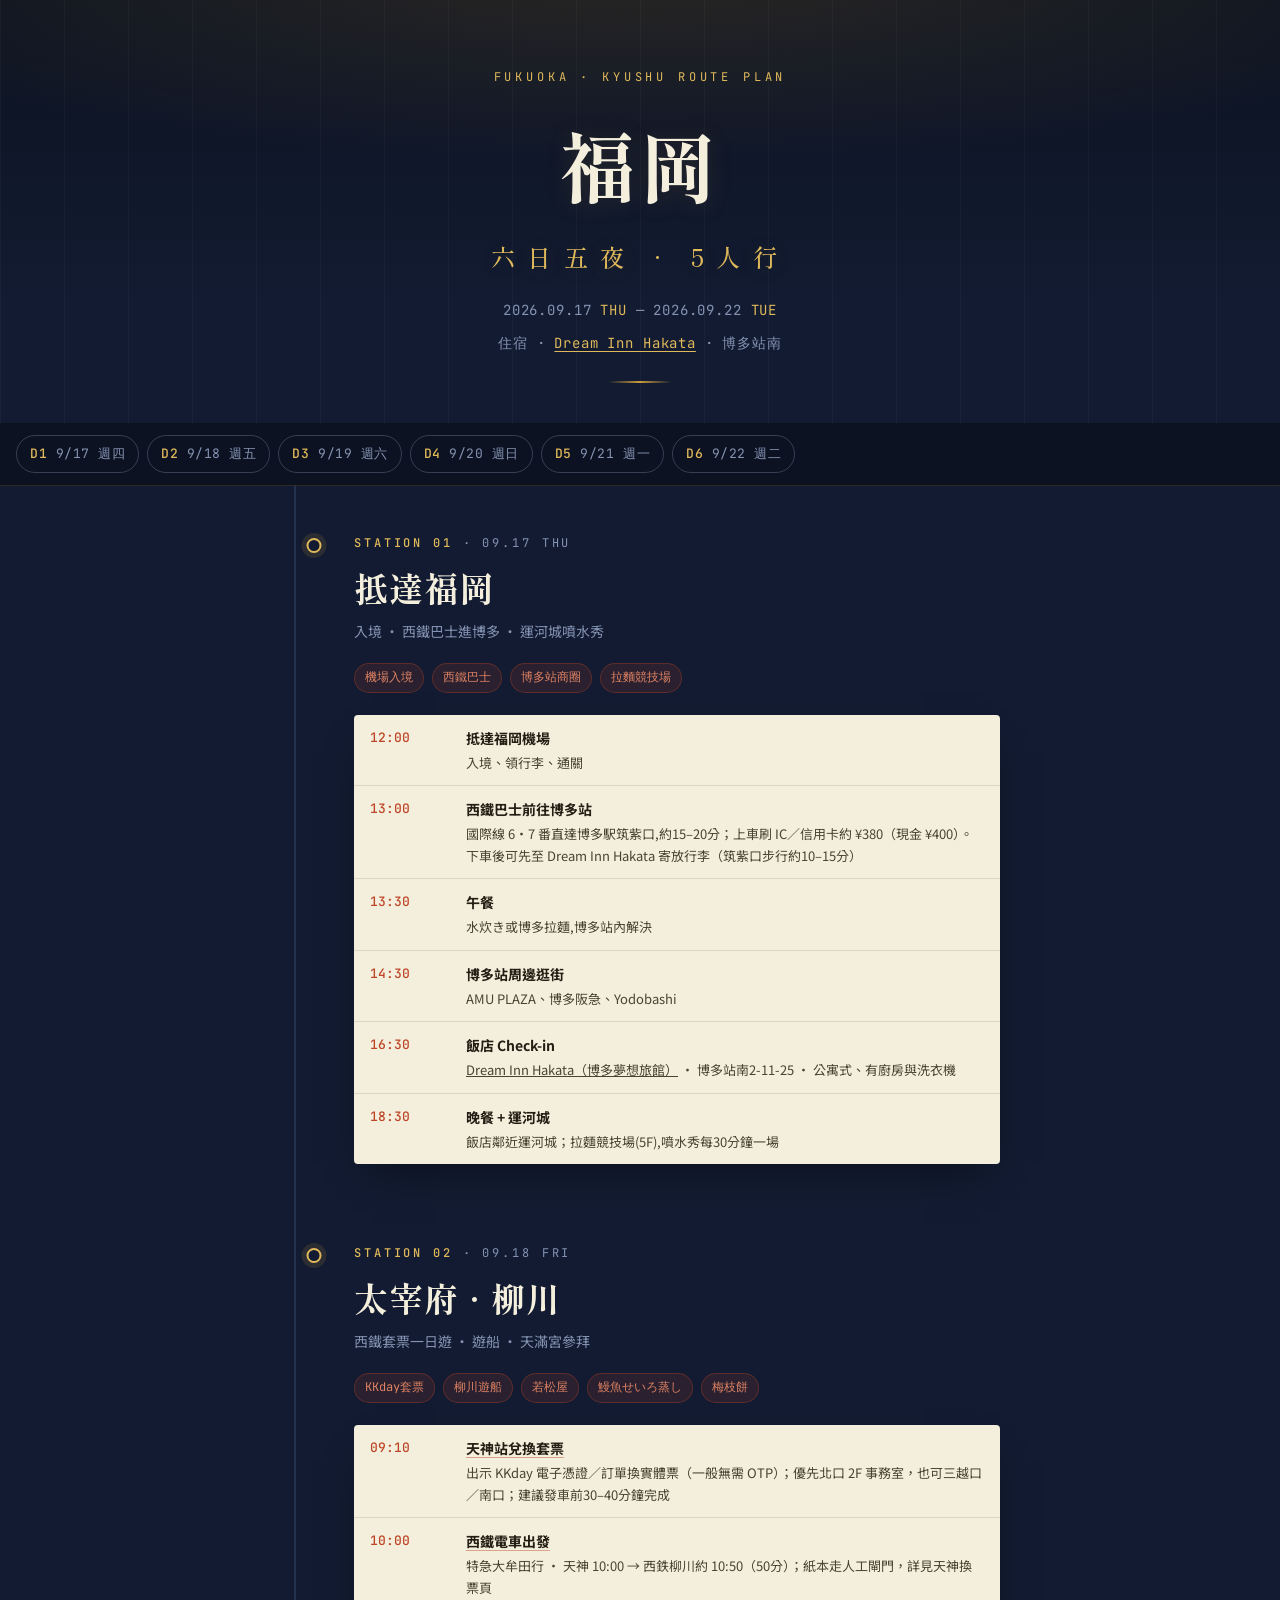
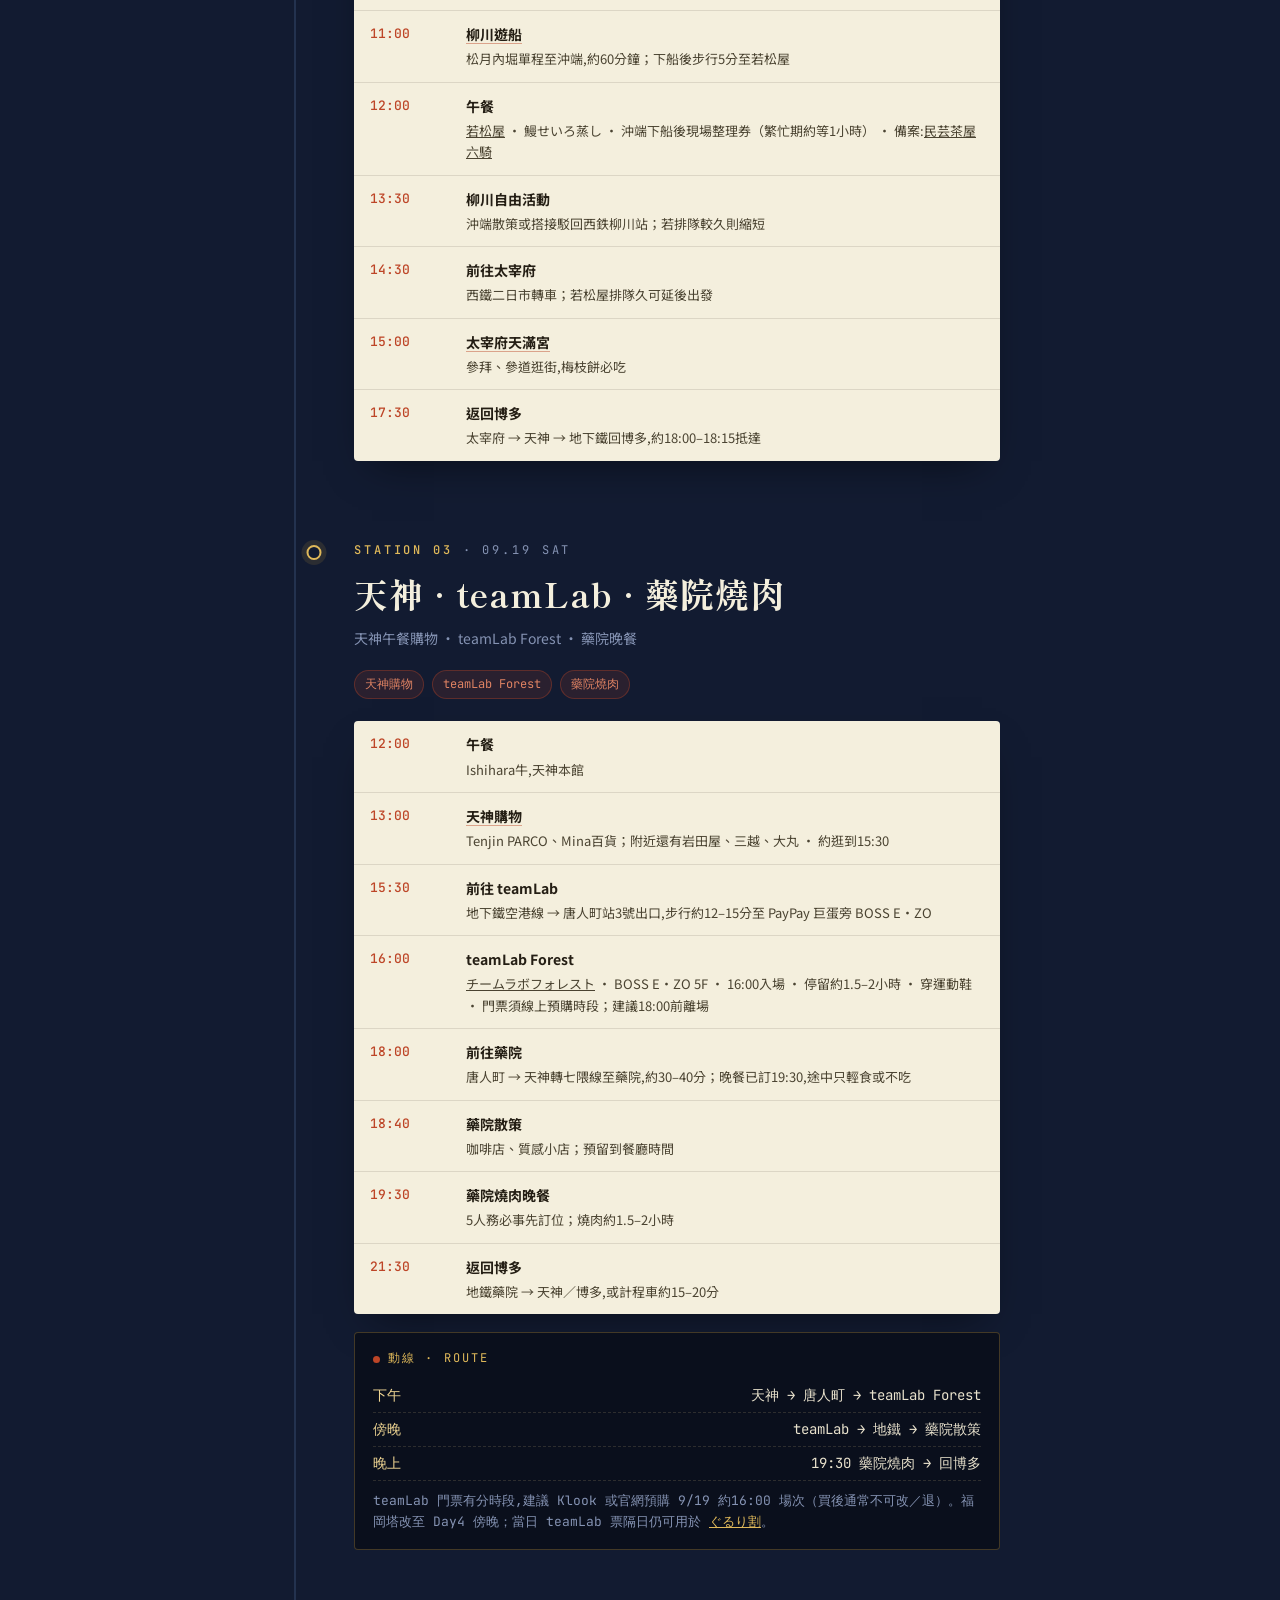
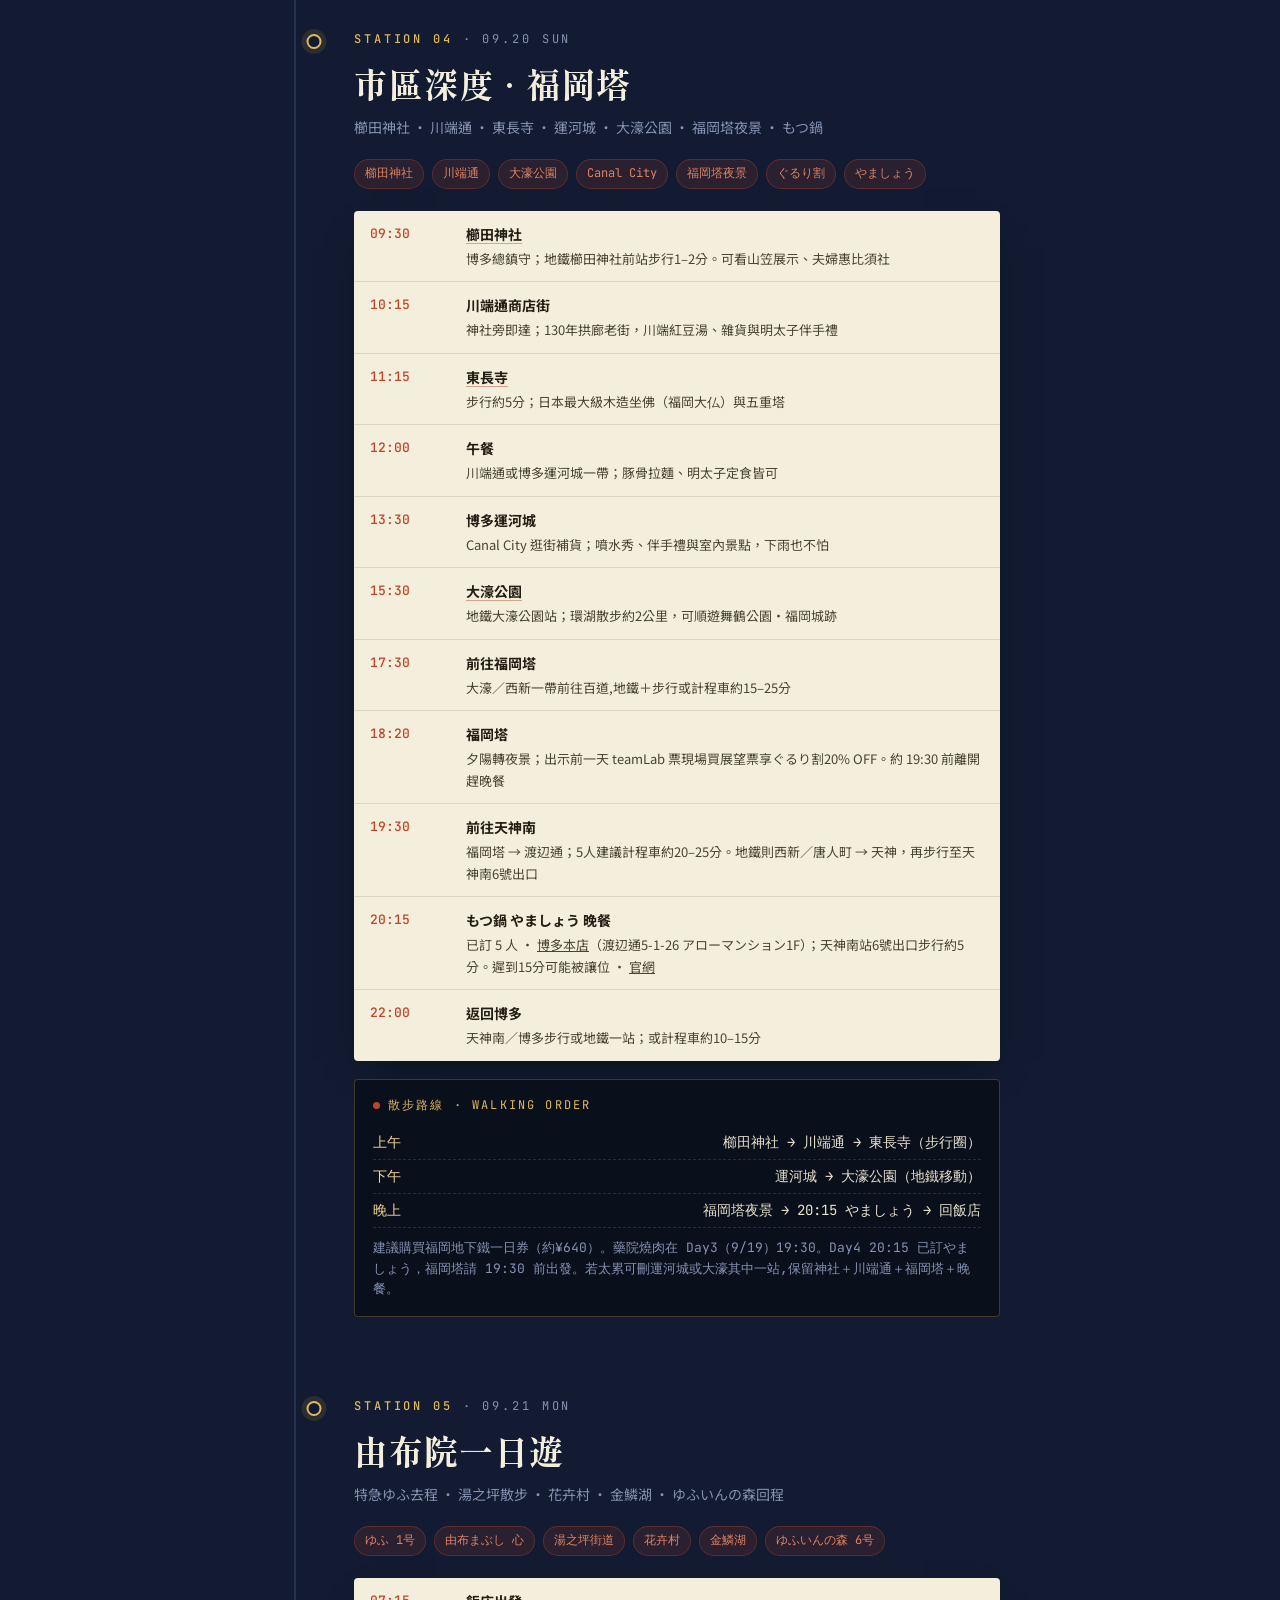
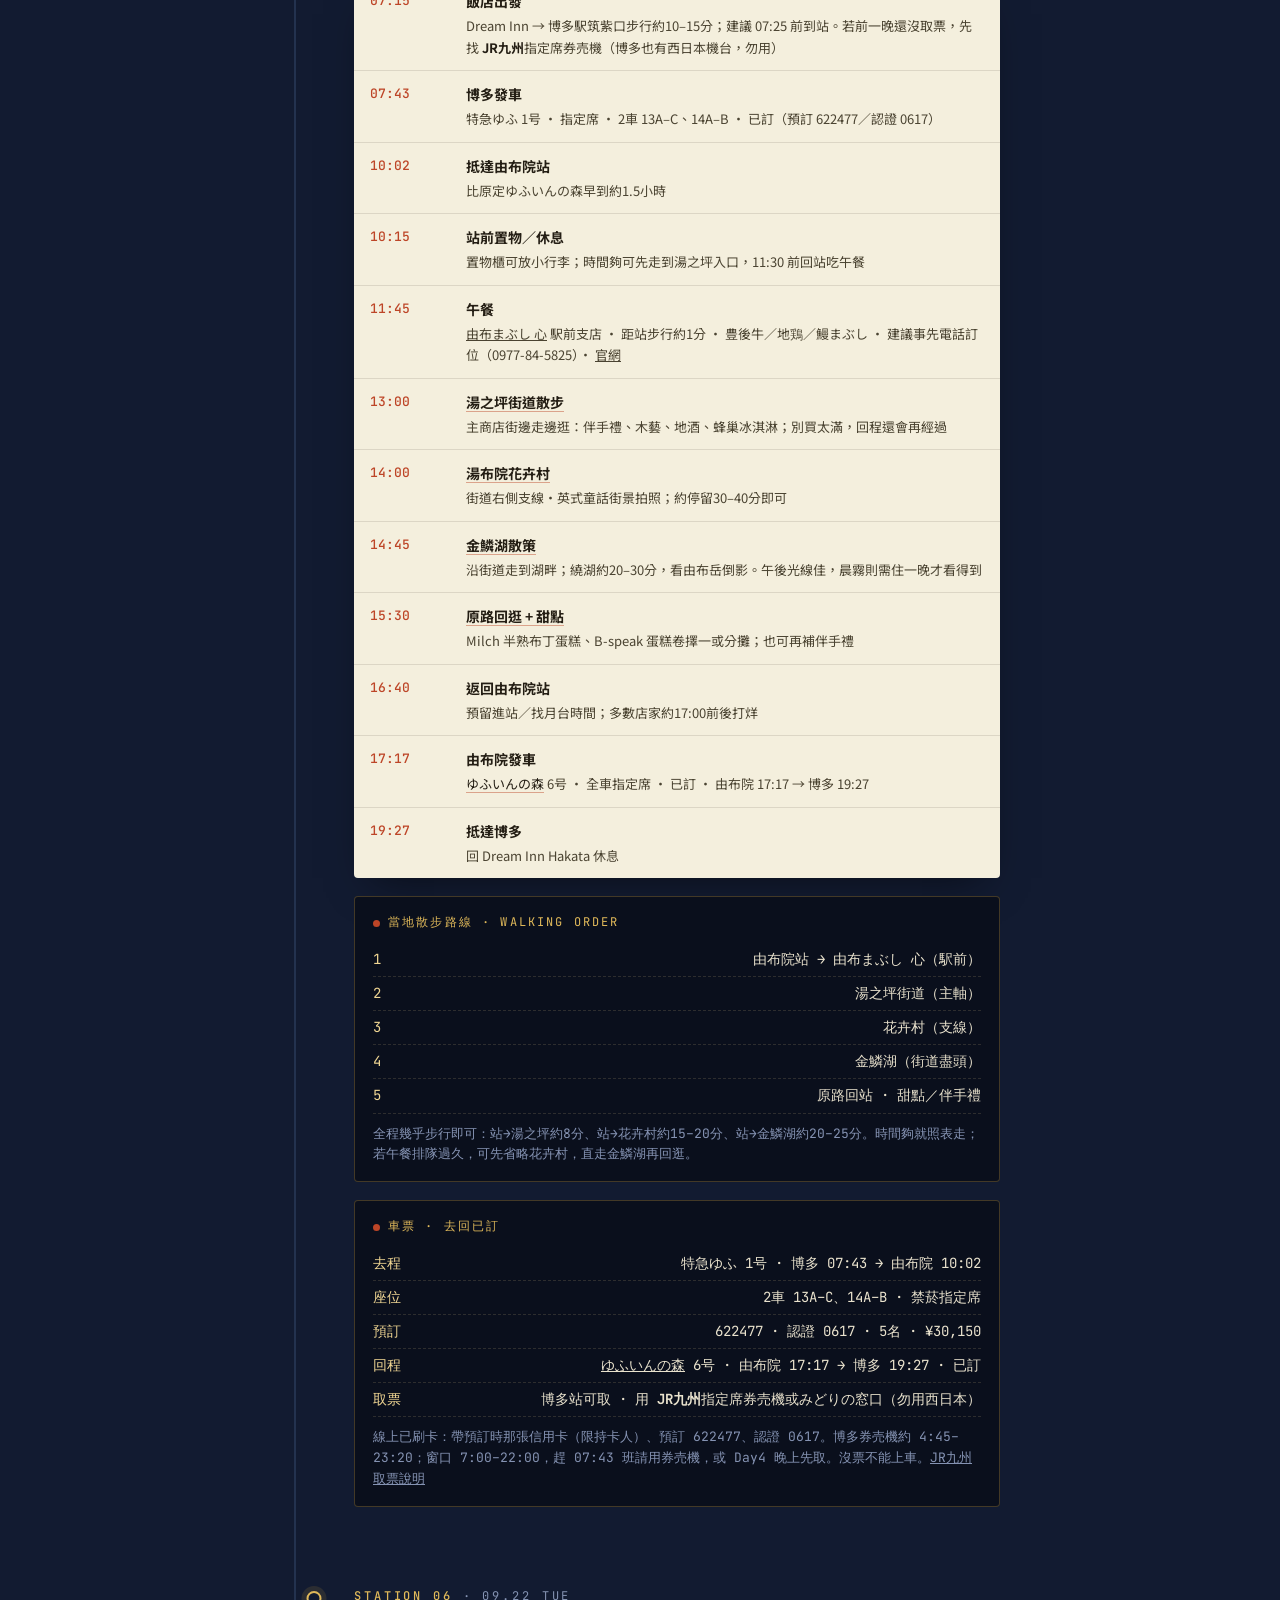
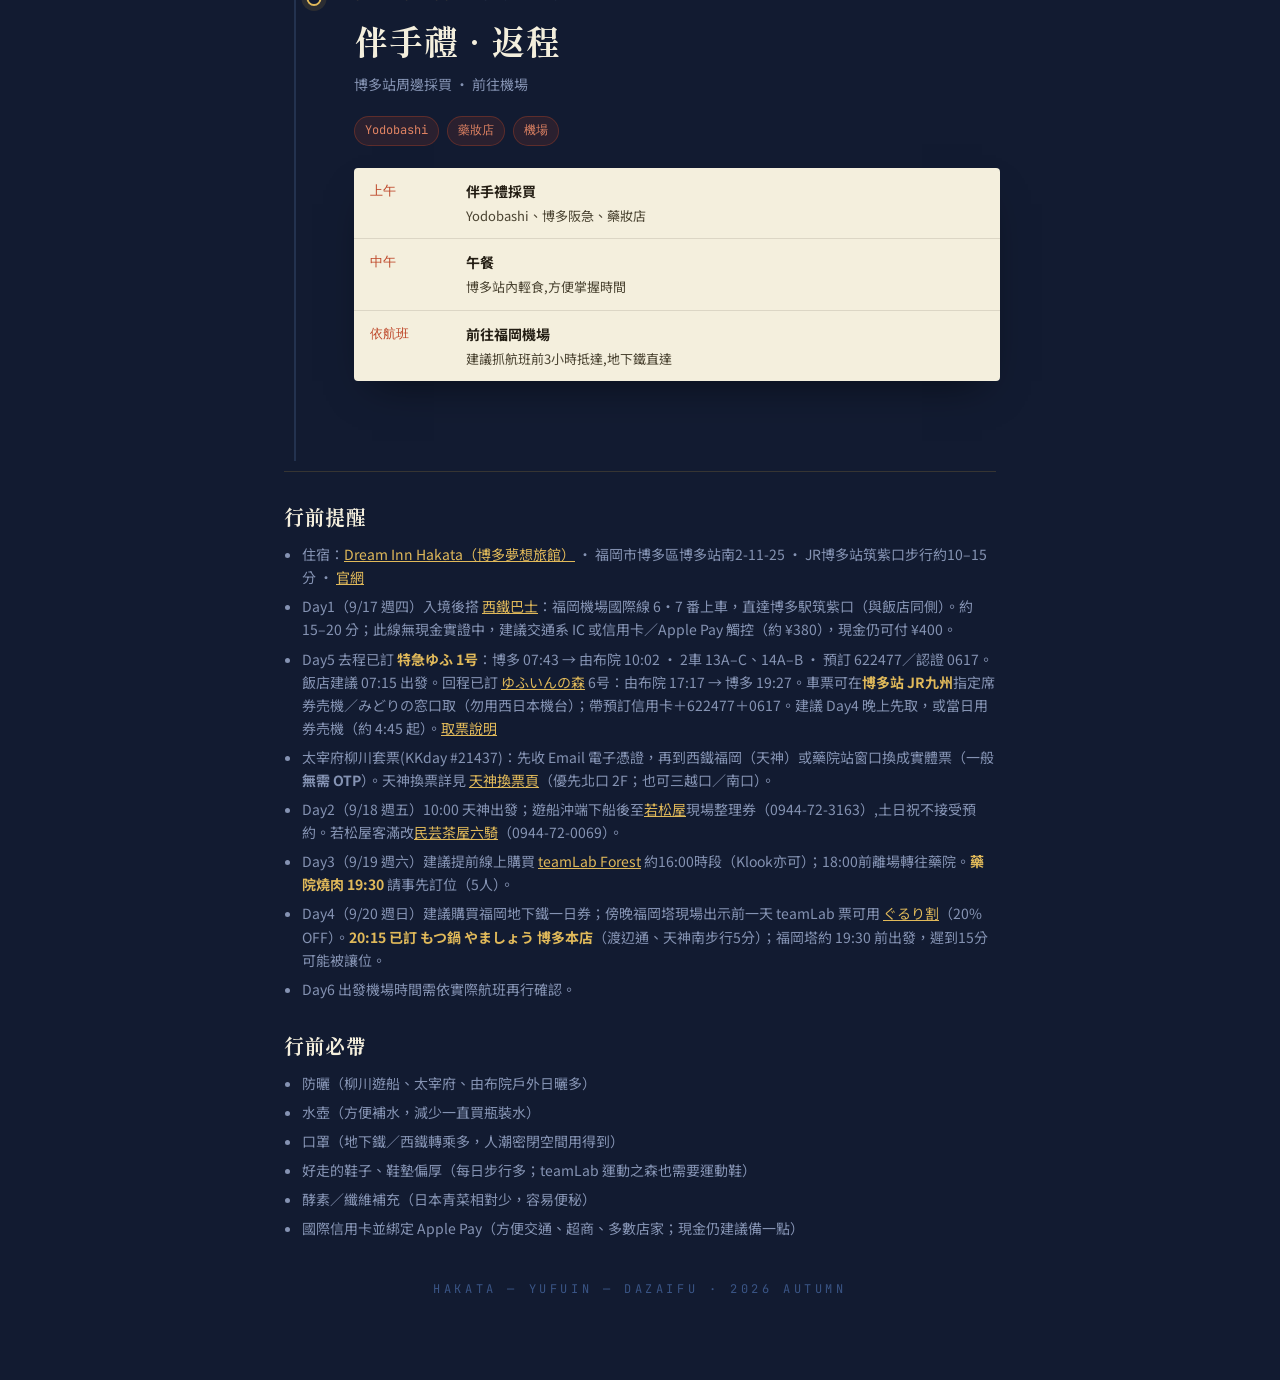
<file: index.html>
<!DOCTYPE html>
<html lang="zh-Hant">
<head>
<meta charset="UTF-8">
<meta name="viewport" content="width=device-width, initial-scale=1.0">
<title>福岡六日五夜 · 行程表</title>
<link rel="preconnect" href="https://fonts.googleapis.com">
<link rel="preconnect" href="https://fonts.gstatic.com" crossorigin>
<link href="https://fonts.googleapis.com/css2?family=Shippori+Mincho:wght@500;700;800&family=Noto+Sans+TC:wght@300;400;500;700&family=JetBrains+Mono:wght@400;500;700&display=swap" rel="stylesheet">
<style>
  :root{
    --bg: #121b31;
    --bg-deep: #0c1220;
    --paper: #f4efdd;
    --paper-warm: #ece2c4;
    --ink: #241e14;
    --ink-soft: #4a4331;
    --cream: #e9e2cd;
    --muted: #8593b3;
    --gold: #c89b3c;
    --gold-bright: #e0b95a;
    --vermillion: #bd4527;
    --rail: #3a5586;
    --rail-dim: #23324f;
    --font-display: 'Shippori Mincho', serif;
    --font-body: 'Noto Sans TC', sans-serif;
    --font-mono: 'JetBrains Mono', monospace;
    --fs-base: 16px;
    --fs-sm: 14px;
    --fs-xs: 13px;
    --fs-2xs: 12px;
  }

  * { box-sizing: border-box; margin:0; padding:0; }

  html { scroll-behavior: smooth; }

  body{
    background: var(--bg);
    color: var(--cream);
    font-family: var(--font-body);
    font-size: var(--fs-base);
    line-height: 1.65;
    -webkit-font-smoothing: antialiased;
  }

  @media (prefers-reduced-motion: reduce){
    html{ scroll-behavior:auto; }
    *{ animation-duration:0.01ms !important; transition-duration:0.01ms !important; }
  }

  a { color: inherit; }

  /* ---------- HERO ---------- */
  .hero{
    position: relative;
    padding: 68px 24px 40px;
    text-align:center;
    background:
      radial-gradient(ellipse 120% 80% at 50% -10%, rgba(200,155,60,0.16), transparent 60%),
      linear-gradient(180deg, var(--bg-deep), var(--bg) 70%);
    overflow:hidden;
  }
  .hero::before{
    content:"";
    position:absolute; inset:0;
    background-image: repeating-linear-gradient(90deg, rgba(233,226,205,0.035) 0 1px, transparent 1px 64px);
    pointer-events:none;
  }
  .hero-eyebrow{
    font-family: var(--font-mono);
    font-size: var(--fs-2xs);
    letter-spacing: 0.32em;
    color: var(--gold-bright);
    text-transform: uppercase;
  }
  .hero-title{
    font-family: var(--font-display);
    font-weight: 800;
    font-size: clamp(44px, 13vw, 76px);
    letter-spacing: 0.06em;
    margin: 14px 0 6px;
    color: var(--paper);
    text-shadow: 0 2px 24px rgba(200,155,60,0.15);
  }
  .hero-title small{
    display:block;
    font-size: 0.32em;
    font-weight: 500;
    letter-spacing: 0.5em;
    color: var(--gold-bright);
    margin-top: 10px;
  }
  .hero-meta{
    margin-top: 22px;
    font-family: var(--font-mono);
    font-size: var(--fs-sm);
    color: var(--muted);
    letter-spacing: 0.06em;
  }
  .hero-meta span{ color: var(--gold-bright); }
  .hero-rule{
    width: 64px; height: 2px;
    margin: 26px auto 0;
    background: linear-gradient(90deg, transparent, var(--gold), transparent);
  }

  /* ---------- DAY NAV ---------- */
  .daynav{
    position: sticky; top:0; z-index: 40;
    display:flex; gap:8px;
    padding: 12px 16px;
    overflow-x:auto;
    background: rgba(12,18,32,0.92);
    backdrop-filter: blur(10px);
    border-bottom: 1px solid rgba(200,155,60,0.18);
    scrollbar-width: none;
  }
  .daynav::-webkit-scrollbar{ display:none; }
  .daynav a{
    flex: 0 0 auto;
    font-family: var(--font-mono);
    font-size: var(--fs-xs);
    letter-spacing: 0.04em;
    color: var(--muted);
    text-decoration:none;
    padding: 7px 13px;
    border: 1px solid rgba(133,147,179,0.35);
    border-radius: 100px;
    white-space: nowrap;
    transition: color .25s, border-color .25s, background .25s;
  }
  .daynav a b{ color: var(--gold-bright); font-weight:500; }
  .daynav a.active, .daynav a:hover{
    color: var(--bg-deep);
    background: var(--gold-bright);
    border-color: var(--gold-bright);
  }
  .daynav a.active b, .daynav a:hover b{ color: var(--bg-deep); }

  /* ---------- MAIN / RAIL LINE ---------- */
  main{
    max-width: 760px;
    margin: 0 auto;
    padding: 8px 20px 40px;
    position: relative;
  }

  .line-track{
    position:absolute;
    left: 20px;
    top: 0;
    bottom: 0;
    width: 2px;
    background: var(--rail-dim);
  }
  @media (min-width: 560px){
    .line-track{ left: 34px; }
  }

  .day{
    position: relative;
    padding: 40px 0 40px 46px;
    opacity: 0;
    transform: translateY(18px);
    transition: opacity .7s ease, transform .7s ease;
  }
  @media (min-width: 560px){
    .day{ padding-left: 74px; }
  }
  .day.in{ opacity:1; transform: translateY(0); }

  .day-dot{
    position:absolute;
    left: 20px; top: 44px;
    width: 15px; height:15px;
    transform: translateX(-50%);
    border-radius: 50%;
    background: var(--bg);
    border: 2px solid var(--rail);
    transition: border-color .4s, box-shadow .4s;
  }
  @media (min-width: 560px){ .day-dot{ left: 34px; } }
  .day.in .day-dot{
    border-color: var(--gold-bright);
    box-shadow: 0 0 0 5px rgba(200,155,60,0.14);
  }

  .day-station{
    font-family: var(--font-mono);
    font-size: var(--fs-2xs);
    color: var(--muted);
    letter-spacing: 0.24em;
    text-transform: uppercase;
  }
  .day-station b{ color: var(--gold-bright); font-weight:500; }

  .day-title{
    font-family: var(--font-display);
    font-weight: 700;
    font-size: clamp(28px, 6vw, 34px);
    color: var(--paper);
    margin: 6px 0 4px;
    letter-spacing: 0.03em;
  }
  .day-sub{
    color: var(--muted);
    font-size: var(--fs-sm);
    margin-bottom: 20px;
  }

  .tags{
    display:flex; flex-wrap:wrap; gap:8px;
    margin-bottom: 22px;
  }
  .tag{
    font-family: var(--font-mono);
    font-size: var(--fs-2xs);
    padding: 4px 10px;
    border-radius: 100px;
    background: rgba(189,69,39,0.14);
    color: #e08363;
    border: 1px solid rgba(189,69,39,0.35);
  }

  /* schedule card */
  .card{
    background: var(--paper);
    color: var(--ink);
    border-radius: 4px;
    box-shadow: 0 18px 40px -18px rgba(0,0,0,0.55);
    overflow: hidden;
  }
  .sched{
    width: 100%;
    border-collapse: collapse;
  }
  .sched tr{
    border-bottom: 1px solid rgba(74,67,49,0.14);
  }
  .sched tr:last-child{ border-bottom:none; }
  .sched td{
    padding: 12px 16px;
    vertical-align: top;
    font-size: var(--fs-sm);
  }
  .sched td.time{
    font-family: var(--font-mono);
    font-weight: 500;
    color: var(--vermillion);
    white-space: nowrap;
    width: 96px;
    padding-right: 6px;
    font-size: var(--fs-xs);
  }
  .sched td.content b{
    font-weight: 700;
    color: var(--ink);
  }
  .sched td.content .note{
    display:block;
    margin-top:2px;
    color: var(--ink-soft);
    font-size: var(--fs-xs);
  }
  .sched a.spot{
    color: var(--ink);
    text-decoration: underline;
    text-decoration-color: rgba(189,69,39,0.45);
    text-underline-offset: 3px;
  }
  .sched a.spot:hover{ color: var(--vermillion); }
  .sched tr:hover{ background: rgba(200,155,60,0.08); }

  /* callout / departure-board style */
  .board{
    margin-top: 18px;
    background: #0a0f1c;
    border: 1px solid rgba(200,155,60,0.3);
    border-radius: 4px;
    padding: 16px 18px;
    font-family: var(--font-mono);
  }
  .board-head{
    display:flex; align-items:center; gap:8px;
    color: var(--gold-bright);
    font-size: var(--fs-2xs);
    letter-spacing: 0.18em;
    text-transform: uppercase;
    margin-bottom: 10px;
  }
  .board-head::before{
    content:"";
    width:7px; height:7px;
    background: var(--vermillion);
    border-radius: 50%;
    animation: blink 1.6s infinite;
  }
  @keyframes blink{ 0%,100%{opacity:1} 50%{opacity:0.25} }
  .board-row{
    display:flex; justify-content:space-between; gap:12px;
    font-size: var(--fs-sm);
    color: #f0d693;
    padding: 5px 0;
    border-bottom: 1px dashed rgba(240,214,147,0.15);
  }
  .board-row:last-child{ border-bottom:none; }
  .board-row span:last-child{ color: var(--cream); text-align:right; }
  .board-foot{
    margin-top: 10px;
    font-size: var(--fs-xs);
    color: var(--muted);
    line-height:1.6;
  }

  /* ---------- FOOTER ---------- */
  footer{
    max-width: 760px;
    margin: 0 auto;
    padding: 10px 24px 80px;
  }
  .footnote{
    border-top: 1px solid rgba(200,155,60,0.2);
    padding-top: 28px;
    font-size: var(--fs-sm);
    color: var(--muted);
  }
  .footnote h3{
    font-family: var(--font-display);
    color: var(--paper);
    font-weight: 700;
    font-size: 20px;
    margin-bottom: 10px;
    letter-spacing: 0.03em;
  }
  .footnote ul{ padding-left: 18px; margin-top: 6px; }
  .footnote li{ margin-bottom: 6px; }
  .sign{
    margin-top: 40px;
    text-align:center;
    font-family: var(--font-mono);
    font-size: var(--fs-2xs);
    letter-spacing: 0.3em;
    color: var(--rail);
    text-transform:uppercase;
  }
</style>
</head>
<body>

<header class="hero">
  <div class="hero-eyebrow">Fukuoka · Kyushu Route Plan</div>
  <h1 class="hero-title">福岡<small>六日五夜 · 5人行</small></h1>
  <div class="hero-meta">2026.09.17 <span>THU</span> — 2026.09.22 <span>TUE</span></div>
  <div class="hero-meta" style="margin-top:10px">住宿 · <span><a href="https://share.google/xhC2PampTVokPLQQ1" target="_blank" rel="noopener" style="color:var(--gold-bright);text-decoration:underline;text-underline-offset:3px">Dream Inn Hakata</a></span> · 博多站南</div>
  <div class="hero-rule"></div>
</header>

<nav class="daynav" id="daynav">
  <a href="#day1"><b>D1</b> 9/17 週四</a>
  <a href="#day2"><b>D2</b> 9/18 週五</a>
  <a href="#day3"><b>D3</b> 9/19 週六</a>
  <a href="#day4"><b>D4</b> 9/20 週日</a>
  <a href="#day5"><b>D5</b> 9/21 週一</a>
  <a href="#day6"><b>D6</b> 9/22 週二</a>
</nav>

<main>
  <div class="line-track"></div>

  <section class="day" id="day1">
    <div class="day-dot"></div>
    <div class="day-station"><b>Station 01</b> · 09.17 THU</div>
    <h2 class="day-title">抵達福岡</h2>
    <p class="day-sub">入境 · 西鐵巴士進博多 · 運河城噴水秀</p>
    <div class="tags"><span class="tag">機場入境</span><span class="tag">西鐵巴士</span><span class="tag">博多站商圈</span><span class="tag">拉麵競技場</span></div>
    <div class="card">
      <table class="sched">
        <tr><td class="time">12:00</td><td class="content"><b>抵達福岡機場</b><span class="note">入境、領行李、通關</span></td></tr>
        <tr><td class="time">13:00</td><td class="content"><b>西鐵巴士前往博多站</b><span class="note">國際線 6・7 番直達博多駅筑紫口,約15–20分；上車刷 IC／信用卡約 ¥380（現金 ¥400）。下車後可先至 Dream Inn Hakata 寄放行李（筑紫口步行約10–15分）</span></td></tr>
        <tr><td class="time">13:30</td><td class="content"><b>午餐</b><span class="note">水炊き或博多拉麵,博多站內解決</span></td></tr>
        <tr><td class="time">14:30</td><td class="content"><b>博多站周邊逛街</b><span class="note">AMU PLAZA、博多阪急、Yodobashi</span></td></tr>
        <tr><td class="time">16:30</td><td class="content"><b>飯店 Check-in</b><span class="note"><a href="https://share.google/xhC2PampTVokPLQQ1" target="_blank" rel="noopener">Dream Inn Hakata（博多夢想旅館）</a> · 博多站南2-11-25 · 公寓式、有廚房與洗衣機</span></td></tr>
        <tr><td class="time">18:30</td><td class="content"><b>晚餐 + 運河城</b><span class="note">飯店鄰近運河城；拉麵競技場(5F),噴水秀每30分鐘一場</span></td></tr>
      </table>
    </div>
  </section>

  <section class="day" id="day2">
    <div class="day-dot"></div>
    <div class="day-station"><b>Station 02</b> · 09.18 FRI</div>
    <h2 class="day-title">太宰府 · 柳川</h2>
    <p class="day-sub">西鐵套票一日遊 · 遊船 · 天滿宮參拜</p>
    <div class="tags"><span class="tag">KKday套票</span><span class="tag">柳川遊船</span><span class="tag">若松屋</span><span class="tag">鰻魚せいろ蒸し</span><span class="tag">梅枝餅</span></div>
    <div class="card">
      <table class="sched">
        <tr><td class="time">09:10</td><td class="content"><b><a class="spot" href="tenjin-exchange.html">天神站兌換套票</a></b><span class="note">出示 KKday 電子憑證／訂單換實體票（一般無需 OTP）；優先北口 2F 事務室，也可三越口／南口；建議發車前30–40分鐘完成</span></td></tr>
        <tr><td class="time">10:00</td><td class="content"><b><a class="spot" href="tenjin-exchange.html#boarding">西鐵電車出發</a></b><span class="note">特急大牟田行 · 天神 10:00 → 西鉄柳川約 10:50（50分）；紙本走人工閘門，詳見天神換票頁</span></td></tr>
        <tr><td class="time">11:00</td><td class="content"><b><a class="spot" href="yanagawa.html">柳川遊船</a></b><span class="note">松月內堀單程至沖端,約60分鐘；下船後步行5分至若松屋</span></td></tr>
        <tr><td class="time">12:00</td><td class="content"><b>午餐</b><span class="note"><a href="https://wakamatuya.com/" target="_blank" rel="noopener">若松屋</a> · 鰻せいろ蒸し · 沖端下船後現場整理券（繁忙期約等1小時） · 備案:<a href="https://www.yanagawakk.co.jp/rokkyu.html" target="_blank" rel="noopener">民芸茶屋六騎</a></span></td></tr>
        <tr><td class="time">13:30</td><td class="content"><b>柳川自由活動</b><span class="note">沖端散策或搭接駁回西鉄柳川站；若排隊較久則縮短</span></td></tr>
        <tr><td class="time">14:30</td><td class="content"><b>前往太宰府</b><span class="note">西鐵二日市轉車；若松屋排隊久可延後出發</span></td></tr>
        <tr><td class="time">15:00</td><td class="content"><b><a class="spot" href="dazaifu.html">太宰府天滿宮</a></b><span class="note">參拜、參道逛街,梅枝餅必吃</span></td></tr>
        <tr><td class="time">17:30</td><td class="content"><b>返回博多</b><span class="note">太宰府 → 天神 → 地下鐵回博多,約18:00–18:15抵達</span></td></tr>
      </table>
    </div>
  </section>

  <section class="day" id="day3">
    <div class="day-dot"></div>
    <div class="day-station"><b>Station 03</b> · 09.19 SAT</div>
    <h2 class="day-title">天神 · teamLab · 藥院燒肉</h2>
    <p class="day-sub">天神午餐購物 · teamLab Forest · 藥院晚餐</p>
    <div class="tags"><span class="tag">天神購物</span><span class="tag">teamLab Forest</span><span class="tag">藥院燒肉</span></div>
    <div class="card">
      <table class="sched">
        <tr><td class="time">12:00</td><td class="content"><b>午餐</b><span class="note">Ishihara牛,天神本館</span></td></tr>
        <tr><td class="time">13:00</td><td class="content"><b><a class="spot" href="tenjin.html">天神購物</a></b><span class="note">Tenjin PARCO、Mina百貨；附近還有岩田屋、三越、大丸 · 約逛到15:30</span></td></tr>
        <tr><td class="time">15:30</td><td class="content"><b>前往 teamLab</b><span class="note">地下鐵空港線 → 唐人町站3號出口,步行約12–15分至 PayPay 巨蛋旁 BOSS E・ZO</span></td></tr>
        <tr><td class="time">16:00</td><td class="content"><b>teamLab Forest</b><span class="note"><a href="https://www.teamlab.art/jp/e/forest/" target="_blank" rel="noopener">チームラボフォレスト</a> · BOSS E・ZO 5F · 16:00入場 · 停留約1.5–2小時 · 穿運動鞋 · 門票須線上預購時段；建議18:00前離場</span></td></tr>
        <tr><td class="time">18:00</td><td class="content"><b>前往藥院</b><span class="note">唐人町 → 天神轉七隈線至藥院,約30–40分；晚餐已訂19:30,途中只輕食或不吃</span></td></tr>
        <tr><td class="time">18:40</td><td class="content"><b>藥院散策</b><span class="note">咖啡店、質感小店；預留到餐廳時間</span></td></tr>
        <tr><td class="time">19:30</td><td class="content"><b>藥院燒肉晚餐</b><span class="note">5人務必事先訂位；燒肉約1.5–2小時</span></td></tr>
        <tr><td class="time">21:30</td><td class="content"><b>返回博多</b><span class="note">地鐵藥院 → 天神／博多,或計程車約15–20分</span></td></tr>
      </table>
    </div>
    <div class="board">
      <div class="board-head">動線 · Route</div>
      <div class="board-row"><span>下午</span><span>天神 → 唐人町 → teamLab Forest</span></div>
      <div class="board-row"><span>傍晚</span><span>teamLab → 地鐵 → 藥院散策</span></div>
      <div class="board-row"><span>晚上</span><span>19:30 藥院燒肉 → 回博多</span></div>
      <div class="board-foot">teamLab 門票有分時段,建議 Klook 或官網預購 9/19 約16:00 場次（買後通常不可改／退）。福岡塔改至 Day4 傍晚；當日 teamLab 票隔日仍可用於 <a href="https://www.fukuokatower.co.jp/event/archives/160" target="_blank" rel="noopener" style="color:var(--gold-bright)">ぐるり割</a>。</div>
    </div>
  </section>

  <section class="day" id="day4">
    <div class="day-dot"></div>
    <div class="day-station"><b>Station 04</b> · 09.20 SUN</div>
    <h2 class="day-title">市區深度 · 福岡塔</h2>
    <p class="day-sub">櫛田神社 · 川端通 · 東長寺 · 運河城 · 大濠公園 · 福岡塔夜景 · もつ鍋</p>
    <div class="tags"><span class="tag">櫛田神社</span><span class="tag">川端通</span><span class="tag">大濠公園</span><span class="tag">Canal City</span><span class="tag">福岡塔夜景</span><span class="tag">ぐるり割</span><span class="tag">やましょう</span></div>
    <div class="card">
      <table class="sched">
        <tr><td class="time">09:30</td><td class="content"><b><a class="spot" href="kushida.html">櫛田神社</a></b><span class="note">博多總鎮守；地鐵櫛田神社前站步行1–2分。可看山笠展示、夫婦惠比須社</span></td></tr>
        <tr><td class="time">10:15</td><td class="content"><b>川端通商店街</b><span class="note">神社旁即達；130年拱廊老街，川端紅豆湯、雜貨與明太子伴手禮</span></td></tr>
        <tr><td class="time">11:15</td><td class="content"><b><a class="spot" href="tochoji.html">東長寺</a></b><span class="note">步行約5分；日本最大級木造坐佛（福岡大仏）與五重塔</span></td></tr>
        <tr><td class="time">12:00</td><td class="content"><b>午餐</b><span class="note">川端通或博多運河城一帶；豚骨拉麵、明太子定食皆可</span></td></tr>
        <tr><td class="time">13:30</td><td class="content"><b>博多運河城</b><span class="note">Canal City 逛街補貨；噴水秀、伴手禮與室內景點，下雨也不怕</span></td></tr>
        <tr><td class="time">15:30</td><td class="content"><b><a class="spot" href="ohori.html">大濠公園</a></b><span class="note">地鐵大濠公園站；環湖散步約2公里，可順遊舞鶴公園・福岡城跡</span></td></tr>
        <tr><td class="time">17:30</td><td class="content"><b>前往福岡塔</b><span class="note">大濠／西新一帶前往百道,地鐵＋步行或計程車約15–25分</span></td></tr>
        <tr><td class="time">18:20</td><td class="content"><b>福岡塔</b><span class="note">夕陽轉夜景；出示前一天 teamLab 票現場買展望票享ぐるり割20% OFF。約 19:30 前離開趕晚餐</span></td></tr>
        <tr><td class="time">19:30</td><td class="content"><b>前往天神南</b><span class="note">福岡塔 → 渡辺通；5人建議計程車約20–25分。地鐵則西新／唐人町 → 天神，再步行至天神南6號出口</span></td></tr>
        <tr><td class="time">20:15</td><td class="content"><b>もつ鍋 やましょう 晚餐</b><span class="note">已訂 5 人 · <a href="https://maps.app.goo.gl/kzpDZdefr8wvga8z7?g_st=ic" target="_blank" rel="noopener">博多本店</a>（渡辺通5-1-26 アローマンション1F）；天神南站6號出口步行約5分。遲到15分可能被讓位 · <a href="https://www.motu-yamasyou.com/store_hakata/" target="_blank" rel="noopener">官網</a></span></td></tr>
        <tr><td class="time">22:00</td><td class="content"><b>返回博多</b><span class="note">天神南／博多步行或地鐵一站；或計程車約10–15分</span></td></tr>
      </table>
    </div>
    <div class="board">
      <div class="board-head">散步路線 · Walking Order</div>
      <div class="board-row"><span>上午</span><span>櫛田神社 → 川端通 → 東長寺（步行圈）</span></div>
      <div class="board-row"><span>下午</span><span>運河城 → 大濠公園（地鐵移動）</span></div>
      <div class="board-row"><span>晚上</span><span>福岡塔夜景 → 20:15 やましょう → 回飯店</span></div>
      <div class="board-foot">建議購買福岡地下鐵一日券（約¥640）。藥院燒肉在 Day3（9/19）19:30。Day4 20:15 已訂やましょう，福岡塔請 19:30 前出發。若太累可刪運河城或大濠其中一站,保留神社＋川端通＋福岡塔＋晚餐。</div>
    </div>
  </section>

  <section class="day" id="day5">
    <div class="day-dot"></div>
    <div class="day-station"><b>Station 05</b> · 09.21 MON</div>
    <h2 class="day-title">由布院一日遊</h2>
    <p class="day-sub">特急ゆふ去程 · 湯之坪散步 · 花卉村 · 金鱗湖 · ゆふいんの森回程</p>
    <div class="tags"><span class="tag">ゆふ 1号</span><span class="tag">由布まぶし 心</span><span class="tag">湯之坪街道</span><span class="tag">花卉村</span><span class="tag">金鱗湖</span><span class="tag">ゆふいんの森 6号</span></div>
    <div class="card">
      <table class="sched">
        <tr><td class="time">07:15</td><td class="content"><b>飯店出發</b><span class="note">Dream Inn → 博多駅筑紫口步行約10–15分；建議 07:25 前到站。若前一晚還沒取票，先找 <b>JR九州</b>指定席券売機（博多也有西日本機台，勿用）</span></td></tr>
        <tr><td class="time">07:43</td><td class="content"><b>博多發車</b><span class="note">特急ゆふ 1号 · 指定席 · 2車 13A–C、14A–B · 已訂（預訂 622477／認證 0617）</span></td></tr>
        <tr><td class="time">10:02</td><td class="content"><b>抵達由布院站</b><span class="note">比原定ゆふいんの森早到約1.5小時</span></td></tr>
        <tr><td class="time">10:15</td><td class="content"><b>站前置物／休息</b><span class="note">置物櫃可放小行李；時間夠可先走到湯之坪入口，11:30 前回站吃午餐</span></td></tr>
        <tr><td class="time">11:45</td><td class="content"><b>午餐</b><span class="note"><a href="https://www.instagram.com/reel/DbFIL9-Pd75/" target="_blank" rel="noopener">由布まぶし 心</a> 駅前支店 · 距站步行約1分 · 豊後牛／地鶏／鰻まぶし · 建議事先電話訂位（0977-84-5825）· <a href="https://yufumabushi-shin.com/" target="_blank" rel="noopener">官網</a></span></td></tr>
        <tr><td class="time">13:00</td><td class="content"><b><a class="spot" href="yunotsubo.html">湯之坪街道散步</a></b><span class="note">主商店街邊走邊逛：伴手禮、木藝、地酒、蜂巢冰淇淋；別買太滿，回程還會再經過</span></td></tr>
        <tr><td class="time">14:00</td><td class="content"><b><a class="spot" href="floral.html">湯布院花卉村</a></b><span class="note">街道右側支線・英式童話街景拍照；約停留30–40分即可</span></td></tr>
        <tr><td class="time">14:45</td><td class="content"><b><a class="spot" href="kinrinko.html">金鱗湖散策</a></b><span class="note">沿街道走到湖畔；繞湖約20–30分，看由布岳倒影。午後光線佳，晨霧則需住一晚才看得到</span></td></tr>
        <tr><td class="time">15:30</td><td class="content"><b><a class="spot" href="yufuin-sweets.html">原路回逛 + 甜點</a></b><span class="note">Milch 半熟布丁蛋糕、B-speak 蛋糕卷擇一或分攤；也可再補伴手禮</span></td></tr>
        <tr><td class="time">16:40</td><td class="content"><b>返回由布院站</b><span class="note">預留進站／找月台時間；多數店家約17:00前後打烊</span></td></tr>
        <tr><td class="time">17:17</td><td class="content"><b>由布院發車</b><span class="note"><a class="spot" href="yufuin-mori.html">ゆふいんの森</a> 6号 · 全車指定席 · 已訂 · 由布院 17:17 → 博多 19:27</span></td></tr>
        <tr><td class="time">19:27</td><td class="content"><b>抵達博多</b><span class="note">回 Dream Inn Hakata 休息</span></td></tr>
      </table>
    </div>
    <div class="board">
      <div class="board-head">當地散步路線 · Walking Order</div>
      <div class="board-row"><span>1</span><span>由布院站 → 由布まぶし 心（駅前）</span></div>
      <div class="board-row"><span>2</span><span>湯之坪街道（主軸）</span></div>
      <div class="board-row"><span>3</span><span>花卉村（支線）</span></div>
      <div class="board-row"><span>4</span><span>金鱗湖（街道盡頭）</span></div>
      <div class="board-row"><span>5</span><span>原路回站 · 甜點／伴手禮</span></div>
      <div class="board-foot">全程幾乎步行即可：站→湯之坪約8分、站→花卉村約15–20分、站→金鱗湖約20–25分。時間夠就照表走；若午餐排隊過久，可先省略花卉村，直走金鱗湖再回逛。</div>
    </div>
    <div class="board">
      <div class="board-head">車票 · 去回已訂</div>
      <div class="board-row"><span>去程</span><span>特急ゆふ 1号 · 博多 07:43 → 由布院 10:02</span></div>
      <div class="board-row"><span>座位</span><span>2車 13A–C、14A–B · 禁菸指定席</span></div>
      <div class="board-row"><span>預訂</span><span>622477 · 認證 0617 · 5名 · ¥30,150</span></div>
      <div class="board-row"><span>回程</span><span><a class="spot" href="yufuin-mori.html">ゆふいんの森</a> 6号 · 由布院 17:17 → 博多 19:27 · 已訂</span></div>
      <div class="board-row"><span>取票</span><span>博多站可取 · 用 <b>JR九州</b>指定席券売機或みどりの窓口（勿用西日本）</span></div>
      <div class="board-foot">線上已刷卡：帶預訂時那張信用卡（限持卡人）、預訂 622477、認證 0617。博多券売機約 4:45–23:20；窗口 7:00–22:00，趕 07:43 班請用券売機，或 Day4 晚上先取。沒票不能上車。<a href="https://www.jrkyushu.co.jp/english/train_reservation/receive/" target="_blank" rel="noopener">JR九州取票說明</a></div>
    </div>
  </section>

  <section class="day" id="day6">
    <div class="day-dot"></div>
    <div class="day-station"><b>Station 06</b> · 09.22 TUE</div>
    <h2 class="day-title">伴手禮 · 返程</h2>
    <p class="day-sub">博多站周邊採買 · 前往機場</p>
    <div class="tags"><span class="tag">Yodobashi</span><span class="tag">藥妝店</span><span class="tag">機場</span></div>
    <div class="card">
      <table class="sched">
        <tr><td class="time">上午</td><td class="content"><b>伴手禮採買</b><span class="note">Yodobashi、博多阪急、藥妝店</span></td></tr>
        <tr><td class="time">中午</td><td class="content"><b>午餐</b><span class="note">博多站內輕食,方便掌握時間</span></td></tr>
        <tr><td class="time">依航班</td><td class="content"><b>前往福岡機場</b><span class="note">建議抓航班前3小時抵達,地下鐵直達</span></td></tr>
      </table>
    </div>
  </section>
</main>

<footer>
  <div class="footnote">
    <h3>行前提醒</h3>
    <ul>
      <li>住宿：<a href="https://share.google/xhC2PampTVokPLQQ1" target="_blank" rel="noopener" style="color:var(--gold-bright)">Dream Inn Hakata（博多夢想旅館）</a> · 福岡市博多區博多站南2-11-25 · JR博多站筑紫口步行約10–15分 · <a href="https://www.dreaminnhakata.com/" target="_blank" rel="noopener" style="color:var(--gold-bright)">官網</a></li>
      <li>Day1（9/17 週四）入境後搭 <a href="https://www.nishitetsu.jp/bus/rosen/akeito/" target="_blank" rel="noopener" style="color:var(--gold-bright)">西鐵巴士</a>：福岡機場國際線 6・7 番上車，直達博多駅筑紫口（與飯店同側）。約 15–20 分；此線無現金實證中，建議交通系 IC 或信用卡／Apple Pay 觸控（約 ¥380），現金仍可付 ¥400。</li>
      <li>Day5 去程已訂 <b style="color:var(--gold-bright)">特急ゆふ 1号</b>：博多 07:43 → 由布院 10:02 · 2車 13A–C、14A–B · 預訂 622477／認證 0617。飯店建議 07:15 出發。回程已訂 <a class="spot" href="yufuin-mori.html" style="color:var(--gold-bright)">ゆふいんの森</a> 6号：由布院 17:17 → 博多 19:27。車票可在<b style="color:var(--gold-bright)">博多站 JR九州</b>指定席券売機／みどりの窓口取（勿用西日本機台）；帶預訂信用卡＋622477＋0617。建議 Day4 晚上先取，或當日用券売機（約 4:45 起）。<a href="https://www.jrkyushu.co.jp/english/train_reservation/receive/" target="_blank" rel="noopener" style="color:var(--gold-bright)">取票說明</a></li>
      <li>太宰府柳川套票(KKday #21437)：先收 Email 電子憑證，再到西鐵福岡（天神）或藥院站窗口換成實體票（一般<strong>無需 OTP</strong>）。天神換票詳見 <a class="spot" href="tenjin-exchange.html" style="color:var(--gold-bright)">天神換票頁</a>（優先北口 2F；也可三越口／南口）。</li>
      <li>Day2（9/18 週五）10:00 天神出發；遊船沖端下船後至<a href="https://wakamatuya.com/" target="_blank" rel="noopener" style="color:var(--gold-bright)">若松屋</a>現場整理券（0944-72-3163）,土日祝不接受預約。若松屋客滿改<a href="https://www.yanagawakk.co.jp/rokkyu.html" target="_blank" rel="noopener" style="color:var(--gold-bright)">民芸茶屋六騎</a>（0944-72-0069）。</li>
      <li>Day3（9/19 週六）建議提前線上購買 <a href="https://www.teamlab.art/jp/e/forest/" target="_blank" rel="noopener" style="color:var(--gold-bright)">teamLab Forest</a> 約16:00時段（Klook亦可）；18:00前離場轉往藥院。<b style="color:var(--gold-bright)">藥院燒肉 19:30</b> 請事先訂位（5人）。</li>
      <li>Day4（9/20 週日）建議購買福岡地下鐵一日券；傍晚福岡塔現場出示前一天 teamLab 票可用 <a href="https://www.fukuokatower.co.jp/event/archives/160" target="_blank" rel="noopener" style="color:var(--gold-bright)">ぐるり割</a>（20% OFF）。<b style="color:var(--gold-bright)">20:15 已訂 もつ鍋 やましょう 博多本店</b>（渡辺通、天神南步行5分）；福岡塔約 19:30 前出發，遲到15分可能被讓位。</li>
      <li>Day6 出發機場時間需依實際航班再行確認。</li>
    </ul>
    <h3 style="margin-top:28px">行前必帶</h3>
    <ul>
      <li>防曬（柳川遊船、太宰府、由布院戶外日曬多）</li>
      <li>水壺（方便補水，減少一直買瓶裝水）</li>
      <li>口罩（地下鐵／西鐵轉乘多，人潮密閉空間用得到）</li>
      <li>好走的鞋子、鞋墊偏厚（每日步行多；teamLab 運動之森也需要運動鞋）</li>
      <li>酵素／纖維補充（日本青菜相對少，容易便秘）</li>
      <li>國際信用卡並綁定 Apple Pay（方便交通、超商、多數店家；現金仍建議備一點）</li>
    </ul>
  </div>
  <div class="sign">Hakata — Yufuin — Dazaifu · 2026 Autumn</div>
</footer>

<script>
  // scroll-reveal for day sections
  const days = document.querySelectorAll('.day');
  const io = new IntersectionObserver((entries)=>{
    entries.forEach(e=>{
      if(e.isIntersecting){ e.target.classList.add('in'); }
    });
  }, { threshold: 0.15 });
  days.forEach(d=>io.observe(d));

  // active nav highlighting
  const navLinks = document.querySelectorAll('#daynav a');
  const navMap = {};
  navLinks.forEach(a=>{ navMap[a.getAttribute('href').slice(1)] = a; });

  const navIo = new IntersectionObserver((entries)=>{
    entries.forEach(e=>{
      const link = navMap[e.target.id];
      if(!link) return;
      if(e.isIntersecting){
        navLinks.forEach(l=>l.classList.remove('active'));
        link.classList.add('active');
      }
    });
  }, { threshold: 0.5, rootMargin: '-20% 0px -60% 0px' });
  days.forEach(d=>navIo.observe(d));
</script>

</body>
</html>
</file>
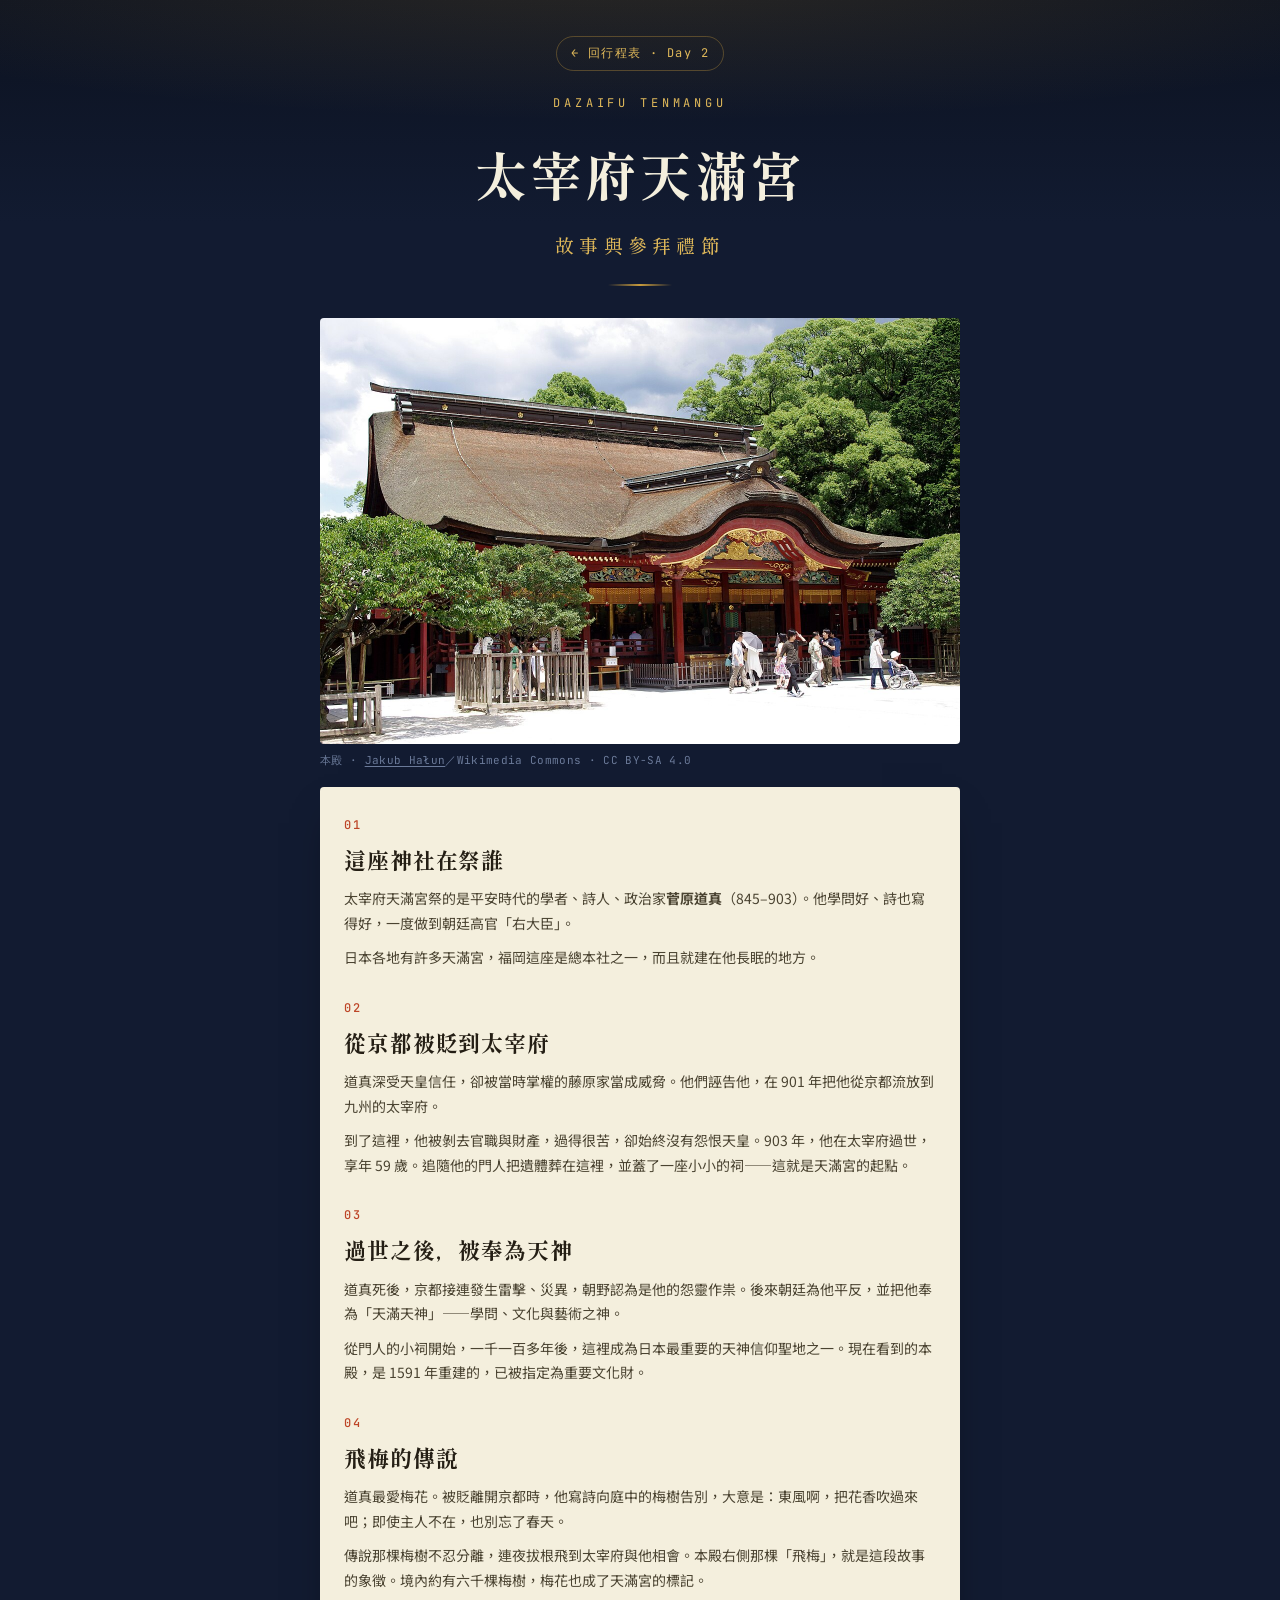
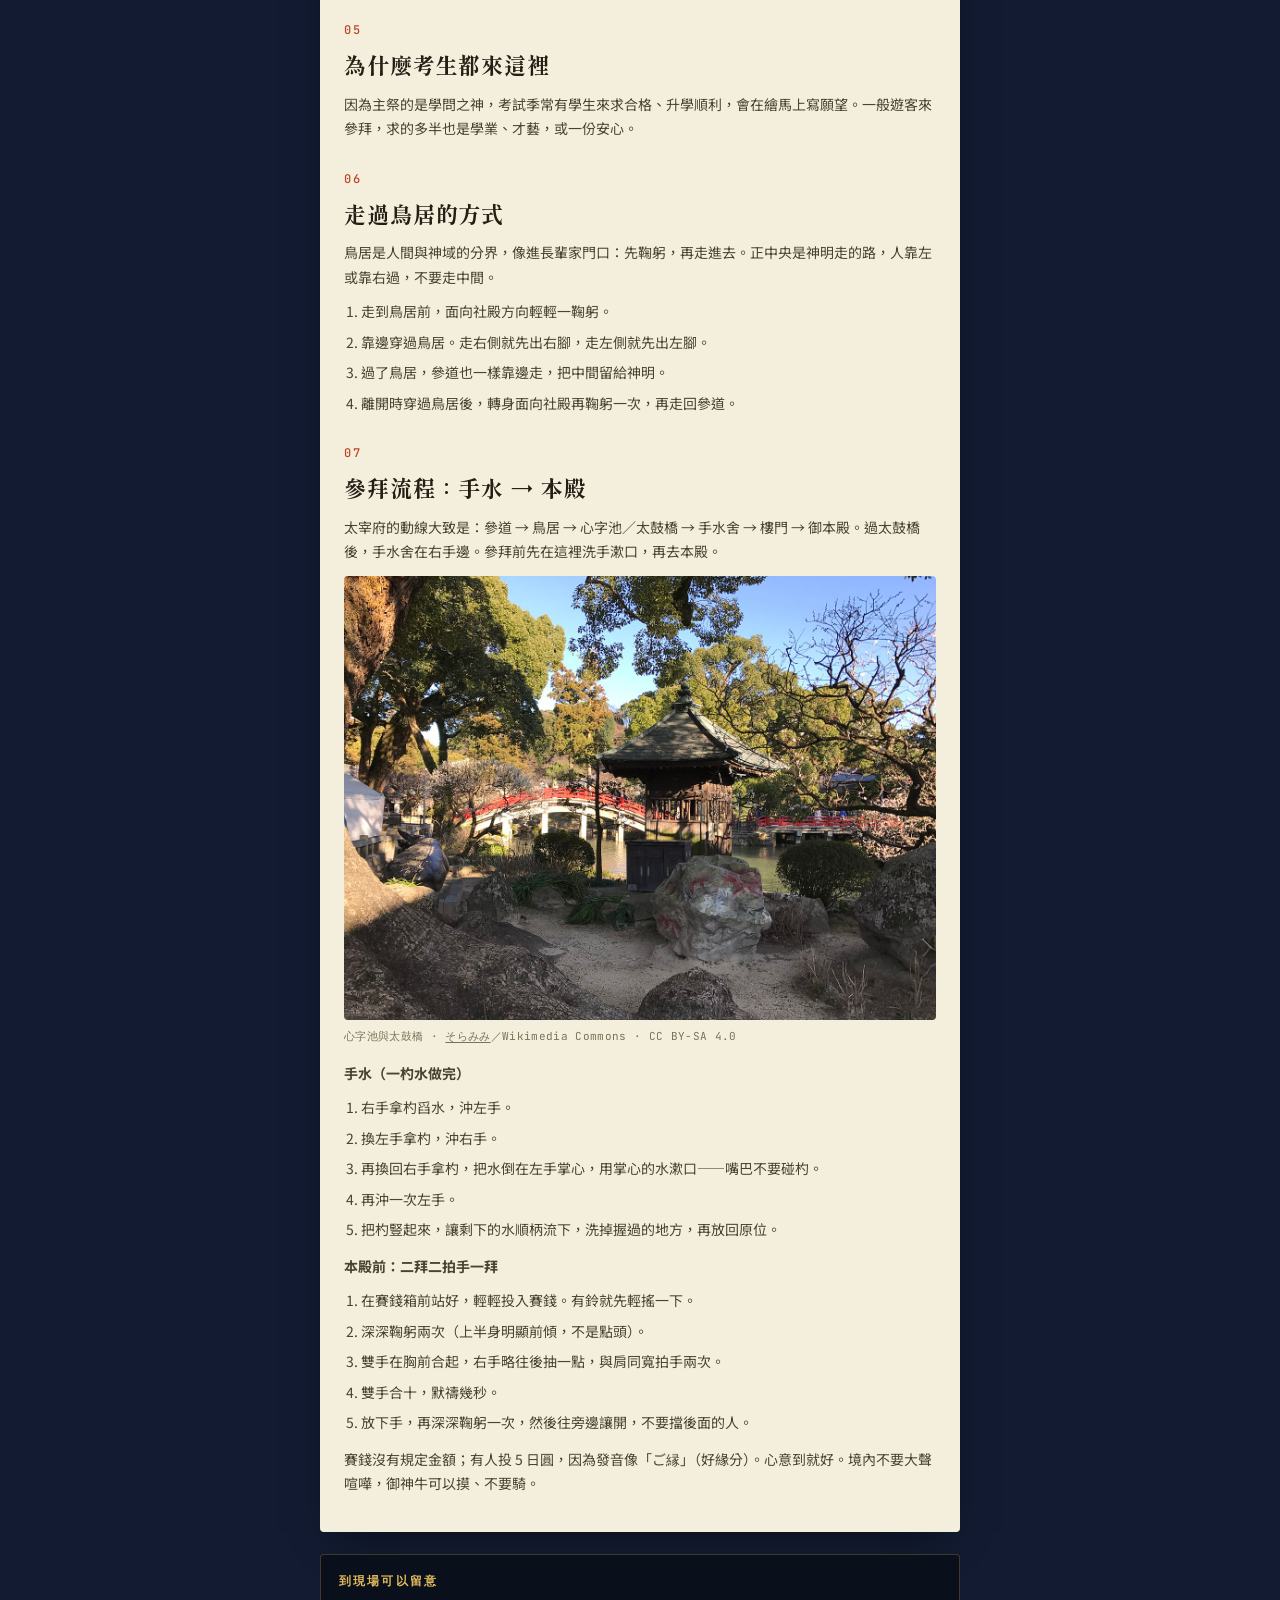
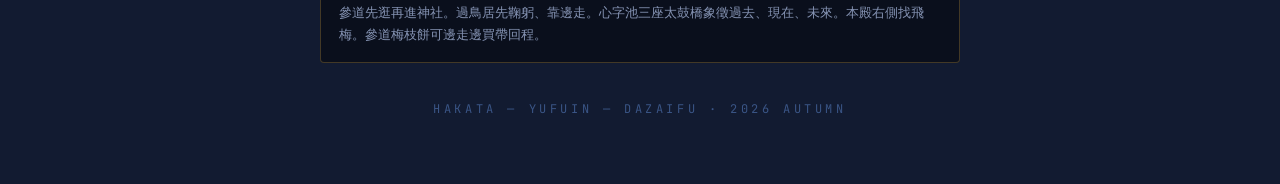
<file: dazaifu.html>
<!DOCTYPE html>
<html lang="zh-Hant">
<head>
<meta charset="UTF-8">
<meta name="viewport" content="width=device-width, initial-scale=1.0">
<title>太宰府天滿宮 · 故事與參拜禮節</title>
<link rel="preconnect" href="https://fonts.googleapis.com">
<link rel="preconnect" href="https://fonts.gstatic.com" crossorigin>
<link href="https://fonts.googleapis.com/css2?family=Shippori+Mincho:wght@500;700;800&family=Noto+Sans+TC:wght@300;400;500;700&family=JetBrains+Mono:wght@400;500;700&display=swap" rel="stylesheet">
<link rel="stylesheet" href="spot.css">
<style>
  :root{
    --bg: #121b31;
    --bg-deep: #0c1220;
    --paper: #f4efdd;
    --ink: #241e14;
    --ink-soft: #4a4331;
    --cream: #e9e2cd;
    --muted: #8593b3;
    --gold: #c89b3c;
    --gold-bright: #e0b95a;
    --vermillion: #bd4527;
    --font-display: 'Shippori Mincho', serif;
    --font-body: 'Noto Sans TC', sans-serif;
    --font-mono: 'JetBrains Mono', monospace;
    --fs-base: 16px;
    --fs-sm: 14px;
    --fs-xs: 13px;
    --fs-2xs: 12px;
  }

  * { box-sizing: border-box; margin:0; padding:0; }

  body{
    background: var(--bg);
    color: var(--cream);
    font-family: var(--font-body);
    font-size: var(--fs-base);
    line-height: 1.75;
    -webkit-font-smoothing: antialiased;
  }

  a { color: inherit; }

  .hero{
    position: relative;
    padding: 36px 24px 32px;
    text-align:center;
    background:
      radial-gradient(ellipse 120% 80% at 50% -10%, rgba(200,155,60,0.16), transparent 60%),
      linear-gradient(180deg, var(--bg-deep), var(--bg) 70%);
  }
  .back{
    display:inline-block;
    font-family: var(--font-mono);
    font-size: var(--fs-2xs);
    letter-spacing: 0.12em;
    color: var(--gold-bright);
    text-decoration:none;
    border: 1px solid rgba(200,155,60,0.35);
    border-radius: 100px;
    padding: 6px 14px;
    margin-bottom: 22px;
  }
  .back:hover{ background: rgba(200,155,60,0.12); }
  .hero-eyebrow{
    font-family: var(--font-mono);
    font-size: var(--fs-2xs);
    letter-spacing: 0.32em;
    color: var(--gold-bright);
    text-transform: uppercase;
  }
  .hero-title{
    font-family: var(--font-display);
    font-weight: 800;
    font-size: clamp(32px, 9vw, 52px);
    letter-spacing: 0.06em;
    margin: 14px 0 6px;
    color: var(--paper);
  }
  .hero-title small{
    display:block;
    font-size: 0.36em;
    font-weight: 500;
    letter-spacing: 0.28em;
    color: var(--gold-bright);
    margin-top: 10px;
  }
  .hero-rule{
    width: 64px; height: 2px;
    margin: 22px auto 0;
    background: linear-gradient(90deg, transparent, var(--gold), transparent);
  }

  main{
    max-width: 680px;
    margin: 0 auto;
    padding: 8px 20px 64px;
  }

  .card{
    background: var(--paper);
    color: var(--ink);
    border-radius: 4px;
    box-shadow: 0 18px 40px -18px rgba(0,0,0,0.55);
    padding: 28px 24px 8px;
  }

  .story{
    margin-bottom: 28px;
  }
  .story h2{
    font-family: var(--font-display);
    font-size: 22px;
    font-weight: 700;
    letter-spacing: 0.04em;
    color: var(--ink);
    margin-bottom: 8px;
  }
  .story h2 span{
    display:block;
    font-family: var(--font-mono);
    font-size: var(--fs-2xs);
    font-weight: 500;
    letter-spacing: 0.18em;
    color: var(--vermillion);
    margin-bottom: 4px;
  }
  .story p{
    color: var(--ink-soft);
    font-size: var(--fs-sm);
    margin-bottom: 10px;
  }
  .story ol{
    margin: 0 0 12px 1.2em;
    color: var(--ink-soft);
    font-size: var(--fs-sm);
  }
  .story li{ margin-bottom: 6px; }

  .visit{
    margin-top: 22px;
    background: #0a0f1c;
    border: 1px solid rgba(200,155,60,0.3);
    border-radius: 4px;
    padding: 16px 18px;
    font-family: var(--font-mono);
  }
  .visit h3{
    color: var(--gold-bright);
    font-size: var(--fs-2xs);
    letter-spacing: 0.18em;
    text-transform: uppercase;
    margin-bottom: 10px;
  }
  .visit p{
    font-size: var(--fs-xs);
    color: var(--muted);
    line-height: 1.7;
  }

  .sign{
    margin-top: 36px;
    text-align:center;
    font-family: var(--font-mono);
    font-size: var(--fs-2xs);
    letter-spacing: 0.3em;
    color: #3a5586;
    text-transform:uppercase;
  }
</style>
</head>
<body>

<header class="hero">
  <a class="back" href="index.html#day2">← 回行程表 · Day 2</a>
  <div class="hero-eyebrow">Dazaifu Tenmangu</div>
  <h1 class="hero-title">太宰府天滿宮<small>故事與參拜禮節</small></h1>
  <div class="hero-rule"></div>
</header>

<figure class="hero-photo">
  <img src="images/dazaifu-honden.jpg" alt="太宰府天滿宮本殿" width="1280" height="852">
  <figcaption>本殿 · <a href="https://commons.wikimedia.org/wiki/File:20100719_Dazaifu_Tenmangu_Shrine_3328.jpg">Jakub Hałun</a>／Wikimedia Commons · CC BY-SA 4.0</figcaption>
</figure>

<main>
  <div class="card">
    <section class="story">
      <h2><span>01</span>這座神社在祭誰</h2>
      <p>太宰府天滿宮祭的是平安時代的學者、詩人、政治家<strong>菅原道真</strong>（845–903）。他學問好、詩也寫得好，一度做到朝廷高官「右大臣」。</p>
      <p>日本各地有許多天滿宮，福岡這座是總本社之一，而且就建在他長眠的地方。</p>
    </section>

    <section class="story">
      <h2><span>02</span>從京都被貶到太宰府</h2>
      <p>道真深受天皇信任，卻被當時掌權的藤原家當成威脅。他們誣告他，在 901 年把他從京都流放到九州的太宰府。</p>
      <p>到了這裡，他被剝去官職與財產，過得很苦，卻始終沒有怨恨天皇。903 年，他在太宰府過世，享年 59 歲。追隨他的門人把遺體葬在這裡，並蓋了一座小小的祠——這就是天滿宮的起點。</p>
    </section>

    <section class="story">
      <h2><span>03</span>過世之後，被奉為天神</h2>
      <p>道真死後，京都接連發生雷擊、災異，朝野認為是他的怨靈作祟。後來朝廷為他平反，並把他奉為「天滿天神」——學問、文化與藝術之神。</p>
      <p>從門人的小祠開始，一千一百多年後，這裡成為日本最重要的天神信仰聖地之一。現在看到的本殿，是 1591 年重建的，已被指定為重要文化財。</p>
    </section>

    <section class="story">
      <h2><span>04</span>飛梅的傳說</h2>
      <p>道真最愛梅花。被貶離開京都時，他寫詩向庭中的梅樹告別，大意是：東風啊，把花香吹過來吧；即使主人不在，也別忘了春天。</p>
      <p>傳說那棵梅樹不忍分離，連夜拔根飛到太宰府與他相會。本殿右側那棵「飛梅」，就是這段故事的象徵。境內約有六千棵梅樹，梅花也成了天滿宮的標記。</p>
    </section>

    <section class="story">
      <h2><span>05</span>為什麼考生都來這裡</h2>
      <p>因為主祭的是學問之神，考試季常有學生來求合格、升學順利，會在繪馬上寫願望。一般遊客來參拜，求的多半也是學業、才藝，或一份安心。</p>
    </section>

    <section class="story">
      <h2><span>06</span>走過鳥居的方式</h2>
      <p>鳥居是人間與神域的分界，像進長輩家門口：先鞠躬，再走進去。正中央是神明走的路，人靠左或靠右過，不要走中間。</p>
      <ol>
        <li>走到鳥居前，面向社殿方向輕輕一鞠躬。</li>
        <li>靠邊穿過鳥居。走右側就先出右腳，走左側就先出左腳。</li>
        <li>過了鳥居，參道也一樣靠邊走，把中間留給神明。</li>
        <li>離開時穿過鳥居後，轉身面向社殿再鞠躬一次，再走回參道。</li>
      </ol>
    </section>

    <section class="story">
      <h2><span>07</span>參拜流程：手水 → 本殿</h2>
      <p>太宰府的動線大致是：參道 → 鳥居 → 心字池／太鼓橋 → 手水舍 → 樓門 → 御本殿。過太鼓橋後，手水舍在右手邊。參拜前先在這裡洗手漱口，再去本殿。</p>
      <figure class="photo">
        <img src="images/dazaifu-taikobashi.jpg" alt="心字池與太鼓橋" width="1280" height="960" loading="lazy">
        <figcaption>心字池與太鼓橋 · <a href="https://commons.wikimedia.org/wiki/File:Shinjiike_Pond_and_Taikobashi_Bridge_in_Dazaifu_Temman_Shrine.jpg">そらみみ</a>／Wikimedia Commons · CC BY-SA 4.0</figcaption>
      </figure>
      <p><strong>手水（一杓水做完）</strong></p>
      <ol>
        <li>右手拿杓舀水，沖左手。</li>
        <li>換左手拿杓，沖右手。</li>
        <li>再換回右手拿杓，把水倒在左手掌心，用掌心的水漱口——嘴巴不要碰杓。</li>
        <li>再沖一次左手。</li>
        <li>把杓豎起來，讓剩下的水順柄流下，洗掉握過的地方，再放回原位。</li>
      </ol>
      <p><strong>本殿前：二拜二拍手一拜</strong></p>
      <ol>
        <li>在賽錢箱前站好，輕輕投入賽錢。有鈴就先輕搖一下。</li>
        <li>深深鞠躬兩次（上半身明顯前傾，不是點頭）。</li>
        <li>雙手在胸前合起，右手略往後抽一點，與肩同寬拍手兩次。</li>
        <li>雙手合十，默禱幾秒。</li>
        <li>放下手，再深深鞠躬一次，然後往旁邊讓開，不要擋後面的人。</li>
      </ol>
      <p>賽錢沒有規定金額；有人投 5 日圓，因為發音像「ご縁」（好緣分）。心意到就好。境內不要大聲喧嘩，御神牛可以摸、不要騎。</p>
    </section>
  </div>

  <div class="visit">
    <h3>到現場可以留意</h3>
    <p>參道先逛再進神社。過鳥居先鞠躬、靠邊走。心字池三座太鼓橋象徵過去、現在、未來。本殿右側找飛梅。參道梅枝餅可邊走邊買帶回程。</p>
  </div>

  <div class="sign">Hakata — Yufuin — Dazaifu · 2026 Autumn</div>
</main>

</body>
</html>
</file>
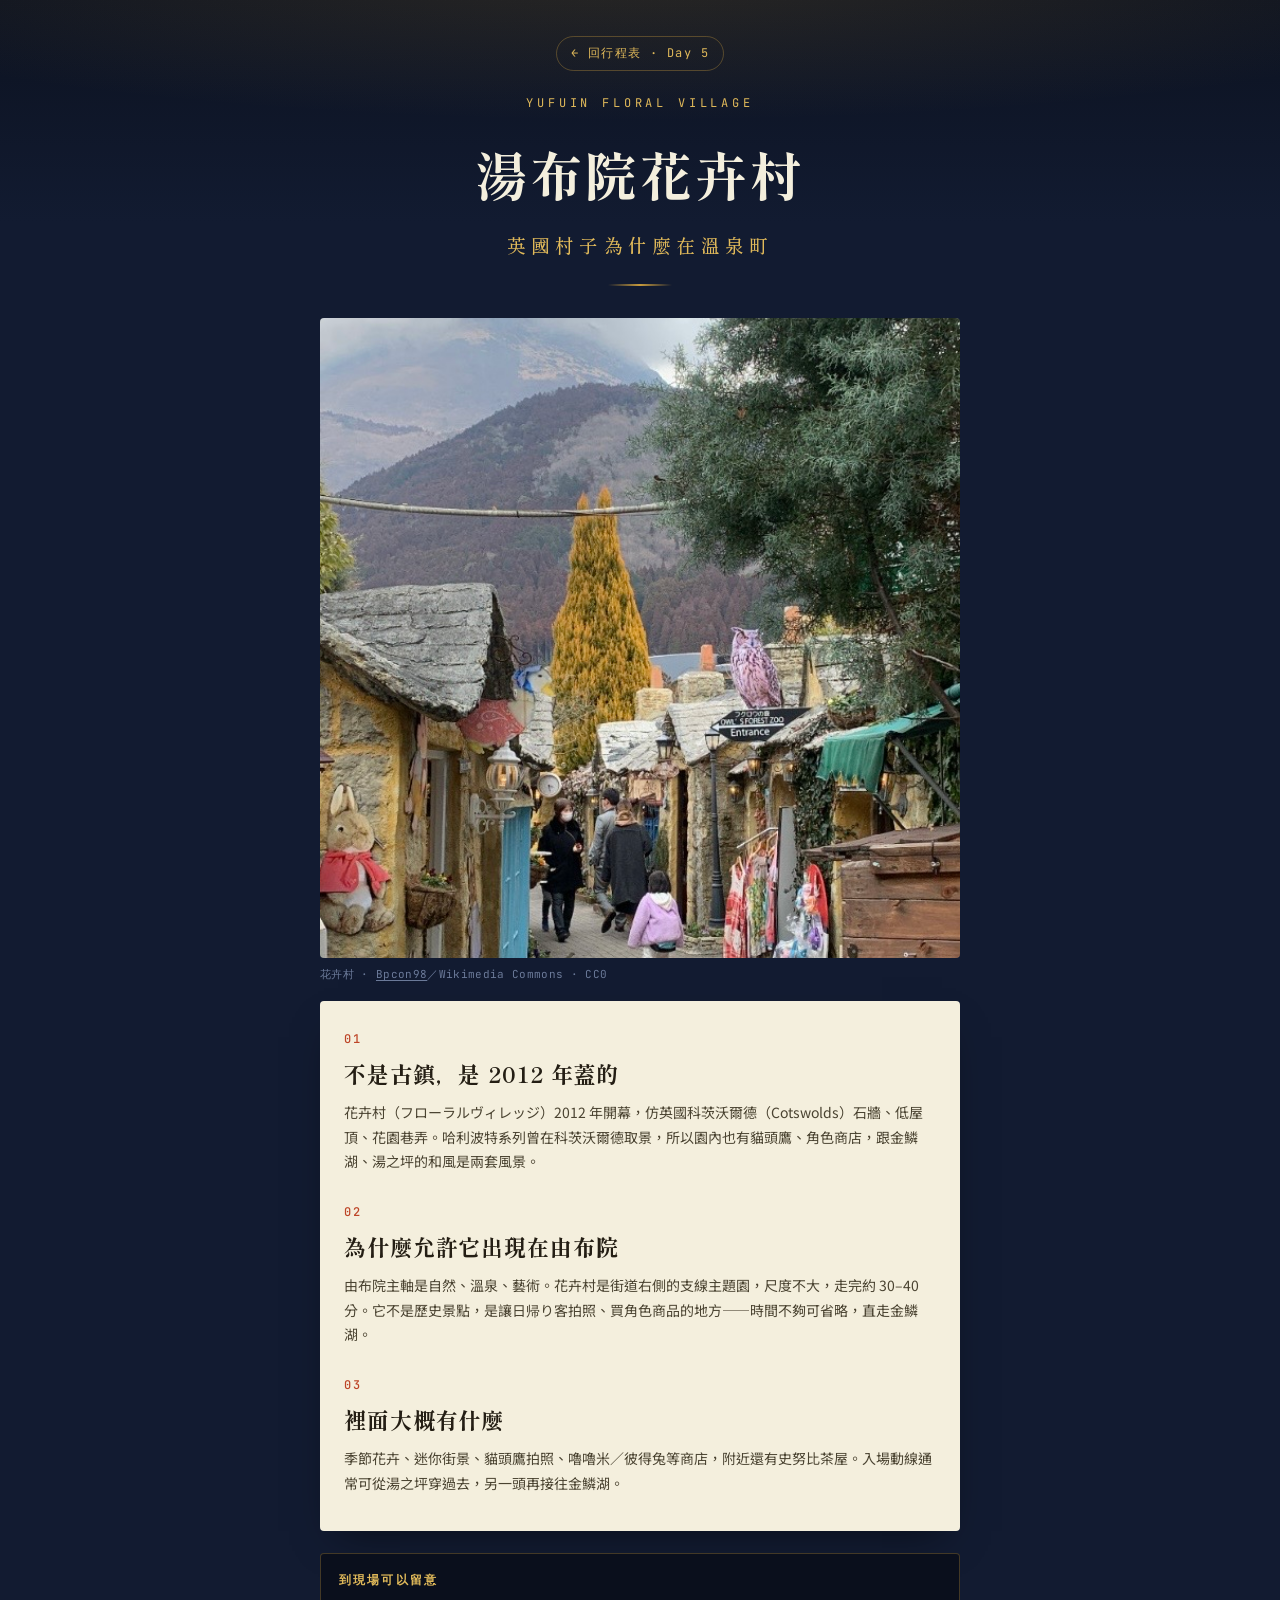
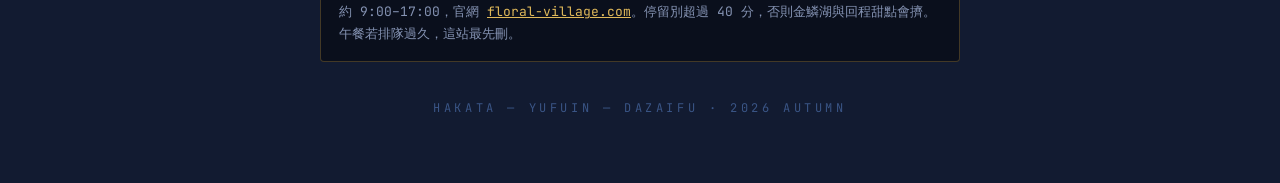
<file: floral.html>
<!DOCTYPE html>
<html lang="zh-Hant">
<head>
<meta charset="UTF-8">
<meta name="viewport" content="width=device-width, initial-scale=1.0">
<title>湯布院花卉村 · 英國村子為什麼在這裡</title>
<link rel="preconnect" href="https://fonts.googleapis.com">
<link rel="preconnect" href="https://fonts.gstatic.com" crossorigin>
<link href="https://fonts.googleapis.com/css2?family=Shippori+Mincho:wght@500;700;800&family=Noto+Sans+TC:wght@300;400;500;700&family=JetBrains+Mono:wght@400;500;700&display=swap" rel="stylesheet">
<link rel="stylesheet" href="spot.css">
<style>
  :root{ --bg:#121b31; --bg-deep:#0c1220; --paper:#f4efdd; --ink:#241e14; --ink-soft:#4a4331; --cream:#e9e2cd; --muted:#8593b3; --gold:#c89b3c; --gold-bright:#e0b95a; --vermillion:#bd4527; --font-display:'Shippori Mincho',serif; --font-body:'Noto Sans TC',sans-serif; --font-mono:'JetBrains Mono',monospace; --fs-base:16px; --fs-sm:14px; --fs-xs:13px; --fs-2xs:12px; }
  *{ box-sizing:border-box; margin:0; padding:0; }
  body{ background:var(--bg); color:var(--cream); font-family:var(--font-body); font-size:var(--fs-base); line-height:1.75; -webkit-font-smoothing:antialiased; }
  a{ color:inherit; }
  .hero{ position:relative; padding:36px 24px 32px; text-align:center; background:radial-gradient(ellipse 120% 80% at 50% -10%, rgba(200,155,60,0.16), transparent 60%), linear-gradient(180deg, var(--bg-deep), var(--bg) 70%); }
  .back{ display:inline-block; font-family:var(--font-mono); font-size:var(--fs-2xs); letter-spacing:0.12em; color:var(--gold-bright); text-decoration:none; border:1px solid rgba(200,155,60,0.35); border-radius:100px; padding:6px 14px; margin-bottom:22px; }
  .back:hover{ background:rgba(200,155,60,0.12); }
  .hero-eyebrow{ font-family:var(--font-mono); font-size:var(--fs-2xs); letter-spacing:0.32em; color:var(--gold-bright); text-transform:uppercase; }
  .hero-title{ font-family:var(--font-display); font-weight:800; font-size:clamp(32px,9vw,52px); letter-spacing:0.06em; margin:14px 0 6px; color:var(--paper); }
  .hero-title small{ display:block; font-size:0.36em; font-weight:500; letter-spacing:0.28em; color:var(--gold-bright); margin-top:10px; }
  .hero-rule{ width:64px; height:2px; margin:22px auto 0; background:linear-gradient(90deg, transparent, var(--gold), transparent); }
  main{ max-width:680px; margin:0 auto; padding:8px 20px 64px; }
  .card{ background:var(--paper); color:var(--ink); border-radius:4px; box-shadow:0 18px 40px -18px rgba(0,0,0,0.55); padding:28px 24px 8px; }
  .story{ margin-bottom:28px; }
  .story h2{ font-family:var(--font-display); font-size:22px; font-weight:700; letter-spacing:0.04em; margin-bottom:8px; }
  .story h2 span{ display:block; font-family:var(--font-mono); font-size:var(--fs-2xs); font-weight:500; letter-spacing:0.18em; color:var(--vermillion); margin-bottom:4px; }
  .story p{ color:var(--ink-soft); font-size:var(--fs-sm); margin-bottom:10px; }
  .story a{ color:var(--vermillion); text-underline-offset:3px; }
  .visit{ margin-top:22px; background:#0a0f1c; border:1px solid rgba(200,155,60,0.3); border-radius:4px; padding:16px 18px; font-family:var(--font-mono); }
  .visit h3{ color:var(--gold-bright); font-size:var(--fs-2xs); letter-spacing:0.18em; text-transform:uppercase; margin-bottom:10px; }
  .visit p{ font-size:var(--fs-xs); color:var(--muted); line-height:1.7; }
  .sign{ margin-top:36px; text-align:center; font-family:var(--font-mono); font-size:var(--fs-2xs); letter-spacing:0.3em; color:#3a5586; text-transform:uppercase; }
</style>
</head>
<body>
<header class="hero">
  <a class="back" href="index.html#day5">← 回行程表 · Day 5</a>
  <div class="hero-eyebrow">Yufuin Floral Village</div>
  <h1 class="hero-title">湯布院花卉村<small>英國村子為什麼在溫泉町</small></h1>
  <div class="hero-rule"></div>
</header>

<figure class="hero-photo portrait">
  <img src="images/floral-village.jpg" alt="湯布院花卉村英式巷弄" width="1280" height="2086">
  <figcaption>花卉村 · <a href="https://commons.wikimedia.org/wiki/File:Yufuin_Floral_Village.jpg">Bpcon98</a>／Wikimedia Commons · CC0</figcaption>
</figure>
<main>
  <div class="card">
    <section class="story">
      <h2><span>01</span>不是古鎮，是 2012 年蓋的</h2>
      <p>花卉村（フローラルヴィレッジ）2012 年開幕，仿英國科茨沃爾德（Cotswolds）石牆、低屋頂、花園巷弄。哈利波特系列曾在科茨沃爾德取景，所以園內也有貓頭鷹、角色商店，跟金鱗湖、湯之坪的和風是兩套風景。</p>
    </section>
    <section class="story">
      <h2><span>02</span>為什麼允許它出現在由布院</h2>
      <p>由布院主軸是自然、溫泉、藝術。花卉村是街道右側的支線主題園，尺度不大，走完約 30–40 分。它不是歷史景點，是讓日帰り客拍照、買角色商品的地方——時間不夠可省略，直走金鱗湖。</p>
    </section>
    <section class="story">
      <h2><span>03</span>裡面大概有什麼</h2>
      <p>季節花卉、迷你街景、貓頭鷹拍照、嚕嚕米／彼得兔等商店，附近還有史努比茶屋。入場動線通常可從湯之坪穿過去，另一頭再接往金鱗湖。</p>
    </section>
  </div>
  <div class="visit">
    <h3>到現場可以留意</h3>
    <p>約 9:00–17:00，官網 <a href="https://floral-village.com/" target="_blank" rel="noopener" style="color:var(--gold-bright)">floral-village.com</a>。停留別超過 40 分，否則金鱗湖與回程甜點會擠。午餐若排隊過久，這站最先刪。</p>
  </div>
  <div class="sign">Hakata — Yufuin — Dazaifu · 2026 Autumn</div>
</main>
</body>
</html>
</file>
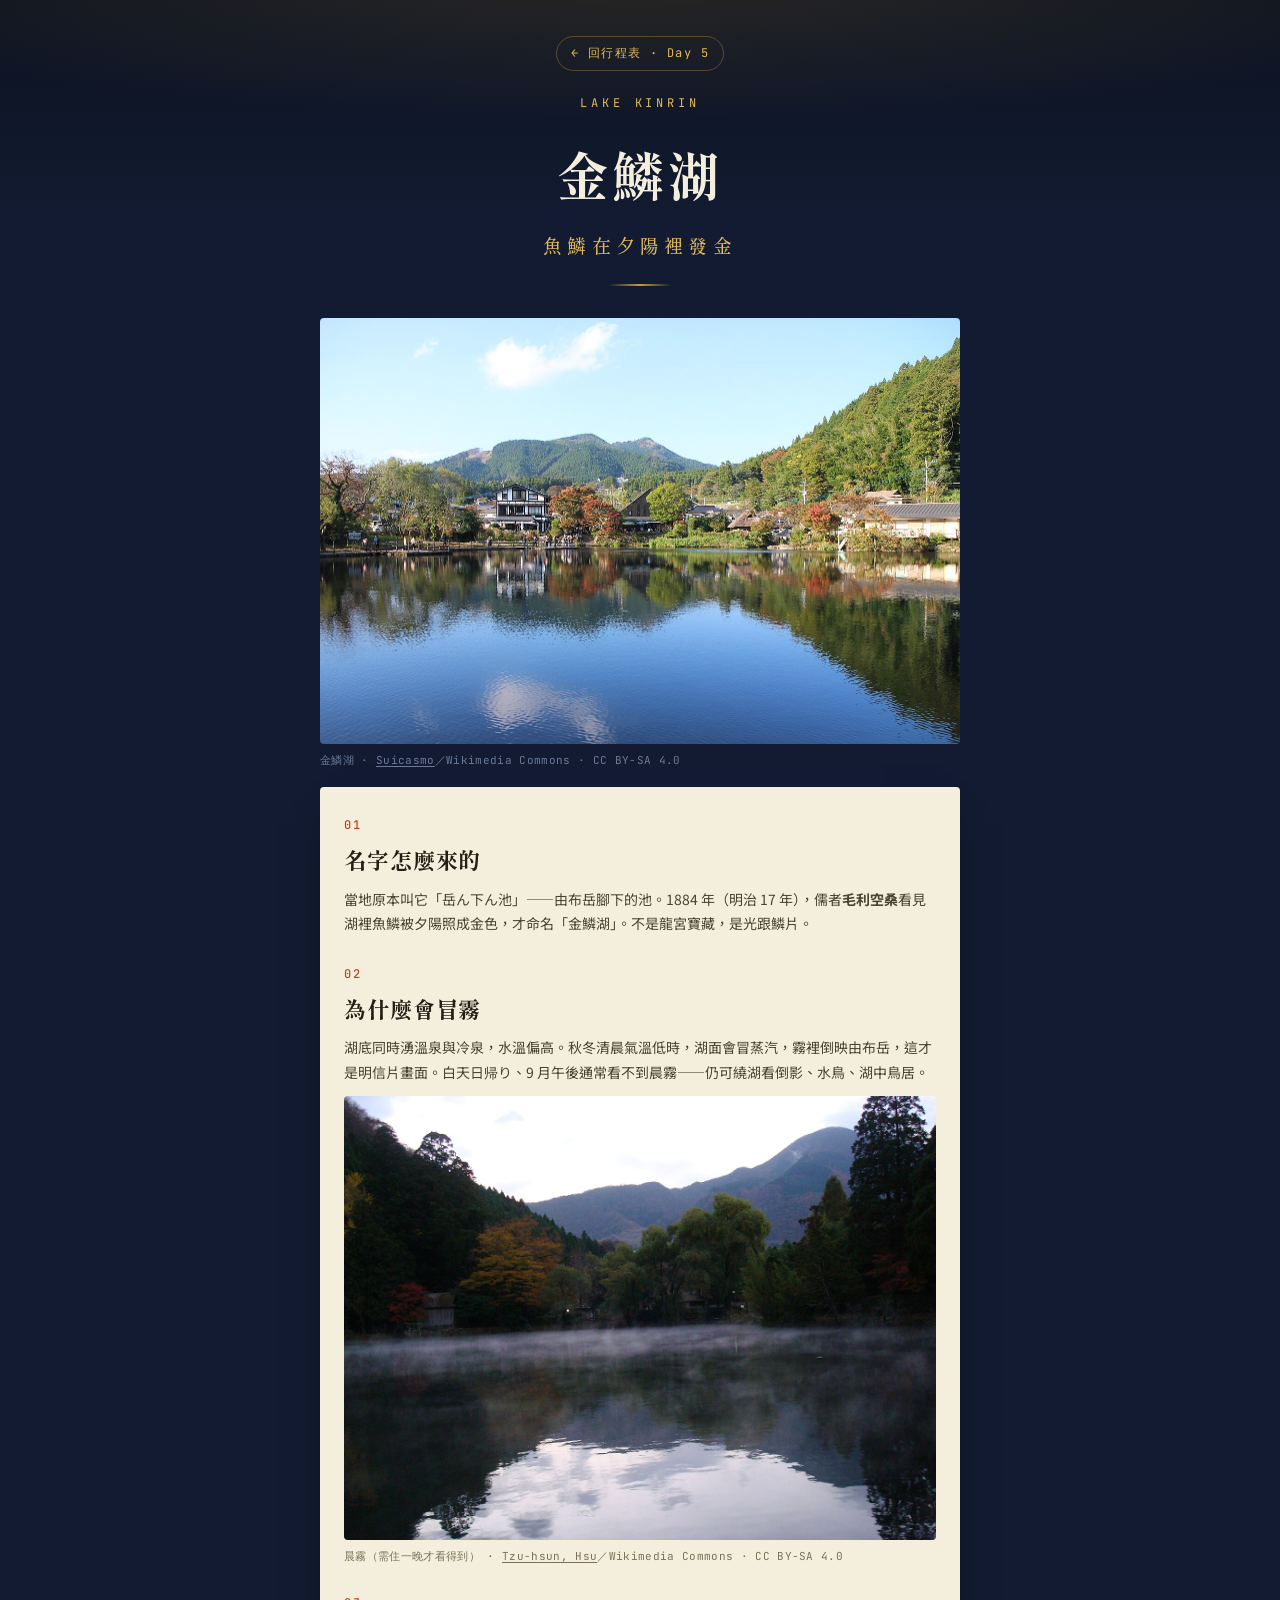
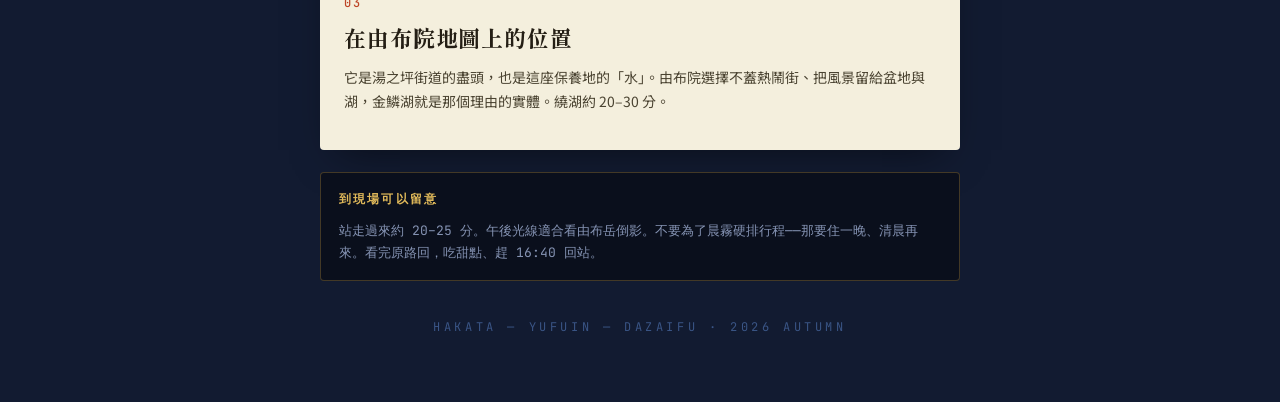
<file: kinrinko.html>
<!DOCTYPE html>
<html lang="zh-Hant">
<head>
<meta charset="UTF-8">
<meta name="viewport" content="width=device-width, initial-scale=1.0">
<title>金鱗湖 · 魚鱗為什麼會金</title>
<link rel="preconnect" href="https://fonts.googleapis.com">
<link rel="preconnect" href="https://fonts.gstatic.com" crossorigin>
<link href="https://fonts.googleapis.com/css2?family=Shippori+Mincho:wght@500;700;800&family=Noto+Sans+TC:wght@300;400;500;700&family=JetBrains+Mono:wght@400;500;700&display=swap" rel="stylesheet">
<link rel="stylesheet" href="spot.css">
<style>
  :root{ --bg:#121b31; --bg-deep:#0c1220; --paper:#f4efdd; --ink:#241e14; --ink-soft:#4a4331; --cream:#e9e2cd; --muted:#8593b3; --gold:#c89b3c; --gold-bright:#e0b95a; --vermillion:#bd4527; --font-display:'Shippori Mincho',serif; --font-body:'Noto Sans TC',sans-serif; --font-mono:'JetBrains Mono',monospace; --fs-base:16px; --fs-sm:14px; --fs-xs:13px; --fs-2xs:12px; }
  *{ box-sizing:border-box; margin:0; padding:0; }
  body{ background:var(--bg); color:var(--cream); font-family:var(--font-body); font-size:var(--fs-base); line-height:1.75; -webkit-font-smoothing:antialiased; }
  a{ color:inherit; }
  .hero{ position:relative; padding:36px 24px 32px; text-align:center; background:radial-gradient(ellipse 120% 80% at 50% -10%, rgba(200,155,60,0.16), transparent 60%), linear-gradient(180deg, var(--bg-deep), var(--bg) 70%); }
  .back{ display:inline-block; font-family:var(--font-mono); font-size:var(--fs-2xs); letter-spacing:0.12em; color:var(--gold-bright); text-decoration:none; border:1px solid rgba(200,155,60,0.35); border-radius:100px; padding:6px 14px; margin-bottom:22px; }
  .back:hover{ background:rgba(200,155,60,0.12); }
  .hero-eyebrow{ font-family:var(--font-mono); font-size:var(--fs-2xs); letter-spacing:0.32em; color:var(--gold-bright); text-transform:uppercase; }
  .hero-title{ font-family:var(--font-display); font-weight:800; font-size:clamp(32px,9vw,52px); letter-spacing:0.06em; margin:14px 0 6px; color:var(--paper); }
  .hero-title small{ display:block; font-size:0.36em; font-weight:500; letter-spacing:0.28em; color:var(--gold-bright); margin-top:10px; }
  .hero-rule{ width:64px; height:2px; margin:22px auto 0; background:linear-gradient(90deg, transparent, var(--gold), transparent); }
  main{ max-width:680px; margin:0 auto; padding:8px 20px 64px; }
  .card{ background:var(--paper); color:var(--ink); border-radius:4px; box-shadow:0 18px 40px -18px rgba(0,0,0,0.55); padding:28px 24px 8px; }
  .story{ margin-bottom:28px; }
  .story h2{ font-family:var(--font-display); font-size:22px; font-weight:700; letter-spacing:0.04em; margin-bottom:8px; }
  .story h2 span{ display:block; font-family:var(--font-mono); font-size:var(--fs-2xs); font-weight:500; letter-spacing:0.18em; color:var(--vermillion); margin-bottom:4px; }
  .story p{ color:var(--ink-soft); font-size:var(--fs-sm); margin-bottom:10px; }
  .story a{ color:var(--vermillion); text-underline-offset:3px; }
  .visit{ margin-top:22px; background:#0a0f1c; border:1px solid rgba(200,155,60,0.3); border-radius:4px; padding:16px 18px; font-family:var(--font-mono); }
  .visit h3{ color:var(--gold-bright); font-size:var(--fs-2xs); letter-spacing:0.18em; text-transform:uppercase; margin-bottom:10px; }
  .visit p{ font-size:var(--fs-xs); color:var(--muted); line-height:1.7; }
  .sign{ margin-top:36px; text-align:center; font-family:var(--font-mono); font-size:var(--fs-2xs); letter-spacing:0.3em; color:#3a5586; text-transform:uppercase; }
</style>
</head>
<body>
<header class="hero">
  <a class="back" href="index.html#day5">← 回行程表 · Day 5</a>
  <div class="hero-eyebrow">Lake Kinrin</div>
  <h1 class="hero-title">金鱗湖<small>魚鱗在夕陽裡發金</small></h1>
  <div class="hero-rule"></div>
</header>

<figure class="hero-photo">
  <img src="images/kinrinko-lake.jpg" alt="金鱗湖與由布岳倒影" width="1280" height="853">
  <figcaption>金鱗湖 · <a href="https://commons.wikimedia.org/wiki/File:Lake_Kinrin_20221022-2.jpg">Suicasmo</a>／Wikimedia Commons · CC BY-SA 4.0</figcaption>
</figure>
<main>
  <div class="card">
    <section class="story">
      <h2><span>01</span>名字怎麼來的</h2>
      <p>當地原本叫它「岳ん下ん池」——由布岳腳下的池。1884 年（明治 17 年），儒者<strong>毛利空桑</strong>看見湖裡魚鱗被夕陽照成金色，才命名「金鱗湖」。不是龍宮寶藏，是光跟鱗片。</p>
    </section>
    <section class="story">
      <h2><span>02</span>為什麼會冒霧</h2>
      <p>湖底同時湧溫泉與冷泉，水溫偏高。秋冬清晨氣溫低時，湖面會冒蒸汽，霧裡倒映由布岳，這才是明信片畫面。白天日帰り、9 月午後通常看不到晨霧——仍可繞湖看倒影、水鳥、湖中鳥居。</p>
      <figure class="photo">
        <img src="images/kinrinko-fog.jpg" alt="金鱗湖晨霧" width="1280" height="960" loading="lazy">
        <figcaption>晨霧（需住一晚才看得到） · <a href="https://commons.wikimedia.org/wiki/File:Lake_Kinrin_with_Morning_fog.jpg">Tzu-hsun, Hsu</a>／Wikimedia Commons · CC BY-SA 4.0</figcaption>
      </figure>
    </section>
    <section class="story">
      <h2><span>03</span>在由布院地圖上的位置</h2>
      <p>它是湯之坪街道的盡頭，也是這座保養地的「水」。由布院選擇不蓋熱鬧街、把風景留給盆地與湖，金鱗湖就是那個理由的實體。繞湖約 20–30 分。</p>
    </section>
  </div>
  <div class="visit">
    <h3>到現場可以留意</h3>
    <p>站走過來約 20–25 分。午後光線適合看由布岳倒影。不要為了晨霧硬排行程——那要住一晚、清晨再來。看完原路回，吃甜點、趕 16:40 回站。</p>
  </div>
  <div class="sign">Hakata — Yufuin — Dazaifu · 2026 Autumn</div>
</main>
</body>
</html>
</file>
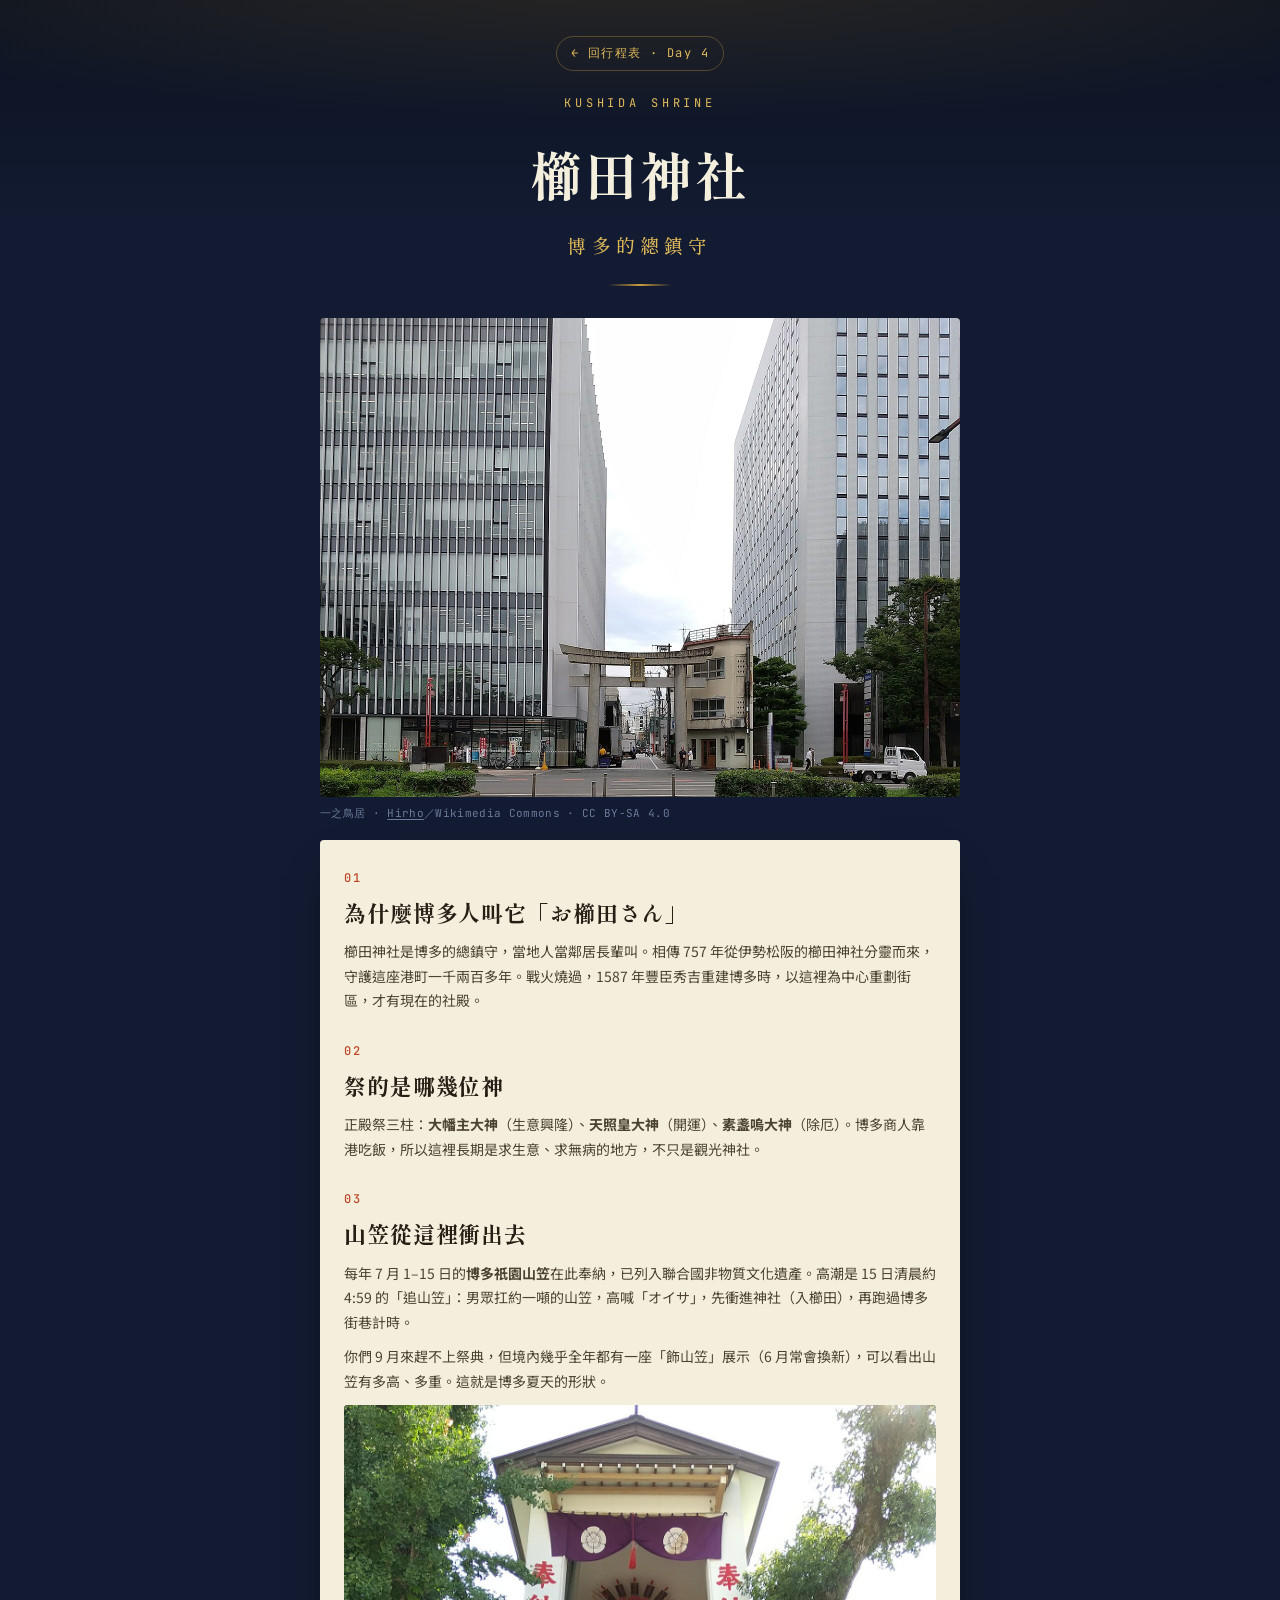
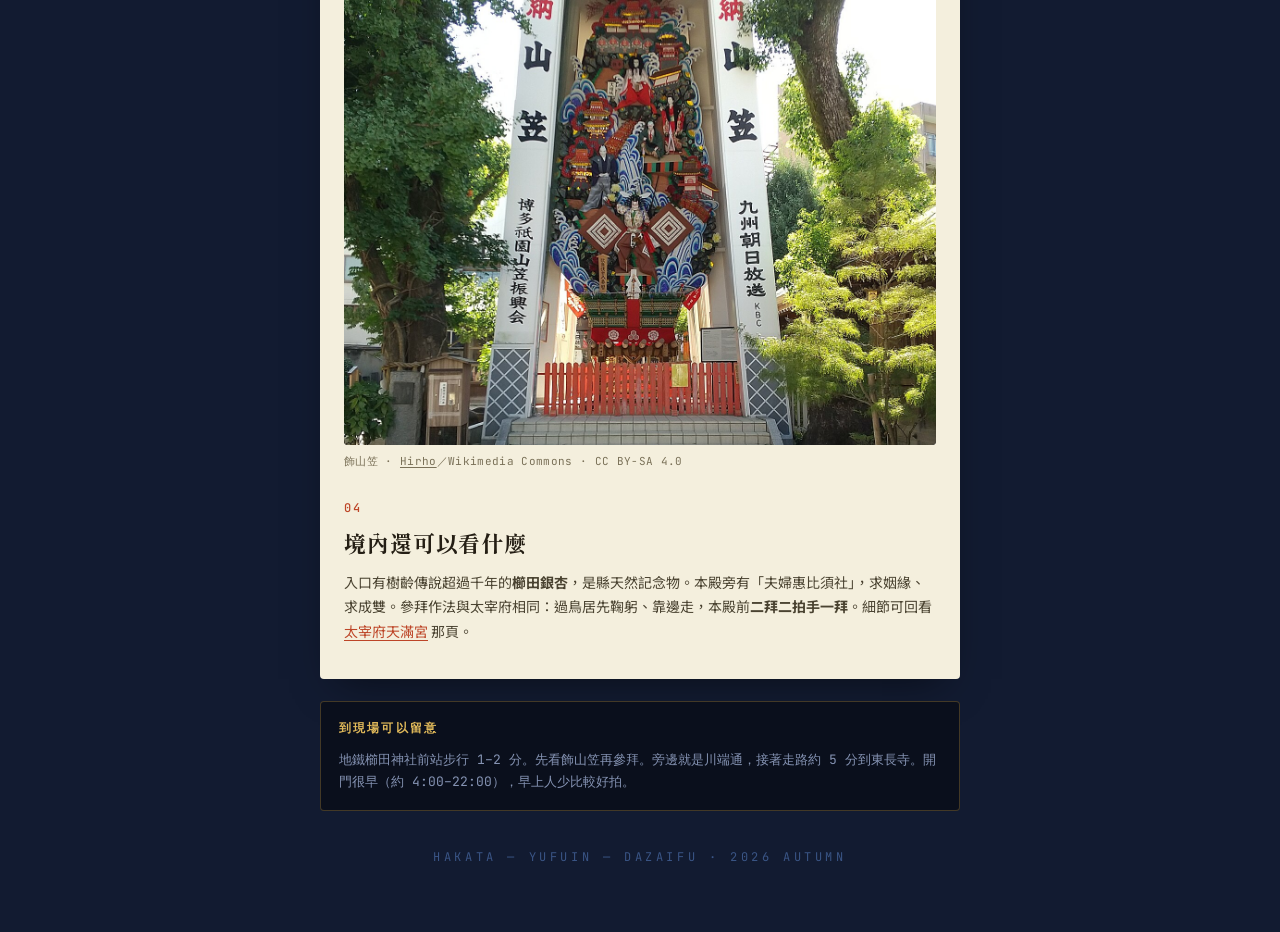
<file: kushida.html>
<!DOCTYPE html>
<html lang="zh-Hant">
<head>
<meta charset="UTF-8">
<meta name="viewport" content="width=device-width, initial-scale=1.0">
<title>櫛田神社 · 博多的守護神</title>
<link rel="preconnect" href="https://fonts.googleapis.com">
<link rel="preconnect" href="https://fonts.gstatic.com" crossorigin>
<link href="https://fonts.googleapis.com/css2?family=Shippori+Mincho:wght@500;700;800&family=Noto+Sans+TC:wght@300;400;500;700&family=JetBrains+Mono:wght@400;500;700&display=swap" rel="stylesheet">
<link rel="stylesheet" href="spot.css">
<style>
  :root{ --bg:#121b31; --bg-deep:#0c1220; --paper:#f4efdd; --ink:#241e14; --ink-soft:#4a4331; --cream:#e9e2cd; --muted:#8593b3; --gold:#c89b3c; --gold-bright:#e0b95a; --vermillion:#bd4527; --font-display:'Shippori Mincho',serif; --font-body:'Noto Sans TC',sans-serif; --font-mono:'JetBrains Mono',monospace; --fs-base:16px; --fs-sm:14px; --fs-xs:13px; --fs-2xs:12px; }
  *{ box-sizing:border-box; margin:0; padding:0; }
  body{ background:var(--bg); color:var(--cream); font-family:var(--font-body); font-size:var(--fs-base); line-height:1.75; -webkit-font-smoothing:antialiased; }
  a{ color:inherit; }
  .hero{ position:relative; padding:36px 24px 32px; text-align:center; background:radial-gradient(ellipse 120% 80% at 50% -10%, rgba(200,155,60,0.16), transparent 60%), linear-gradient(180deg, var(--bg-deep), var(--bg) 70%); }
  .back{ display:inline-block; font-family:var(--font-mono); font-size:var(--fs-2xs); letter-spacing:0.12em; color:var(--gold-bright); text-decoration:none; border:1px solid rgba(200,155,60,0.35); border-radius:100px; padding:6px 14px; margin-bottom:22px; }
  .back:hover{ background:rgba(200,155,60,0.12); }
  .hero-eyebrow{ font-family:var(--font-mono); font-size:var(--fs-2xs); letter-spacing:0.32em; color:var(--gold-bright); text-transform:uppercase; }
  .hero-title{ font-family:var(--font-display); font-weight:800; font-size:clamp(32px,9vw,52px); letter-spacing:0.06em; margin:14px 0 6px; color:var(--paper); }
  .hero-title small{ display:block; font-size:0.36em; font-weight:500; letter-spacing:0.28em; color:var(--gold-bright); margin-top:10px; }
  .hero-rule{ width:64px; height:2px; margin:22px auto 0; background:linear-gradient(90deg, transparent, var(--gold), transparent); }
  main{ max-width:680px; margin:0 auto; padding:8px 20px 64px; }
  .card{ background:var(--paper); color:var(--ink); border-radius:4px; box-shadow:0 18px 40px -18px rgba(0,0,0,0.55); padding:28px 24px 8px; }
  .story{ margin-bottom:28px; }
  .story h2{ font-family:var(--font-display); font-size:22px; font-weight:700; letter-spacing:0.04em; margin-bottom:8px; }
  .story h2 span{ display:block; font-family:var(--font-mono); font-size:var(--fs-2xs); font-weight:500; letter-spacing:0.18em; color:var(--vermillion); margin-bottom:4px; }
  .story p{ color:var(--ink-soft); font-size:var(--fs-sm); margin-bottom:10px; }
  .story a{ color:var(--vermillion); text-underline-offset:3px; }
  .visit{ margin-top:22px; background:#0a0f1c; border:1px solid rgba(200,155,60,0.3); border-radius:4px; padding:16px 18px; font-family:var(--font-mono); }
  .visit h3{ color:var(--gold-bright); font-size:var(--fs-2xs); letter-spacing:0.18em; text-transform:uppercase; margin-bottom:10px; }
  .visit p{ font-size:var(--fs-xs); color:var(--muted); line-height:1.7; }
  .sign{ margin-top:36px; text-align:center; font-family:var(--font-mono); font-size:var(--fs-2xs); letter-spacing:0.3em; color:#3a5586; text-transform:uppercase; }
</style>
</head>
<body>
<header class="hero">
  <a class="back" href="index.html#day4">← 回行程表 · Day 4</a>
  <div class="hero-eyebrow">Kushida Shrine</div>
  <h1 class="hero-title">櫛田神社<small>博多的總鎮守</small></h1>
  <div class="hero-rule"></div>
</header>

<figure class="hero-photo">
  <img src="images/kushida-torii.jpg" alt="櫛田神社一之鳥居與表參道" width="1280" height="958">
  <figcaption>一之鳥居 · <a href="https://commons.wikimedia.org/wiki/File:Kushida_Shrine_the_1st_Torii_and_the_Kushida_Omote_Sand%C5%8D_Reisenmachi_Hakata-ku_Fukuoka_20230720.jpg">Hirho</a>／Wikimedia Commons · CC BY-SA 4.0</figcaption>
</figure>
<main>
  <div class="card">
    <section class="story">
      <h2><span>01</span>為什麼博多人叫它「お櫛田さん」</h2>
      <p>櫛田神社是博多的總鎮守，當地人當鄰居長輩叫。相傳 757 年從伊勢松阪的櫛田神社分靈而來，守護這座港町一千兩百多年。戰火燒過，1587 年豐臣秀吉重建博多時，以這裡為中心重劃街區，才有現在的社殿。</p>
    </section>
    <section class="story">
      <h2><span>02</span>祭的是哪幾位神</h2>
      <p>正殿祭三柱：<strong>大幡主大神</strong>（生意興隆）、<strong>天照皇大神</strong>（開運）、<strong>素盞嗚大神</strong>（除厄）。博多商人靠港吃飯，所以這裡長期是求生意、求無病的地方，不只是觀光神社。</p>
    </section>
    <section class="story">
      <h2><span>03</span>山笠從這裡衝出去</h2>
      <p>每年 7 月 1–15 日的<strong>博多祇園山笠</strong>在此奉納，已列入聯合國非物質文化遺產。高潮是 15 日清晨約 4:59 的「追山笠」：男眾扛約一噸的山笠，高喊「オイサ」，先衝進神社（入櫛田），再跑過博多街巷計時。</p>
      <p>你們 9 月來趕不上祭典，但境內幾乎全年都有一座「飾山笠」展示（6 月常會換新），可以看出山笠有多高、多重。這就是博多夏天的形狀。</p>
      <figure class="photo portrait">
        <img src="images/kushida-yamakasa.jpg" alt="櫛田神社境內的飾山笠" width="1280" height="1707" loading="lazy">
        <figcaption>飾山笠 · <a href="https://commons.wikimedia.org/wiki/File:Kushida_Shrine_the_kazariyama_in_the_precincts_1-41_Kami-kawabatamachi_Hakata-ku_Fukuoka_20230801.jpg">Hirho</a>／Wikimedia Commons · CC BY-SA 4.0</figcaption>
      </figure>
    </section>
    <section class="story">
      <h2><span>04</span>境內還可以看什麼</h2>
      <p>入口有樹齡傳說超過千年的<strong>櫛田銀杏</strong>，是縣天然記念物。本殿旁有「夫婦惠比須社」，求姻緣、求成雙。參拜作法與太宰府相同：過鳥居先鞠躬、靠邊走，本殿前<strong>二拜二拍手一拜</strong>。細節可回看 <a href="dazaifu.html">太宰府天滿宮</a> 那頁。</p>
    </section>
  </div>
  <div class="visit">
    <h3>到現場可以留意</h3>
    <p>地鐵櫛田神社前站步行 1–2 分。先看飾山笠再參拜。旁邊就是川端通，接著走路約 5 分到東長寺。開門很早（約 4:00–22:00），早上人少比較好拍。</p>
  </div>
  <div class="sign">Hakata — Yufuin — Dazaifu · 2026 Autumn</div>
</main>
</body>
</html>
</file>
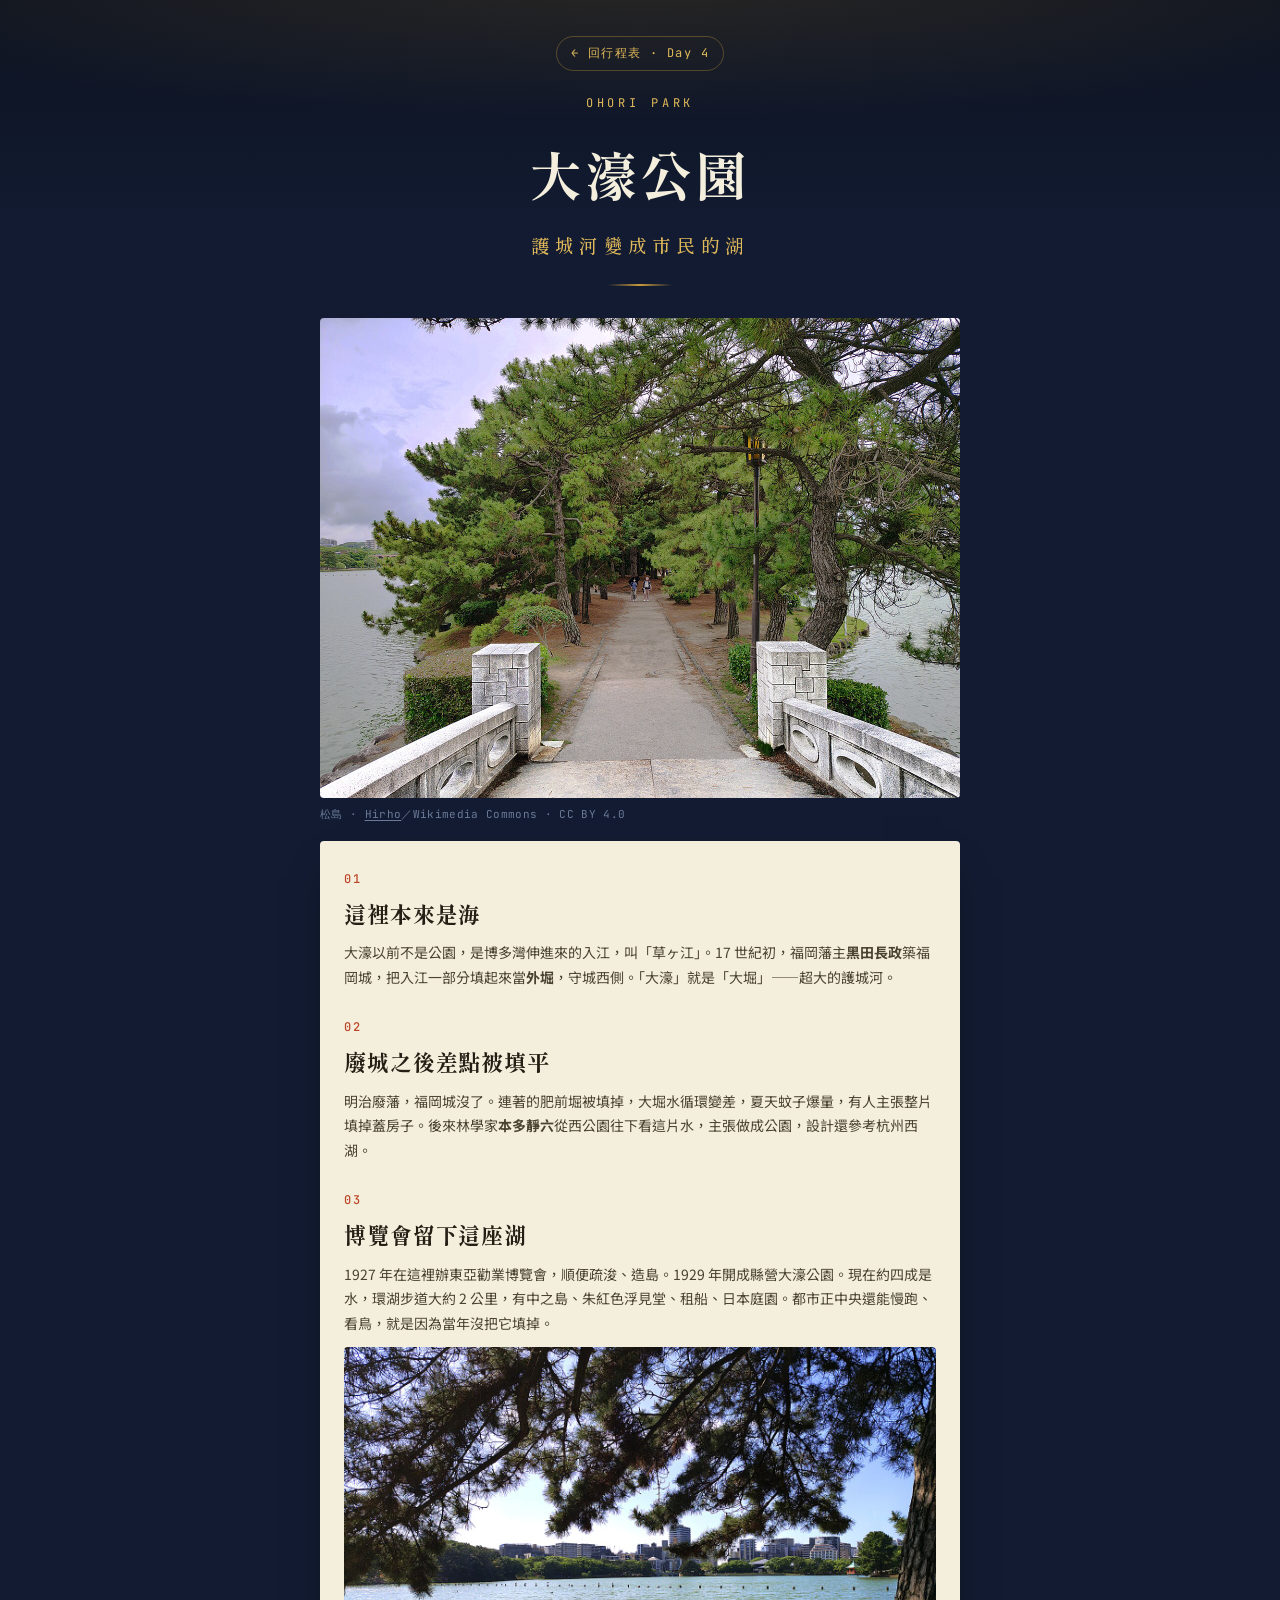
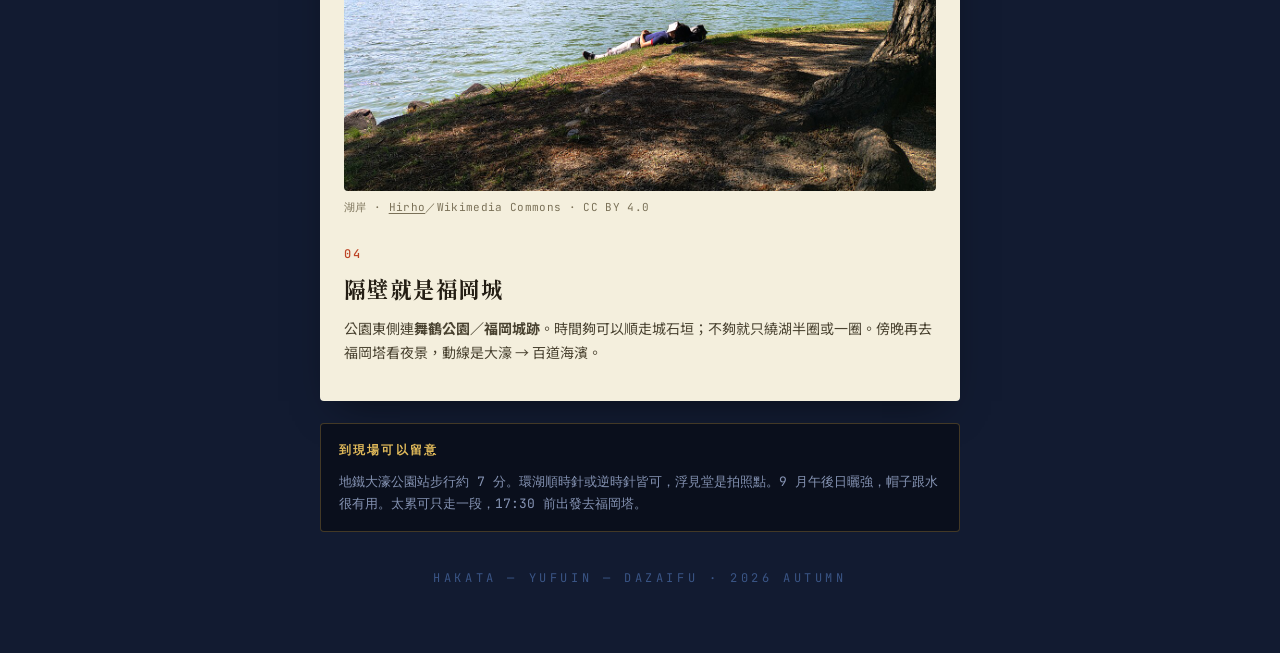
<file: ohori.html>
<!DOCTYPE html>
<html lang="zh-Hant">
<head>
<meta charset="UTF-8">
<meta name="viewport" content="width=device-width, initial-scale=1.0">
<title>大濠公園 · 從護城河變成湖</title>
<link rel="preconnect" href="https://fonts.googleapis.com">
<link rel="preconnect" href="https://fonts.gstatic.com" crossorigin>
<link href="https://fonts.googleapis.com/css2?family=Shippori+Mincho:wght@500;700;800&family=Noto+Sans+TC:wght@300;400;500;700&family=JetBrains+Mono:wght@400;500;700&display=swap" rel="stylesheet">
<link rel="stylesheet" href="spot.css">
<style>
  :root{ --bg:#121b31; --bg-deep:#0c1220; --paper:#f4efdd; --ink:#241e14; --ink-soft:#4a4331; --cream:#e9e2cd; --muted:#8593b3; --gold:#c89b3c; --gold-bright:#e0b95a; --vermillion:#bd4527; --font-display:'Shippori Mincho',serif; --font-body:'Noto Sans TC',sans-serif; --font-mono:'JetBrains Mono',monospace; --fs-base:16px; --fs-sm:14px; --fs-xs:13px; --fs-2xs:12px; }
  *{ box-sizing:border-box; margin:0; padding:0; }
  body{ background:var(--bg); color:var(--cream); font-family:var(--font-body); font-size:var(--fs-base); line-height:1.75; -webkit-font-smoothing:antialiased; }
  a{ color:inherit; }
  .hero{ position:relative; padding:36px 24px 32px; text-align:center; background:radial-gradient(ellipse 120% 80% at 50% -10%, rgba(200,155,60,0.16), transparent 60%), linear-gradient(180deg, var(--bg-deep), var(--bg) 70%); }
  .back{ display:inline-block; font-family:var(--font-mono); font-size:var(--fs-2xs); letter-spacing:0.12em; color:var(--gold-bright); text-decoration:none; border:1px solid rgba(200,155,60,0.35); border-radius:100px; padding:6px 14px; margin-bottom:22px; }
  .back:hover{ background:rgba(200,155,60,0.12); }
  .hero-eyebrow{ font-family:var(--font-mono); font-size:var(--fs-2xs); letter-spacing:0.32em; color:var(--gold-bright); text-transform:uppercase; }
  .hero-title{ font-family:var(--font-display); font-weight:800; font-size:clamp(32px,9vw,52px); letter-spacing:0.06em; margin:14px 0 6px; color:var(--paper); }
  .hero-title small{ display:block; font-size:0.36em; font-weight:500; letter-spacing:0.28em; color:var(--gold-bright); margin-top:10px; }
  .hero-rule{ width:64px; height:2px; margin:22px auto 0; background:linear-gradient(90deg, transparent, var(--gold), transparent); }
  main{ max-width:680px; margin:0 auto; padding:8px 20px 64px; }
  .card{ background:var(--paper); color:var(--ink); border-radius:4px; box-shadow:0 18px 40px -18px rgba(0,0,0,0.55); padding:28px 24px 8px; }
  .story{ margin-bottom:28px; }
  .story h2{ font-family:var(--font-display); font-size:22px; font-weight:700; letter-spacing:0.04em; margin-bottom:8px; }
  .story h2 span{ display:block; font-family:var(--font-mono); font-size:var(--fs-2xs); font-weight:500; letter-spacing:0.18em; color:var(--vermillion); margin-bottom:4px; }
  .story p{ color:var(--ink-soft); font-size:var(--fs-sm); margin-bottom:10px; }
  .story a{ color:var(--vermillion); text-underline-offset:3px; }
  .visit{ margin-top:22px; background:#0a0f1c; border:1px solid rgba(200,155,60,0.3); border-radius:4px; padding:16px 18px; font-family:var(--font-mono); }
  .visit h3{ color:var(--gold-bright); font-size:var(--fs-2xs); letter-spacing:0.18em; text-transform:uppercase; margin-bottom:10px; }
  .visit p{ font-size:var(--fs-xs); color:var(--muted); line-height:1.7; }
  .sign{ margin-top:36px; text-align:center; font-family:var(--font-mono); font-size:var(--fs-2xs); letter-spacing:0.3em; color:#3a5586; text-transform:uppercase; }
</style>
</head>
<body>
<header class="hero">
  <a class="back" href="index.html#day4">← 回行程表 · Day 4</a>
  <div class="hero-eyebrow">Ohori Park</div>
  <h1 class="hero-title">大濠公園<small>護城河變成市民的湖</small></h1>
  <div class="hero-rule"></div>
</header>

<figure class="hero-photo">
  <img src="images/ohori-matsushima.jpg" alt="從松月橋望向大濠公園松島" width="1280" height="960">
  <figcaption>松島 · <a href="https://commons.wikimedia.org/wiki/File:%C5%8Chori_Park_Matsushima_viewed_from_Sh%C5%8Dgetsubashi_%C5%8Chorik%C5%8Den_Ch%C5%AB%C5%8D-ku_Fukuoka_20260609_154945.jpg">Hirho</a>／Wikimedia Commons · CC BY 4.0</figcaption>
</figure>
<main>
  <div class="card">
    <section class="story">
      <h2><span>01</span>這裡本來是海</h2>
      <p>大濠以前不是公園，是博多灣伸進來的入江，叫「草ヶ江」。17 世紀初，福岡藩主<strong>黑田長政</strong>築福岡城，把入江一部分填起來當<strong>外堀</strong>，守城西側。「大濠」就是「大堀」——超大的護城河。</p>
    </section>
    <section class="story">
      <h2><span>02</span>廢城之後差點被填平</h2>
      <p>明治廢藩，福岡城沒了。連著的肥前堀被填掉，大堀水循環變差，夏天蚊子爆量，有人主張整片填掉蓋房子。後來林學家<strong>本多靜六</strong>從西公園往下看這片水，主張做成公園，設計還參考杭州西湖。</p>
    </section>
    <section class="story">
      <h2><span>03</span>博覽會留下這座湖</h2>
      <p>1927 年在這裡辦東亞勸業博覽會，順便疏浚、造島。1929 年開成縣營大濠公園。現在約四成是水，環湖步道大約 2 公里，有中之島、朱紅色浮見堂、租船、日本庭園。都市正中央還能慢跑、看鳥，就是因為當年沒把它填掉。</p>
      <figure class="photo">
        <img src="images/ohori-shore.jpg" alt="大濠公園湖岸與對岸市區" width="1280" height="960" loading="lazy">
        <figcaption>湖岸 · <a href="https://commons.wikimedia.org/wiki/File:%C5%8Chori_Park_The_western_shore_of_Matsushima_%C5%8Chori-k%C5%8Den_Ch%C5%AB%C5%8D-ku_Fukuoka_20260529_155012.jpg">Hirho</a>／Wikimedia Commons · CC BY 4.0</figcaption>
      </figure>
    </section>
    <section class="story">
      <h2><span>04</span>隔壁就是福岡城</h2>
      <p>公園東側連<strong>舞鶴公園／福岡城跡</strong>。時間夠可以順走城石垣；不夠就只繞湖半圈或一圈。傍晚再去福岡塔看夜景，動線是大濠 → 百道海濱。</p>
    </section>
  </div>
  <div class="visit">
    <h3>到現場可以留意</h3>
    <p>地鐵大濠公園站步行約 7 分。環湖順時針或逆時針皆可，浮見堂是拍照點。9 月午後日曬強，帽子跟水很有用。太累可只走一段，17:30 前出發去福岡塔。</p>
  </div>
  <div class="sign">Hakata — Yufuin — Dazaifu · 2026 Autumn</div>
</main>
</body>
</html>
</file>
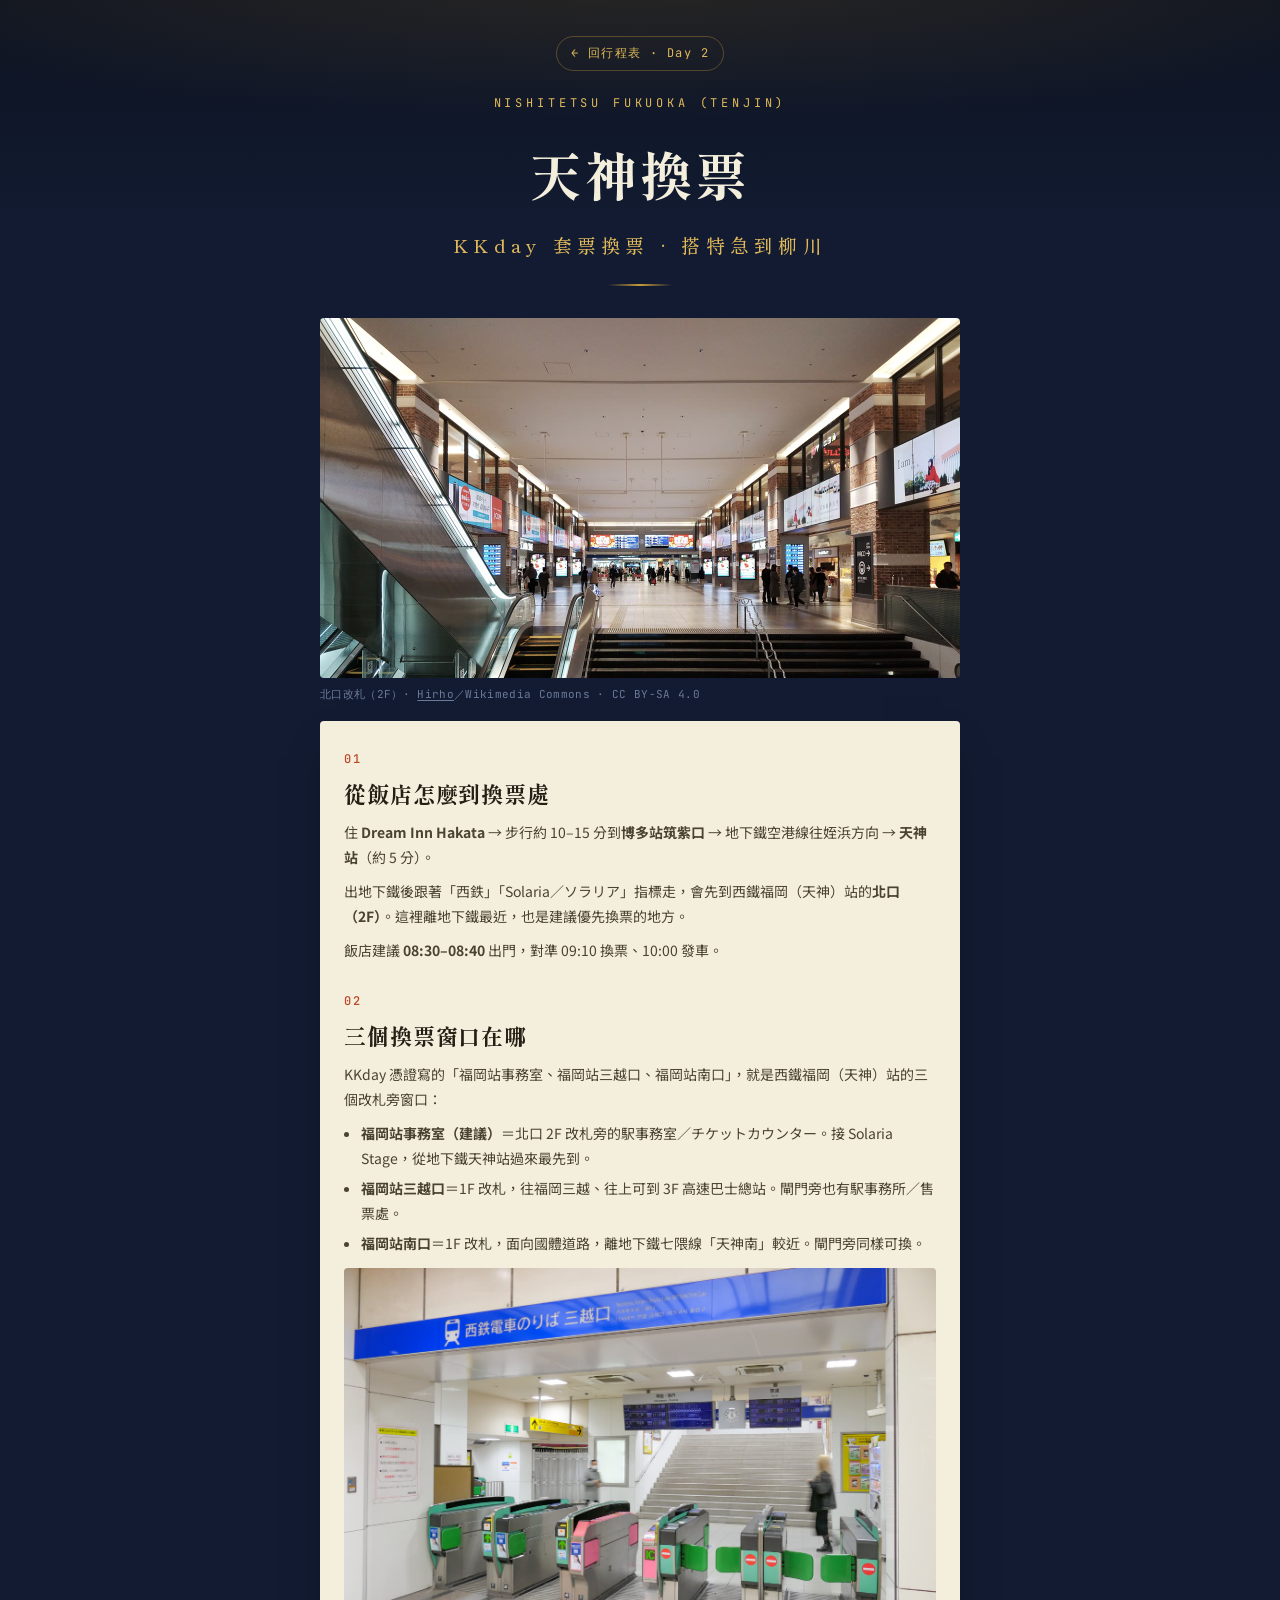
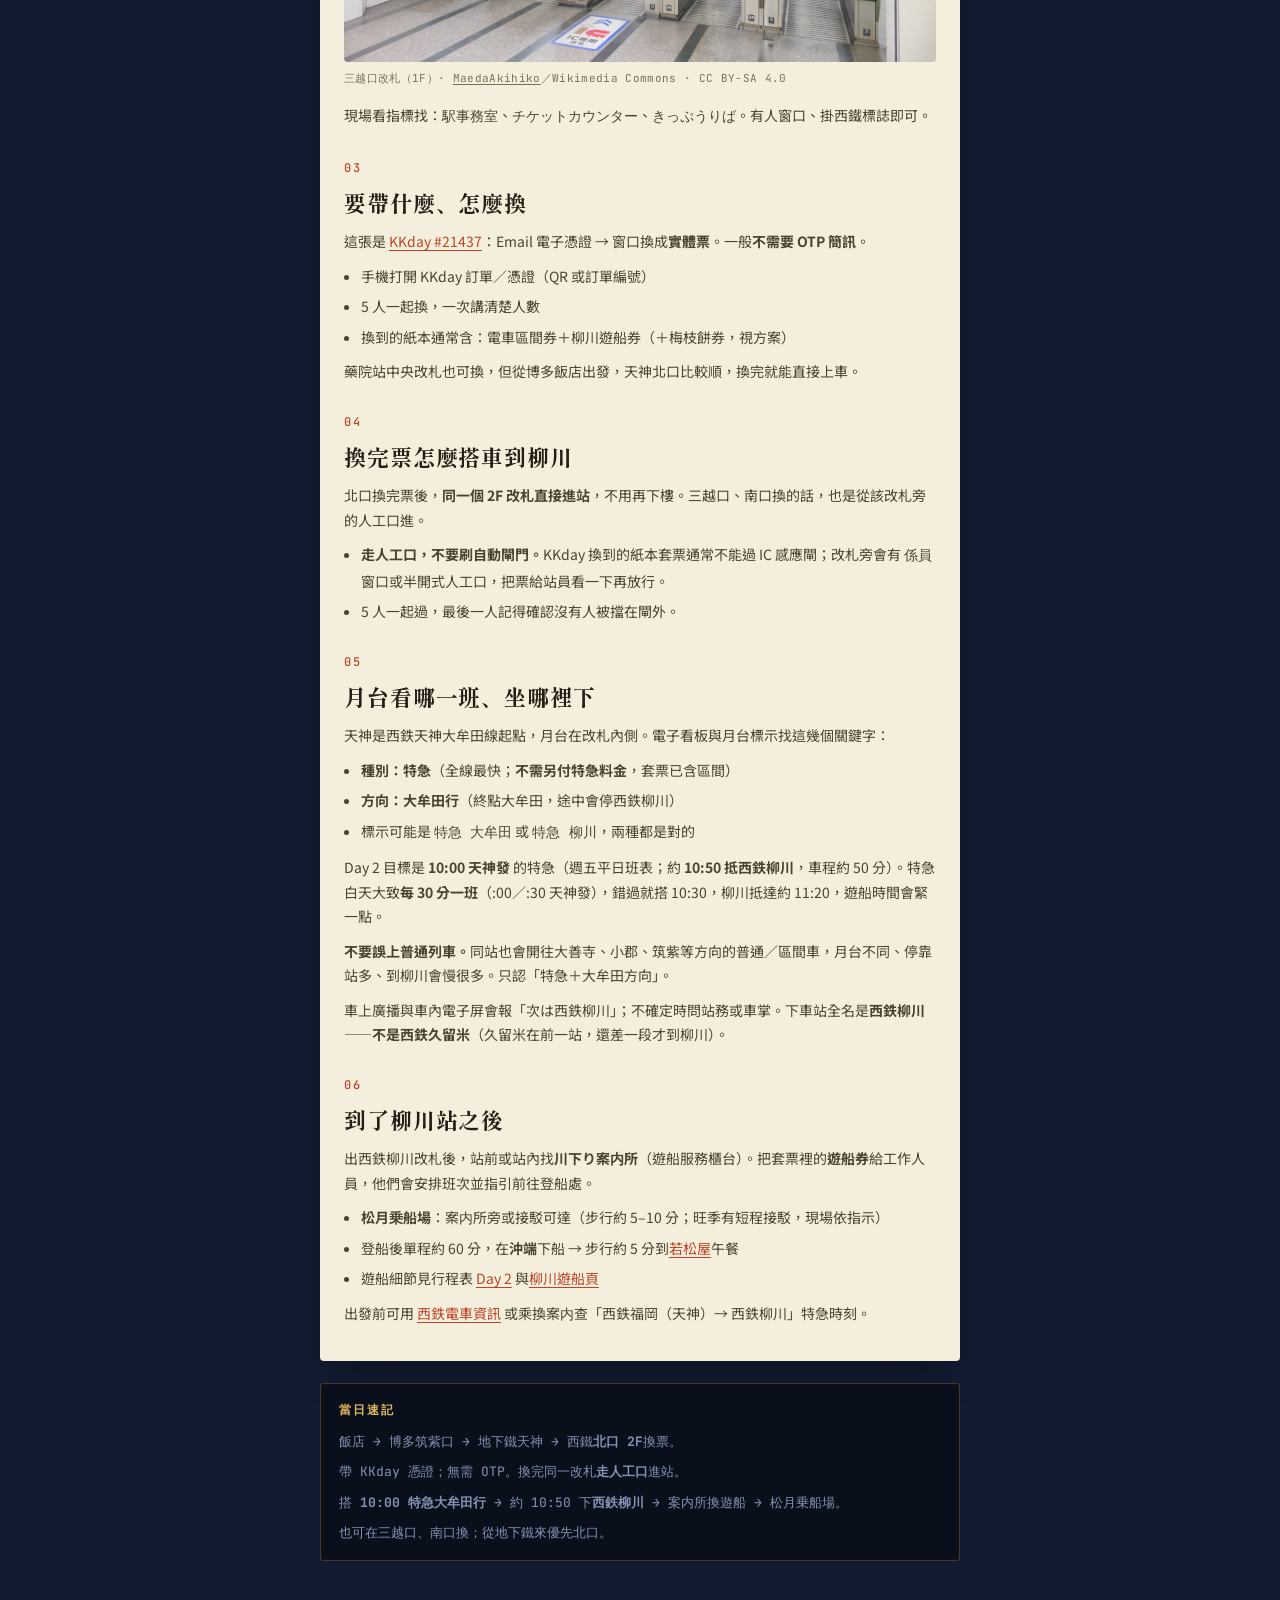
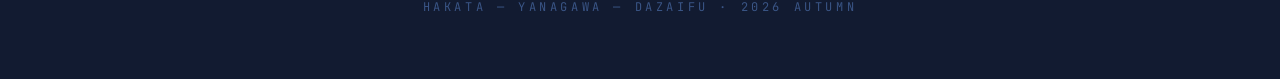
<file: tenjin-exchange.html>
<!DOCTYPE html>
<html lang="zh-Hant">
<head>
<meta charset="UTF-8">
<meta name="viewport" content="width=device-width, initial-scale=1.0">
<title>天神換票 · 天神→柳川搭車 · 西鐵福岡（天神）站</title>
<link rel="preconnect" href="https://fonts.googleapis.com">
<link rel="preconnect" href="https://fonts.gstatic.com" crossorigin>
<link href="https://fonts.googleapis.com/css2?family=Shippori+Mincho:wght@500;700;800&family=Noto+Sans+TC:wght@300;400;500;700&family=JetBrains+Mono:wght@400;500;700&display=swap" rel="stylesheet">
<link rel="stylesheet" href="spot.css">
<style>
  :root{ --bg:#121b31; --bg-deep:#0c1220; --paper:#f4efdd; --ink:#241e14; --ink-soft:#4a4331; --cream:#e9e2cd; --muted:#8593b3; --gold:#c89b3c; --gold-bright:#e0b95a; --vermillion:#bd4527; --font-display:'Shippori Mincho',serif; --font-body:'Noto Sans TC',sans-serif; --font-mono:'JetBrains Mono',monospace; --fs-base:16px; --fs-sm:14px; --fs-xs:13px; --fs-2xs:12px; }
  *{ box-sizing:border-box; margin:0; padding:0; }
  body{ background:var(--bg); color:var(--cream); font-family:var(--font-body); font-size:var(--fs-base); line-height:1.75; -webkit-font-smoothing:antialiased; }
  a{ color:inherit; }
  .hero{ position:relative; padding:36px 24px 32px; text-align:center; background:radial-gradient(ellipse 120% 80% at 50% -10%, rgba(200,155,60,0.16), transparent 60%), linear-gradient(180deg, var(--bg-deep), var(--bg) 70%); }
  .back{ display:inline-block; font-family:var(--font-mono); font-size:var(--fs-2xs); letter-spacing:0.12em; color:var(--gold-bright); text-decoration:none; border:1px solid rgba(200,155,60,0.35); border-radius:100px; padding:6px 14px; margin-bottom:22px; }
  .back:hover{ background:rgba(200,155,60,0.12); }
  .hero-eyebrow{ font-family:var(--font-mono); font-size:var(--fs-2xs); letter-spacing:0.32em; color:var(--gold-bright); text-transform:uppercase; }
  .hero-title{ font-family:var(--font-display); font-weight:800; font-size:clamp(32px,9vw,52px); letter-spacing:0.06em; margin:14px 0 6px; color:var(--paper); }
  .hero-title small{ display:block; font-size:0.36em; font-weight:500; letter-spacing:0.28em; color:var(--gold-bright); margin-top:10px; }
  .hero-rule{ width:64px; height:2px; margin:22px auto 0; background:linear-gradient(90deg, transparent, var(--gold), transparent); }
  main{ max-width:680px; margin:0 auto; padding:8px 20px 64px; }
  .card{ background:var(--paper); color:var(--ink); border-radius:4px; box-shadow:0 18px 40px -18px rgba(0,0,0,0.55); padding:28px 24px 8px; }
  .story{ margin-bottom:28px; }
  .story h2{ font-family:var(--font-display); font-size:22px; font-weight:700; letter-spacing:0.04em; margin-bottom:8px; }
  .story h2 span{ display:block; font-family:var(--font-mono); font-size:var(--fs-2xs); font-weight:500; letter-spacing:0.18em; color:var(--vermillion); margin-bottom:4px; }
  .story p{ color:var(--ink-soft); font-size:var(--fs-sm); margin-bottom:10px; }
  .story a{ color:var(--vermillion); text-underline-offset:3px; }
  .story ul{ color:var(--ink-soft); font-size:var(--fs-sm); margin:0 0 10px 1.2em; }
  .story li{ margin-bottom:6px; }
  .visit{ margin-top:22px; background:#0a0f1c; border:1px solid rgba(200,155,60,0.3); border-radius:4px; padding:16px 18px; font-family:var(--font-mono); }
  .visit h3{ color:var(--gold-bright); font-size:var(--fs-2xs); letter-spacing:0.18em; text-transform:uppercase; margin-bottom:10px; }
  .visit p{ font-size:var(--fs-xs); color:var(--muted); line-height:1.7; margin-bottom:8px; }
  .visit p:last-child{ margin-bottom:0; }
  .sign{ margin-top:36px; text-align:center; font-family:var(--font-mono); font-size:var(--fs-2xs); letter-spacing:0.3em; color:#3a5586; text-transform:uppercase; }
</style>
</head>
<body>
<header class="hero">
  <a class="back" href="index.html#day2">← 回行程表 · Day 2</a>
  <div class="hero-eyebrow">Nishitetsu Fukuoka (Tenjin)</div>
  <h1 class="hero-title">天神換票<small>KKday 套票換票 · 搭特急到柳川</small></h1>
  <div class="hero-rule"></div>
</header>

<figure class="hero-photo">
  <img src="images/nishitetsu-tenjin-north.jpg" alt="西鐵福岡（天神）站北口改札" width="1280" height="720">
  <figcaption>北口改札（2F）· <a href="https://commons.wikimedia.org/wiki/File:Nishitetsu_Fukuoka_Station_the_ticket_gate_of_the_north_exit_Ch%C5%AB%C5%8D-ku_Fukuoka_20231114.jpg">Hirho</a>／Wikimedia Commons · CC BY-SA 4.0</figcaption>
</figure>
<main>
  <div class="card">
    <section class="story">
      <h2><span>01</span>從飯店怎麼到換票處</h2>
      <p>住 <strong>Dream Inn Hakata</strong> → 步行約 10–15 分到<strong>博多站筑紫口</strong> → 地下鐵空港線往姪浜方向 → <strong>天神站</strong>（約 5 分）。</p>
      <p>出地下鐵後跟著「西鉄」「Solaria／ソラリア」指標走，會先到西鐵福岡（天神）站的<strong>北口（2F）</strong>。這裡離地下鐵最近，也是建議優先換票的地方。</p>
      <p>飯店建議 <strong>08:30–08:40</strong> 出門，對準 09:10 換票、10:00 發車。</p>
    </section>
    <section class="story">
      <h2><span>02</span>三個換票窗口在哪</h2>
      <p>KKday 憑證寫的「福岡站事務室、福岡站三越口、福岡站南口」，就是西鐵福岡（天神）站的三個改札旁窗口：</p>
      <ul>
        <li><strong>福岡站事務室（建議）</strong>＝北口 2F 改札旁的駅事務室／チケットカウンター。接 Solaria Stage，從地下鐵天神站過來最先到。</li>
        <li><strong>福岡站三越口</strong>＝1F 改札，往福岡三越、往上可到 3F 高速巴士總站。閘門旁也有駅事務所／售票處。</li>
        <li><strong>福岡站南口</strong>＝1F 改札，面向國體道路，離地下鐵七隈線「天神南」較近。閘門旁同樣可換。</li>
      </ul>
      <figure class="photo">
        <img src="images/nishitetsu-tenjin-mitsukoshi-gate.jpg" alt="西鐵福岡（天神）站三越口改札" width="1280" height="853" loading="lazy">
        <figcaption>三越口改札（1F）· <a href="https://commons.wikimedia.org/wiki/File:Nishitetsu-Fukuoka-Tenjin-STA_Mitsukoshi-Gate.jpg">MaedaAkihiko</a>／Wikimedia Commons · CC BY-SA 4.0</figcaption>
      </figure>
      <p>現場看指標找：<code>駅事務室</code>、<code>チケットカウンター</code>、<code>きっぷうりば</code>。有人窗口、掛西鐵標誌即可。</p>
    </section>
    <section class="story">
      <h2><span>03</span>要帶什麼、怎麼換</h2>
      <p>這張是 <a href="https://www.kkday.com/zh-tw/product/21437" target="_blank" rel="noopener">KKday #21437</a>：Email 電子憑證 → 窗口換成<strong>實體票</strong>。一般<strong>不需要 OTP 簡訊</strong>。</p>
      <ul>
        <li>手機打開 KKday 訂單／憑證（QR 或訂單編號）</li>
        <li>5 人一起換，一次講清楚人數</li>
        <li>換到的紙本通常含：電車區間券＋柳川遊船券（＋梅枝餅券，視方案）</li>
      </ul>
      <p>藥院站中央改札也可換，但從博多飯店出發，天神北口比較順，換完就能直接上車。</p>
    </section>
    <section class="story" id="boarding">
      <h2><span>04</span>換完票怎麼搭車到柳川</h2>
      <p>北口換完票後，<strong>同一個 2F 改札直接進站</strong>，不用再下樓。三越口、南口換的話，也是從該改札旁的人工口進。</p>
      <ul>
        <li><strong>走人工口，不要刷自動閘門。</strong>KKday 換到的紙本套票通常不能過 IC 感應閘；改札旁會有 <code>係員</code> 窗口或半開式人工口，把票給站員看一下再放行。</li>
        <li>5 人一起過，最後一人記得確認沒有人被擋在閘外。</li>
      </ul>
    </section>
    <section class="story">
      <h2><span>05</span>月台看哪一班、坐哪裡下</h2>
      <p>天神是西鉄天神大牟田線起點，月台在改札內側。電子看板與月台標示找這幾個關鍵字：</p>
      <ul>
        <li><strong>種別：特急</strong>（全線最快；<strong>不需另付特急料金</strong>，套票已含區間）</li>
        <li><strong>方向：大牟田行</strong>（終點大牟田，途中會停西鉄柳川）</li>
        <li>標示可能是 <code>特急 大牟田</code> 或 <code>特急 柳川</code>，兩種都是對的</li>
      </ul>
      <p>Day 2 目標是 <strong>10:00 天神發</strong> 的特急（週五平日班表；約 <strong>10:50 抵西鉄柳川</strong>，車程約 50 分）。特急白天大致<strong>每 30 分一班</strong>（:00／:30 天神發），錯過就搭 10:30，柳川抵達約 11:20，遊船時間會緊一點。</p>
      <p><strong>不要誤上普通列車。</strong>同站也會開往大善寺、小郡、筑紫等方向的普通／區間車，月台不同、停靠站多、到柳川會慢很多。只認「特急＋大牟田方向」。</p>
      <p>車上廣播與車內電子屏會報「次は西鉄柳川」；不確定時問站務或車掌。下車站全名是<strong>西鉄柳川</strong>——<strong>不是西鉄久留米</strong>（久留米在前一站，還差一段才到柳川）。</p>
    </section>
    <section class="story">
      <h2><span>06</span>到了柳川站之後</h2>
      <p>出西鉄柳川改札後，站前或站內找<strong>川下り案内所</strong>（遊船服務櫃台）。把套票裡的<strong>遊船券</strong>給工作人員，他們會安排班次並指引前往登船處。</p>
      <ul>
        <li><strong>松月乗船場</strong>：案内所旁或接駁可達（步行約 5–10 分；旺季有短程接駁，現場依指示）</li>
        <li>登船後單程約 60 分，在<strong>沖端</strong>下船 → 步行約 5 分到<a href="yanagawa.html">若松屋</a>午餐</li>
        <li>遊船細節見行程表 <a href="index.html#day2">Day 2</a> 與<a href="yanagawa.html">柳川遊船頁</a></li>
      </ul>
      <p>出發前可用 <a href="https://www.nishitetsu.jp/train/" target="_blank" rel="noopener">西鉄電車資訊</a> 或乘換案内查「西鉄福岡（天神）→ 西鉄柳川」特急時刻。</p>
    </section>
  </div>
  <div class="visit">
    <h3>當日速記</h3>
    <p>飯店 → 博多筑紫口 → 地下鐵天神 → 西鐵<strong>北口 2F</strong>換票。</p>
    <p>帶 KKday 憑證；無需 OTP。換完同一改札<strong>走人工口</strong>進站。</p>
    <p>搭 <strong>10:00 特急大牟田行</strong> → 約 10:50 下<strong>西鉄柳川</strong> → 案内所換遊船 → 松月乗船場。</p>
    <p>也可在三越口、南口換；從地下鐵來優先北口。</p>
  </div>
  <div class="sign">Hakata — Yanagawa — Dazaifu · 2026 Autumn</div>
</main>
</body>
</html>
</file>
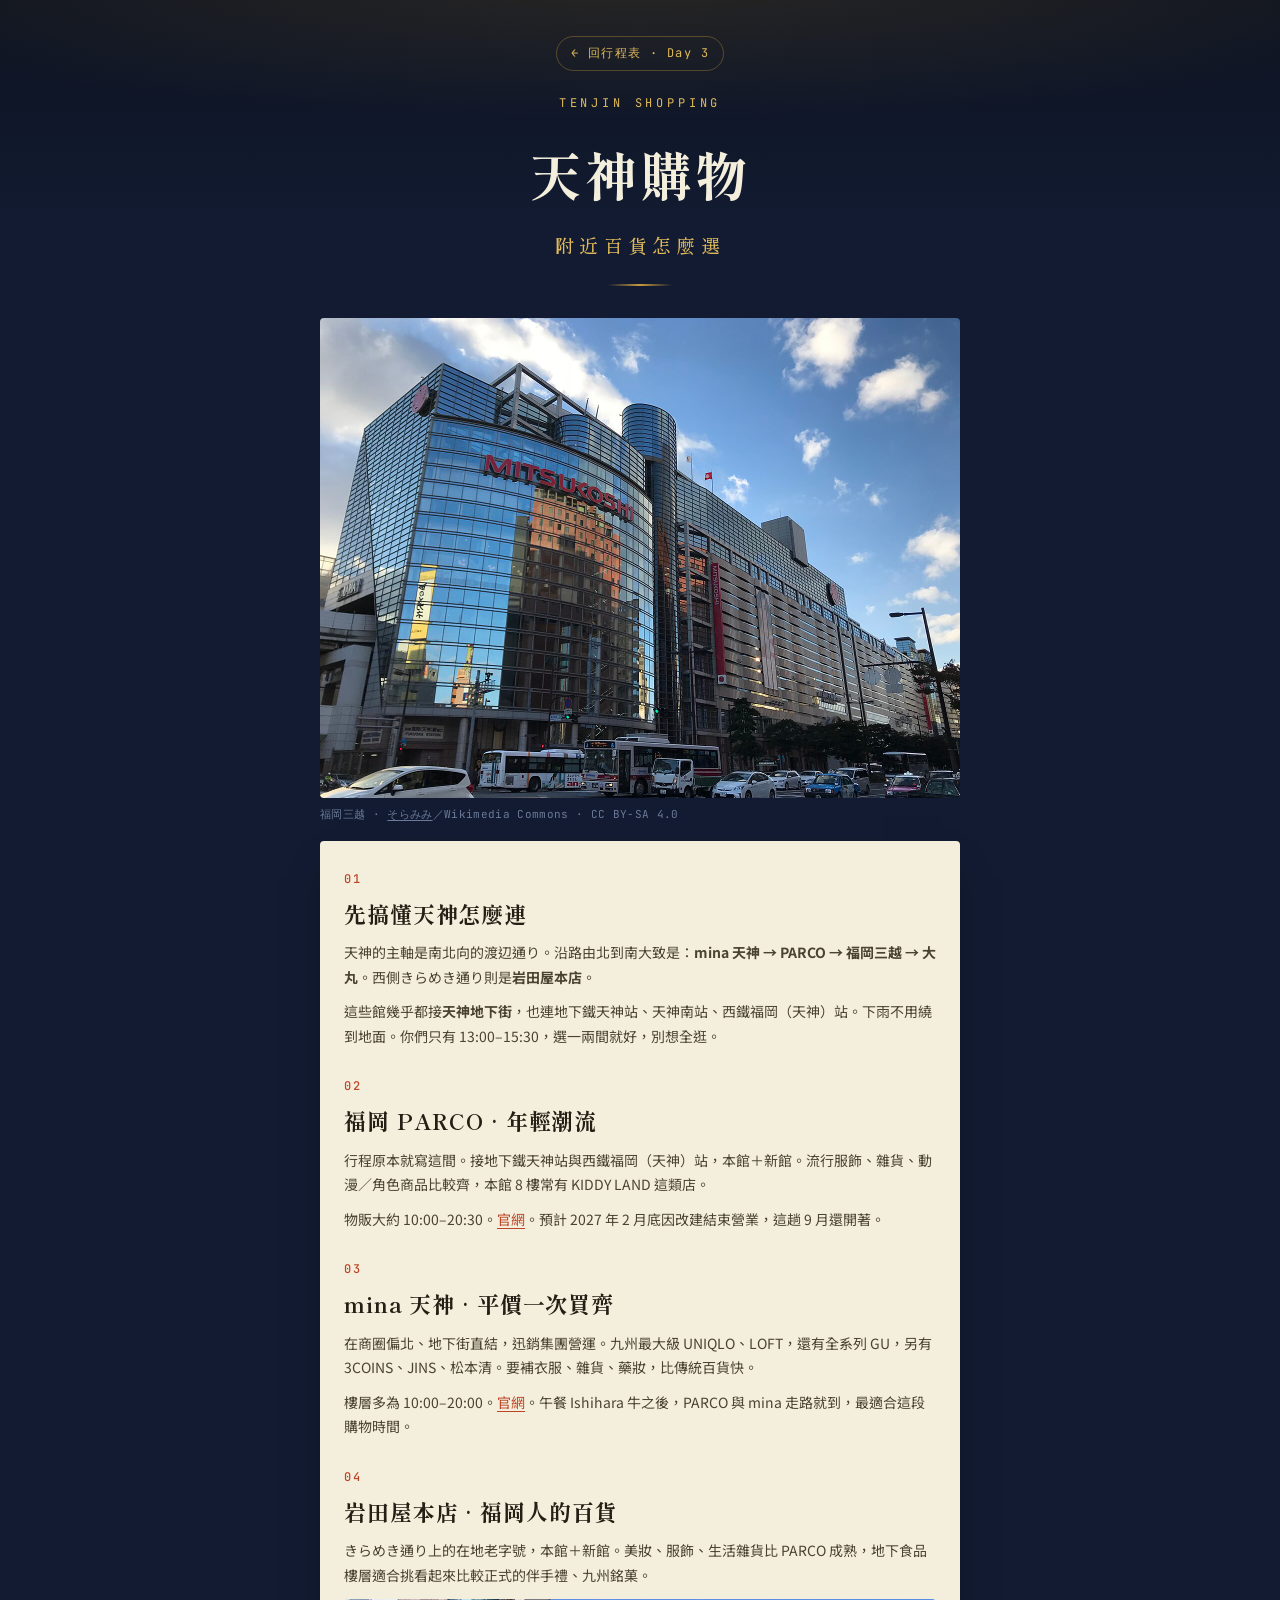
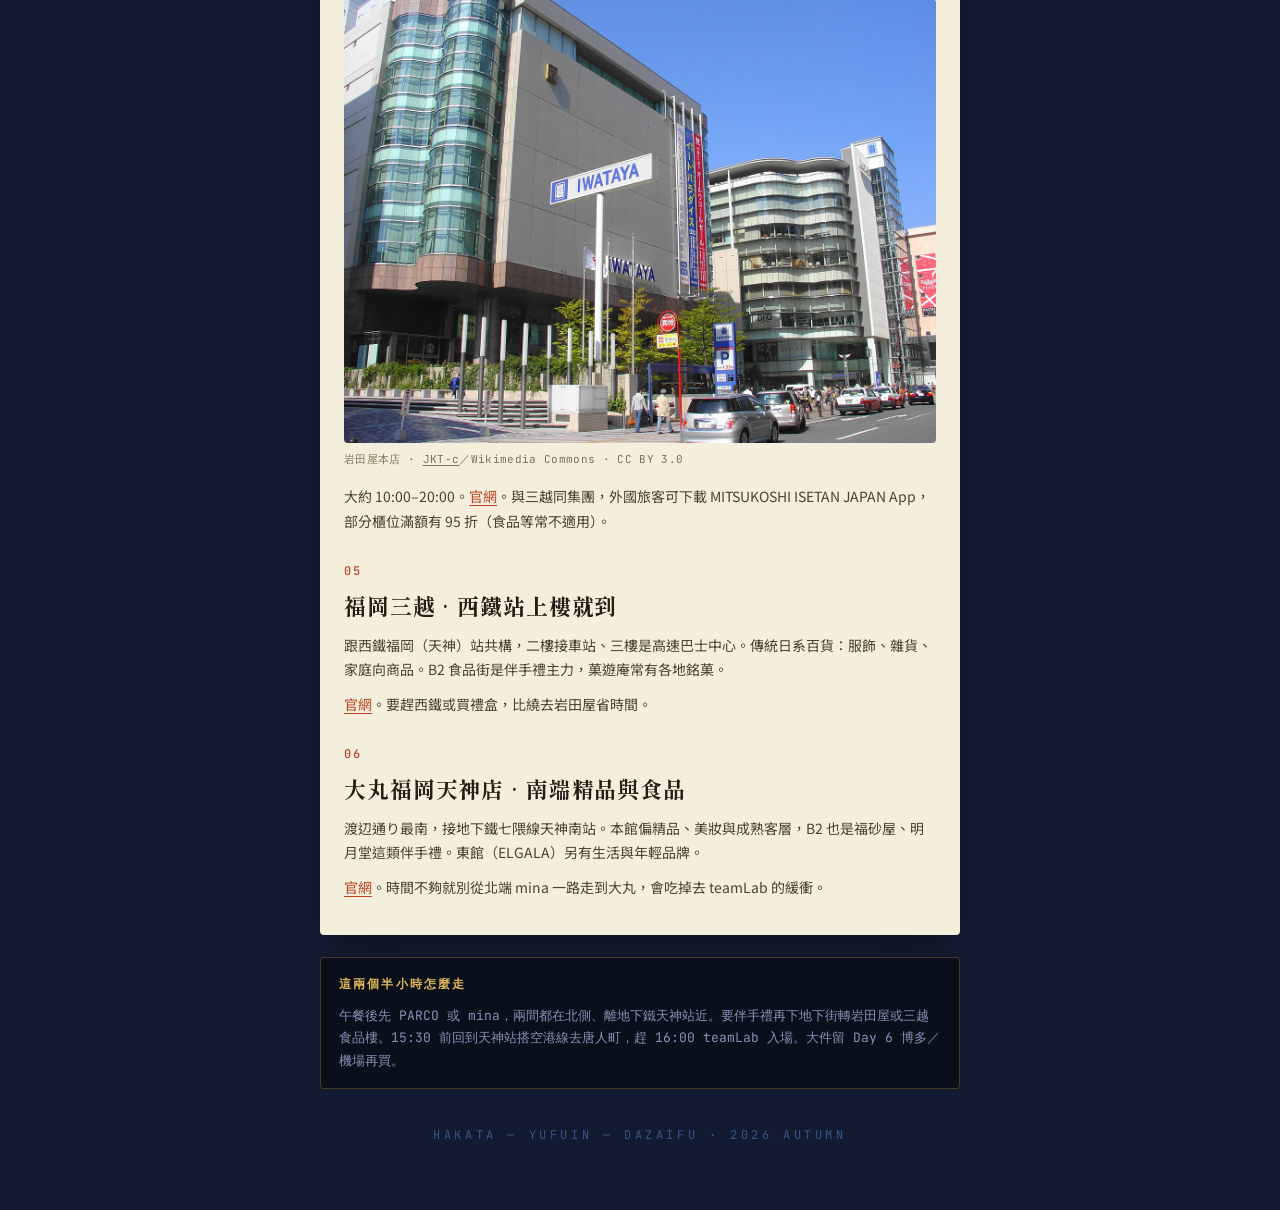
<file: tenjin.html>
<!DOCTYPE html>
<html lang="zh-Hant">
<head>
<meta charset="UTF-8">
<meta name="viewport" content="width=device-width, initial-scale=1.0">
<title>天神購物 · 附近百貨</title>
<link rel="preconnect" href="https://fonts.googleapis.com">
<link rel="preconnect" href="https://fonts.gstatic.com" crossorigin>
<link href="https://fonts.googleapis.com/css2?family=Shippori+Mincho:wght@500;700;800&family=Noto+Sans+TC:wght@300;400;500;700&family=JetBrains+Mono:wght@400;500;700&display=swap" rel="stylesheet">
<link rel="stylesheet" href="spot.css">
<style>
  :root{
    --bg: #121b31;
    --bg-deep: #0c1220;
    --paper: #f4efdd;
    --ink: #241e14;
    --ink-soft: #4a4331;
    --cream: #e9e2cd;
    --muted: #8593b3;
    --gold: #c89b3c;
    --gold-bright: #e0b95a;
    --vermillion: #bd4527;
    --font-display: 'Shippori Mincho', serif;
    --font-body: 'Noto Sans TC', sans-serif;
    --font-mono: 'JetBrains Mono', monospace;
    --fs-base: 16px;
    --fs-sm: 14px;
    --fs-xs: 13px;
    --fs-2xs: 12px;
  }

  * { box-sizing: border-box; margin:0; padding:0; }

  body{
    background: var(--bg);
    color: var(--cream);
    font-family: var(--font-body);
    font-size: var(--fs-base);
    line-height: 1.75;
    -webkit-font-smoothing: antialiased;
  }

  a { color: inherit; }

  .hero{
    position: relative;
    padding: 36px 24px 32px;
    text-align:center;
    background:
      radial-gradient(ellipse 120% 80% at 50% -10%, rgba(200,155,60,0.16), transparent 60%),
      linear-gradient(180deg, var(--bg-deep), var(--bg) 70%);
  }
  .back{
    display:inline-block;
    font-family: var(--font-mono);
    font-size: var(--fs-2xs);
    letter-spacing: 0.12em;
    color: var(--gold-bright);
    text-decoration:none;
    border: 1px solid rgba(200,155,60,0.35);
    border-radius: 100px;
    padding: 6px 14px;
    margin-bottom: 22px;
  }
  .back:hover{ background: rgba(200,155,60,0.12); }
  .hero-eyebrow{
    font-family: var(--font-mono);
    font-size: var(--fs-2xs);
    letter-spacing: 0.32em;
    color: var(--gold-bright);
    text-transform: uppercase;
  }
  .hero-title{
    font-family: var(--font-display);
    font-weight: 800;
    font-size: clamp(32px, 9vw, 52px);
    letter-spacing: 0.06em;
    margin: 14px 0 6px;
    color: var(--paper);
  }
  .hero-title small{
    display:block;
    font-size: 0.36em;
    font-weight: 500;
    letter-spacing: 0.28em;
    color: var(--gold-bright);
    margin-top: 10px;
  }
  .hero-rule{
    width: 64px; height: 2px;
    margin: 22px auto 0;
    background: linear-gradient(90deg, transparent, var(--gold), transparent);
  }

  main{
    max-width: 680px;
    margin: 0 auto;
    padding: 8px 20px 64px;
  }

  .card{
    background: var(--paper);
    color: var(--ink);
    border-radius: 4px;
    box-shadow: 0 18px 40px -18px rgba(0,0,0,0.55);
    padding: 28px 24px 8px;
  }

  .story{
    margin-bottom: 28px;
  }
  .story h2{
    font-family: var(--font-display);
    font-size: 22px;
    font-weight: 700;
    letter-spacing: 0.04em;
    color: var(--ink);
    margin-bottom: 8px;
  }
  .story h2 span{
    display:block;
    font-family: var(--font-mono);
    font-size: var(--fs-2xs);
    font-weight: 500;
    letter-spacing: 0.18em;
    color: var(--vermillion);
    margin-bottom: 4px;
  }
  .story p{
    color: var(--ink-soft);
    font-size: var(--fs-sm);
    margin-bottom: 10px;
  }
  .story a{
    color: var(--vermillion);
    text-underline-offset: 3px;
  }

  .visit{
    margin-top: 22px;
    background: #0a0f1c;
    border: 1px solid rgba(200,155,60,0.3);
    border-radius: 4px;
    padding: 16px 18px;
    font-family: var(--font-mono);
  }
  .visit h3{
    color: var(--gold-bright);
    font-size: var(--fs-2xs);
    letter-spacing: 0.18em;
    text-transform: uppercase;
    margin-bottom: 10px;
  }
  .visit p{
    font-size: var(--fs-xs);
    color: var(--muted);
    line-height: 1.7;
  }

  .sign{
    margin-top: 36px;
    text-align:center;
    font-family: var(--font-mono);
    font-size: var(--fs-2xs);
    letter-spacing: 0.3em;
    color: #3a5586;
    text-transform:uppercase;
  }
</style>
</head>
<body>

<header class="hero">
  <a class="back" href="index.html#day3">← 回行程表 · Day 3</a>
  <div class="hero-eyebrow">Tenjin Shopping</div>
  <h1 class="hero-title">天神購物<small>附近百貨怎麼選</small></h1>
  <div class="hero-rule"></div>
</header>

<figure class="hero-photo">
  <img src="images/tenjin-mitsukoshi.jpg" alt="福岡三越與 Solaria 大樓" width="1280" height="960">
  <figcaption>福岡三越 · <a href="https://commons.wikimedia.org/wiki/File:Fukuoka_Mitsukoshi_and_Solaria_Terminal_Building_20171111.jpg">そらみみ</a>／Wikimedia Commons · CC BY-SA 4.0</figcaption>
</figure>

<main>
  <div class="card">
    <section class="story">
      <h2><span>01</span>先搞懂天神怎麼連</h2>
      <p>天神的主軸是南北向的渡辺通り。沿路由北到南大致是：<strong>mina 天神 → PARCO → 福岡三越 → 大丸</strong>。西側きらめき通り則是<strong>岩田屋本店</strong>。</p>
      <p>這些館幾乎都接<strong>天神地下街</strong>，也連地下鐵天神站、天神南站、西鐵福岡（天神）站。下雨不用繞到地面。你們只有 13:00–15:30，選一兩間就好，別想全逛。</p>
    </section>

    <section class="story">
      <h2><span>02</span>福岡 PARCO · 年輕潮流</h2>
      <p>行程原本就寫這間。接地下鐵天神站與西鐵福岡（天神）站，本館＋新館。流行服飾、雜貨、動漫／角色商品比較齊，本館 8 樓常有 KIDDY LAND 這類店。</p>
      <p>物販大約 10:00–20:30。<a href="https://fukuoka.parco.jp/" target="_blank" rel="noopener">官網</a>。預計 2027 年 2 月底因改建結束營業，這趟 9 月還開著。</p>
    </section>

    <section class="story">
      <h2><span>03</span>mina 天神 · 平價一次買齊</h2>
      <p>在商圈偏北、地下街直結，迅銷集團營運。九州最大級 UNIQLO、LOFT，還有全系列 GU，另有 3COINS、JINS、松本清。要補衣服、雜貨、藥妝，比傳統百貨快。</p>
      <p>樓層多為 10:00–20:00。<a href="https://www.mina-tenjin.com/" target="_blank" rel="noopener">官網</a>。午餐 Ishihara 牛之後，PARCO 與 mina 走路就到，最適合這段購物時間。</p>
    </section>

    <section class="story">
      <h2><span>04</span>岩田屋本店 · 福岡人的百貨</h2>
      <p>きらめき通り上的在地老字號，本館＋新館。美妝、服飾、生活雜貨比 PARCO 成熟，地下食品樓層適合挑看起來比較正式的伴手禮、九州銘菓。</p>
      <figure class="photo">
        <img src="images/tenjin-iwataya.jpg" alt="岩田屋本店外觀" width="1280" height="960" loading="lazy">
        <figcaption>岩田屋本店 · <a href="https://commons.wikimedia.org/wiki/File:Iwataya_-_Tenjin_Head_Store.JPG">JKT-c</a>／Wikimedia Commons · CC BY 3.0</figcaption>
      </figure>
      <p>大約 10:00–20:00。<a href="https://www.iwataya-mitsukoshi.mistore.jp/iwataya.html" target="_blank" rel="noopener">官網</a>。與三越同集團，外國旅客可下載 MITSUKOSHI ISETAN JAPAN App，部分櫃位滿額有 95 折（食品等常不適用）。</p>
    </section>

    <section class="story">
      <h2><span>05</span>福岡三越 · 西鐵站上樓就到</h2>
      <p>跟西鐵福岡（天神）站共構，二樓接車站、三樓是高速巴士中心。傳統日系百貨：服飾、雜貨、家庭向商品。B2 食品街是伴手禮主力，菓遊庵常有各地銘菓。</p>
      <p><a href="https://mitsukoshi.mistore.jp/store/fukuoka/index.html" target="_blank" rel="noopener">官網</a>。要趕西鐵或買禮盒，比繞去岩田屋省時間。</p>
    </section>

    <section class="story">
      <h2><span>06</span>大丸福岡天神店 · 南端精品與食品</h2>
      <p>渡辺通り最南，接地下鐵七隈線天神南站。本館偏精品、美妝與成熟客層，B2 也是福砂屋、明月堂這類伴手禮。東館（ELGALA）另有生活與年輕品牌。</p>
      <p><a href="https://www.daimaru.co.jp/fukuoka/" target="_blank" rel="noopener">官網</a>。時間不夠就別從北端 mina 一路走到大丸，會吃掉去 teamLab 的緩衝。</p>
    </section>
  </div>

  <div class="visit">
    <h3>這兩個半小時怎麼走</h3>
    <p>午餐後先 PARCO 或 mina，兩間都在北側、離地下鐵天神站近。要伴手禮再下地下街轉岩田屋或三越食品樓。15:30 前回到天神站搭空港線去唐人町，趕 16:00 teamLab 入場。大件留 Day 6 博多／機場再買。</p>
  </div>

  <div class="sign">Hakata — Yufuin — Dazaifu · 2026 Autumn</div>
</main>

</body>
</html>
</file>
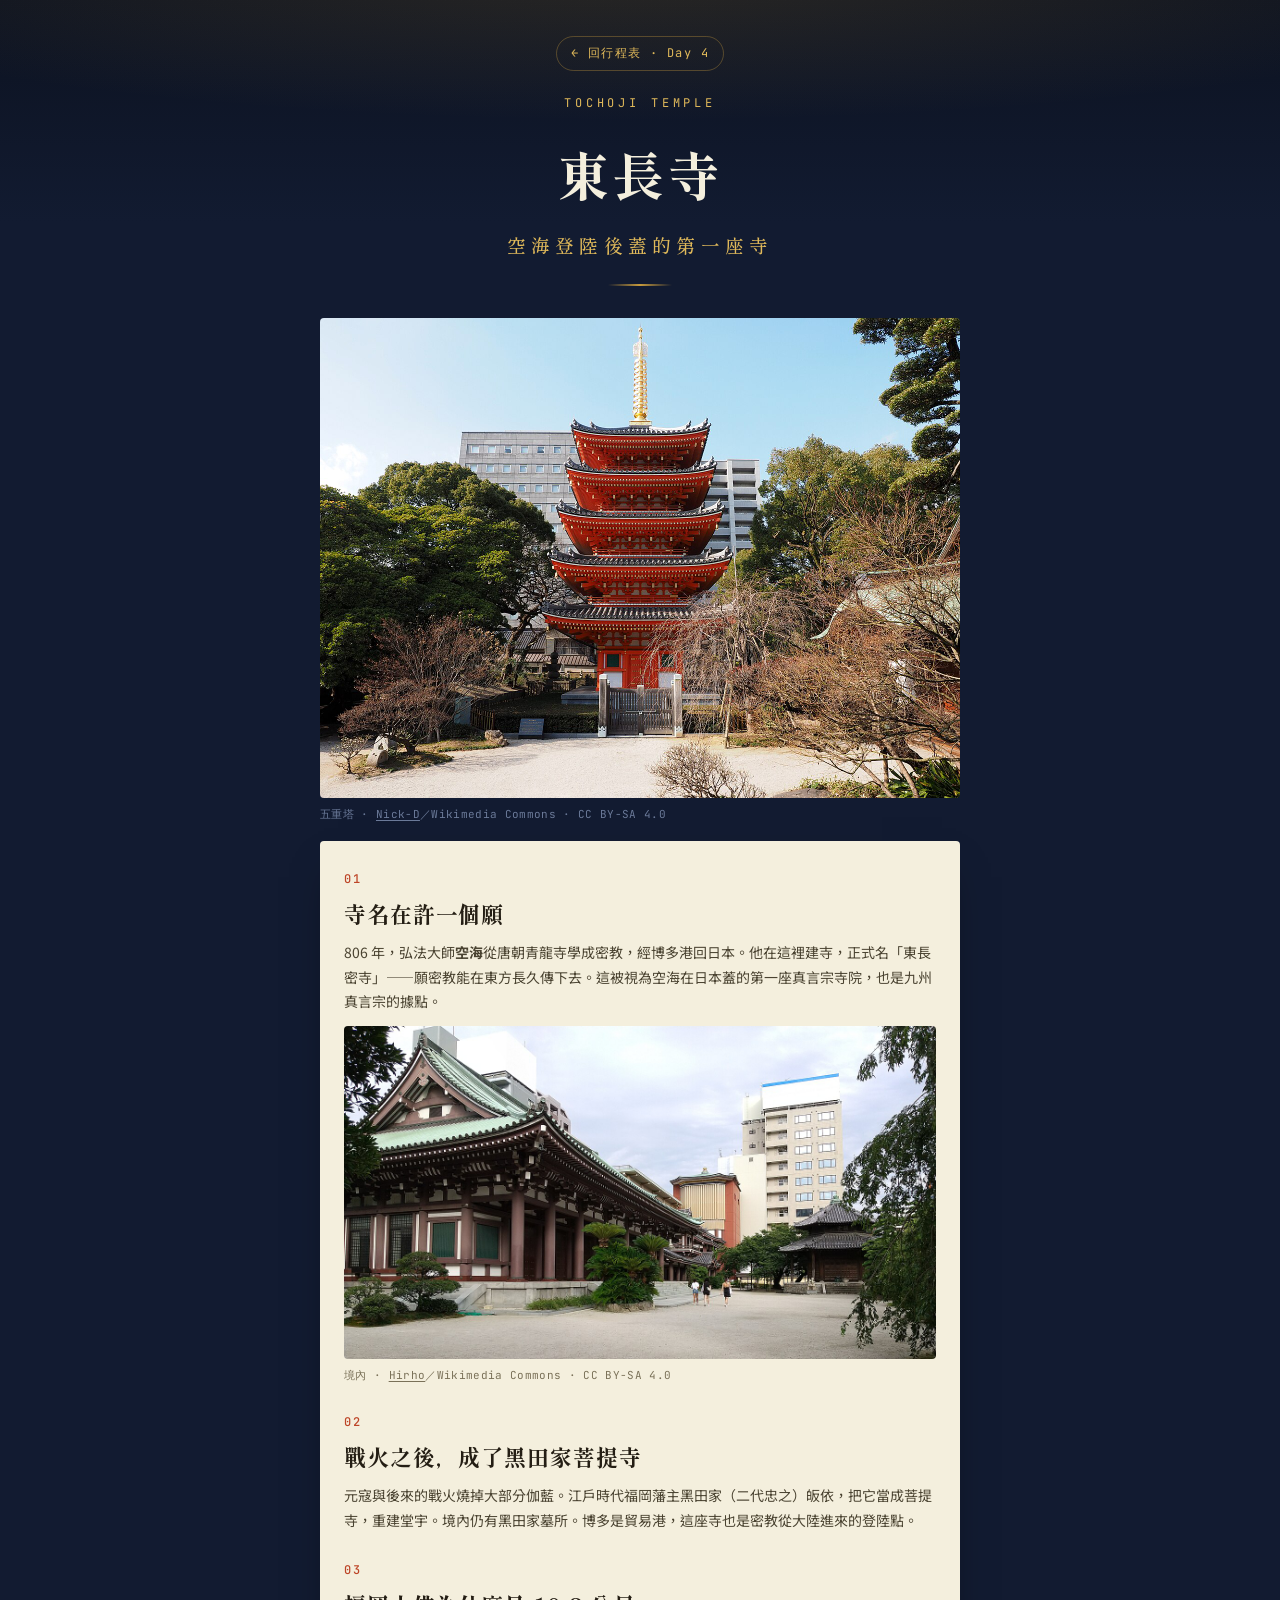
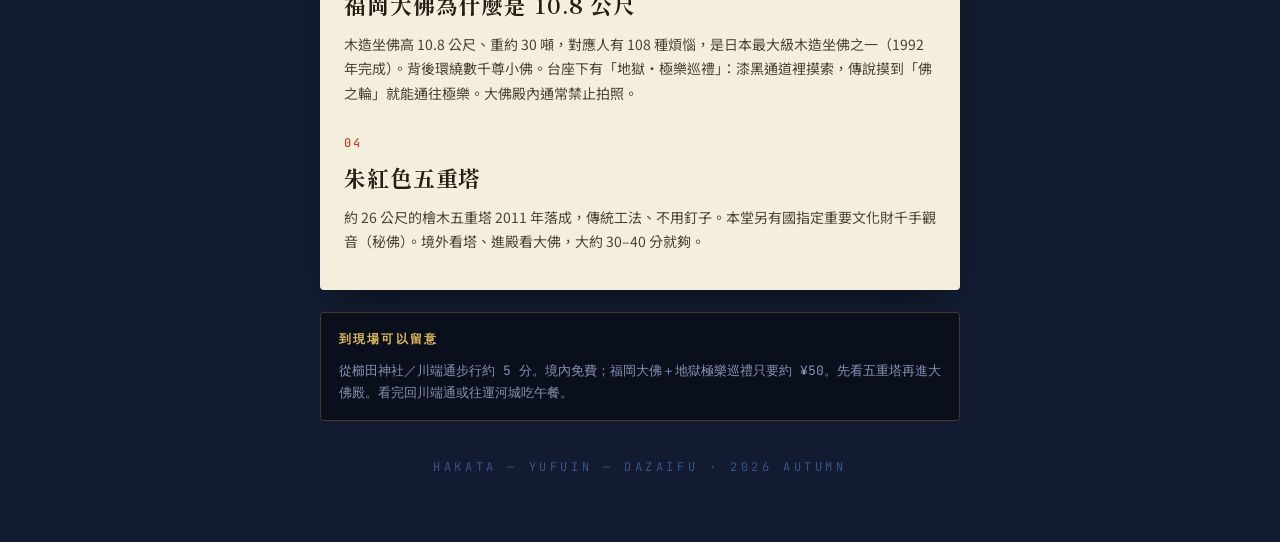
<file: tochoji.html>
<!DOCTYPE html>
<html lang="zh-Hant">
<head>
<meta charset="UTF-8">
<meta name="viewport" content="width=device-width, initial-scale=1.0">
<title>東長寺 · 空海與福岡大佛</title>
<link rel="preconnect" href="https://fonts.googleapis.com">
<link rel="preconnect" href="https://fonts.gstatic.com" crossorigin>
<link href="https://fonts.googleapis.com/css2?family=Shippori+Mincho:wght@500;700;800&family=Noto+Sans+TC:wght@300;400;500;700&family=JetBrains+Mono:wght@400;500;700&display=swap" rel="stylesheet">
<link rel="stylesheet" href="spot.css">
<style>
  :root{ --bg:#121b31; --bg-deep:#0c1220; --paper:#f4efdd; --ink:#241e14; --ink-soft:#4a4331; --cream:#e9e2cd; --muted:#8593b3; --gold:#c89b3c; --gold-bright:#e0b95a; --vermillion:#bd4527; --font-display:'Shippori Mincho',serif; --font-body:'Noto Sans TC',sans-serif; --font-mono:'JetBrains Mono',monospace; --fs-base:16px; --fs-sm:14px; --fs-xs:13px; --fs-2xs:12px; }
  *{ box-sizing:border-box; margin:0; padding:0; }
  body{ background:var(--bg); color:var(--cream); font-family:var(--font-body); font-size:var(--fs-base); line-height:1.75; -webkit-font-smoothing:antialiased; }
  a{ color:inherit; }
  .hero{ position:relative; padding:36px 24px 32px; text-align:center; background:radial-gradient(ellipse 120% 80% at 50% -10%, rgba(200,155,60,0.16), transparent 60%), linear-gradient(180deg, var(--bg-deep), var(--bg) 70%); }
  .back{ display:inline-block; font-family:var(--font-mono); font-size:var(--fs-2xs); letter-spacing:0.12em; color:var(--gold-bright); text-decoration:none; border:1px solid rgba(200,155,60,0.35); border-radius:100px; padding:6px 14px; margin-bottom:22px; }
  .back:hover{ background:rgba(200,155,60,0.12); }
  .hero-eyebrow{ font-family:var(--font-mono); font-size:var(--fs-2xs); letter-spacing:0.32em; color:var(--gold-bright); text-transform:uppercase; }
  .hero-title{ font-family:var(--font-display); font-weight:800; font-size:clamp(32px,9vw,52px); letter-spacing:0.06em; margin:14px 0 6px; color:var(--paper); }
  .hero-title small{ display:block; font-size:0.36em; font-weight:500; letter-spacing:0.28em; color:var(--gold-bright); margin-top:10px; }
  .hero-rule{ width:64px; height:2px; margin:22px auto 0; background:linear-gradient(90deg, transparent, var(--gold), transparent); }
  main{ max-width:680px; margin:0 auto; padding:8px 20px 64px; }
  .card{ background:var(--paper); color:var(--ink); border-radius:4px; box-shadow:0 18px 40px -18px rgba(0,0,0,0.55); padding:28px 24px 8px; }
  .story{ margin-bottom:28px; }
  .story h2{ font-family:var(--font-display); font-size:22px; font-weight:700; letter-spacing:0.04em; margin-bottom:8px; }
  .story h2 span{ display:block; font-family:var(--font-mono); font-size:var(--fs-2xs); font-weight:500; letter-spacing:0.18em; color:var(--vermillion); margin-bottom:4px; }
  .story p{ color:var(--ink-soft); font-size:var(--fs-sm); margin-bottom:10px; }
  .story a{ color:var(--vermillion); text-underline-offset:3px; }
  .visit{ margin-top:22px; background:#0a0f1c; border:1px solid rgba(200,155,60,0.3); border-radius:4px; padding:16px 18px; font-family:var(--font-mono); }
  .visit h3{ color:var(--gold-bright); font-size:var(--fs-2xs); letter-spacing:0.18em; text-transform:uppercase; margin-bottom:10px; }
  .visit p{ font-size:var(--fs-xs); color:var(--muted); line-height:1.7; }
  .sign{ margin-top:36px; text-align:center; font-family:var(--font-mono); font-size:var(--fs-2xs); letter-spacing:0.3em; color:#3a5586; text-transform:uppercase; }
</style>
</head>
<body>
<header class="hero">
  <a class="back" href="index.html#day4">← 回行程表 · Day 4</a>
  <div class="hero-eyebrow">Tochoji Temple</div>
  <h1 class="hero-title">東長寺<small>空海登陸後蓋的第一座寺</small></h1>
  <div class="hero-rule"></div>
</header>

<figure class="hero-photo">
  <img src="images/tochoji-pagoda.jpg" alt="東長寺朱紅色五重塔" width="1280" height="960">
  <figcaption>五重塔 · <a href="https://commons.wikimedia.org/wiki/File:Gojunoto_Tower_of_Tochoji_Temple_in_January_2019.jpg">Nick-D</a>／Wikimedia Commons · CC BY-SA 4.0</figcaption>
</figure>
<main>
  <div class="card">
    <section class="story">
      <h2><span>01</span>寺名在許一個願</h2>
      <p>806 年，弘法大師<strong>空海</strong>從唐朝青龍寺學成密教，經博多港回日本。他在這裡建寺，正式名「東長密寺」——願密教能在東方長久傳下去。這被視為空海在日本蓋的第一座真言宗寺院，也是九州真言宗的據點。</p>
      <figure class="photo">
        <img src="images/tochoji-precinct.jpg" alt="東長寺院內" width="1280" height="720" loading="lazy">
        <figcaption>境內 · <a href="https://commons.wikimedia.org/wiki/File:T%C5%8Dch%C5%8D-ji_the_precinct_2-4_Gokushomachi_Hakata-ku_Fukuoka_20230720.jpg">Hirho</a>／Wikimedia Commons · CC BY-SA 4.0</figcaption>
      </figure>
    </section>
    <section class="story">
      <h2><span>02</span>戰火之後，成了黑田家菩提寺</h2>
      <p>元寇與後來的戰火燒掉大部分伽藍。江戶時代福岡藩主黑田家（二代忠之）皈依，把它當成菩提寺，重建堂宇。境內仍有黑田家墓所。博多是貿易港，這座寺也是密教從大陸進來的登陸點。</p>
    </section>
    <section class="story">
      <h2><span>03</span>福岡大佛為什麼是 10.8 公尺</h2>
      <p>木造坐佛高 10.8 公尺、重約 30 噸，對應人有 108 種煩惱，是日本最大級木造坐佛之一（1992 年完成）。背後環繞數千尊小佛。台座下有「地獄・極樂巡禮」：漆黑通道裡摸索，傳說摸到「佛之輪」就能通往極樂。大佛殿內通常禁止拍照。</p>
    </section>
    <section class="story">
      <h2><span>04</span>朱紅色五重塔</h2>
      <p>約 26 公尺的檜木五重塔 2011 年落成，傳統工法、不用釘子。本堂另有國指定重要文化財千手觀音（秘佛）。境外看塔、進殿看大佛，大約 30–40 分就夠。</p>
    </section>
  </div>
  <div class="visit">
    <h3>到現場可以留意</h3>
    <p>從櫛田神社／川端通步行約 5 分。境內免費；福岡大佛＋地獄極樂巡禮只要約 ¥50。先看五重塔再進大佛殿。看完回川端通或往運河城吃午餐。</p>
  </div>
  <div class="sign">Hakata — Yufuin — Dazaifu · 2026 Autumn</div>
</main>
</body>
</html>
</file>
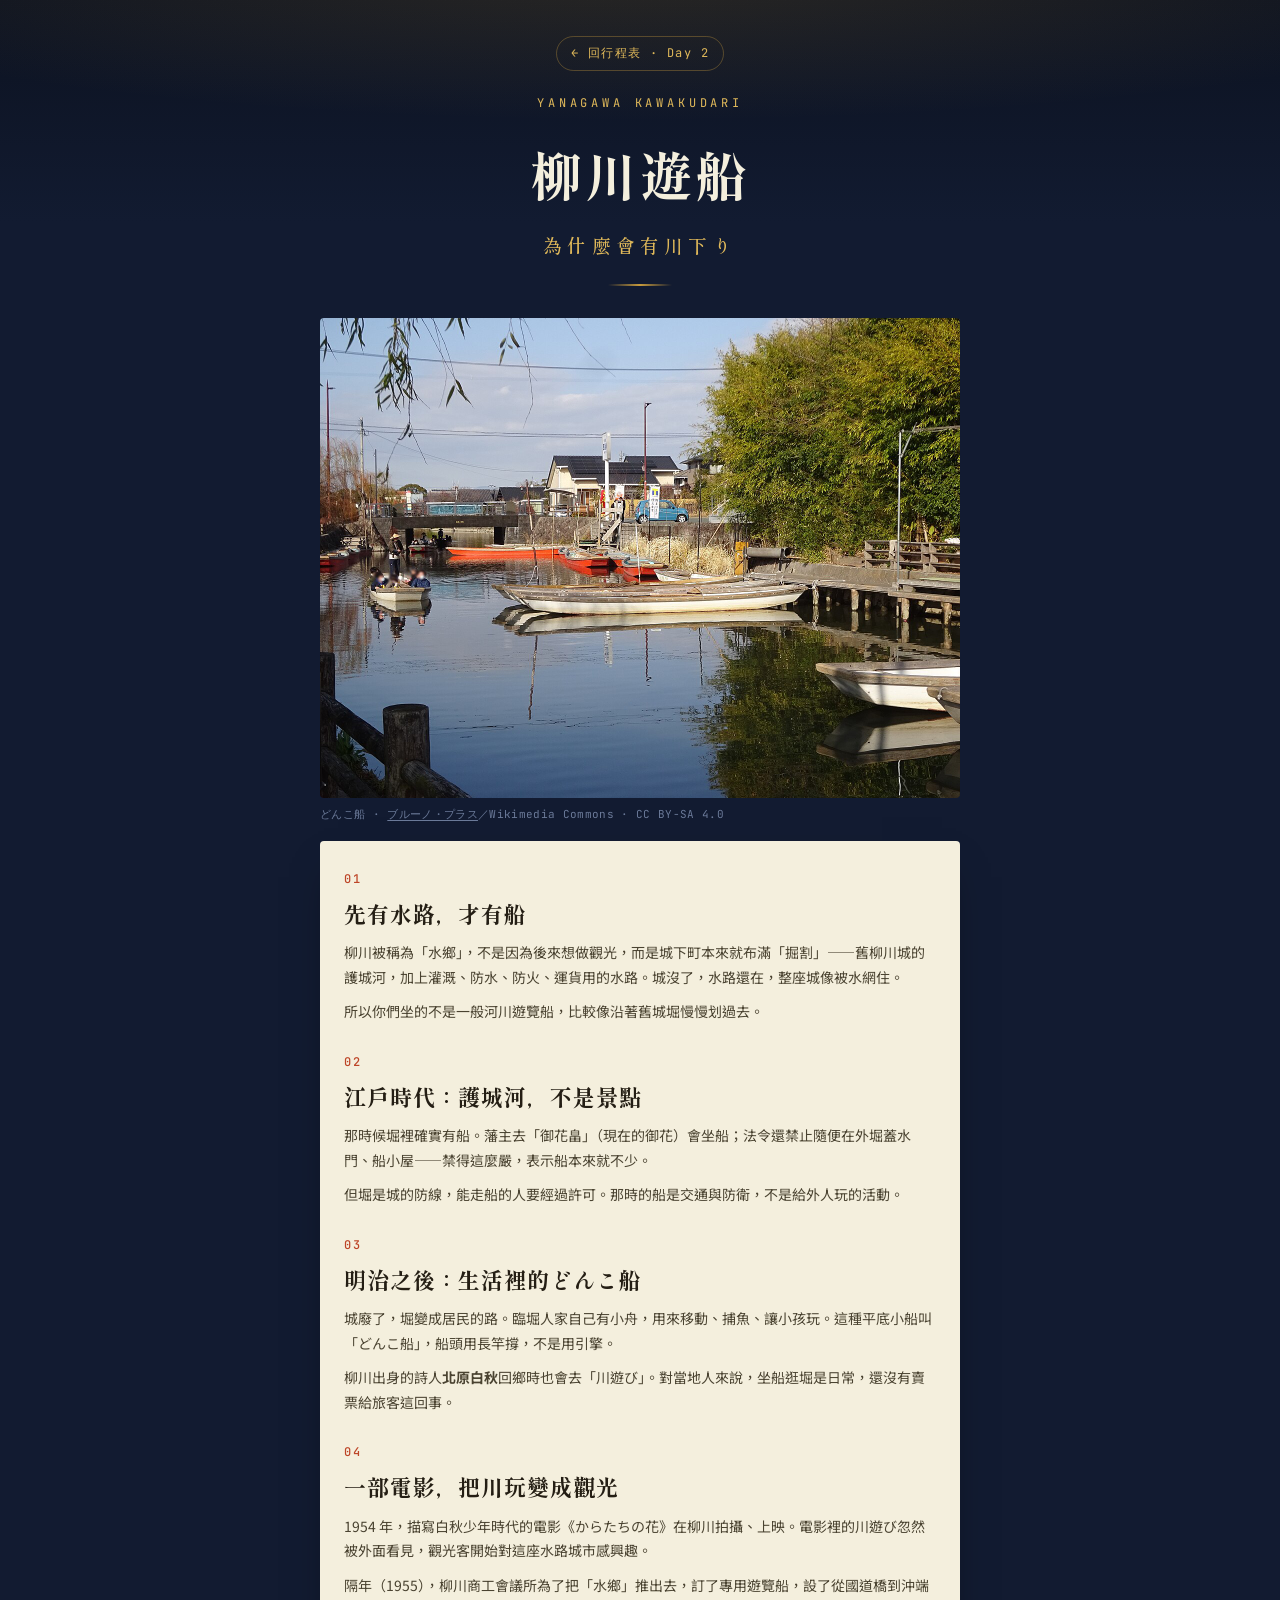
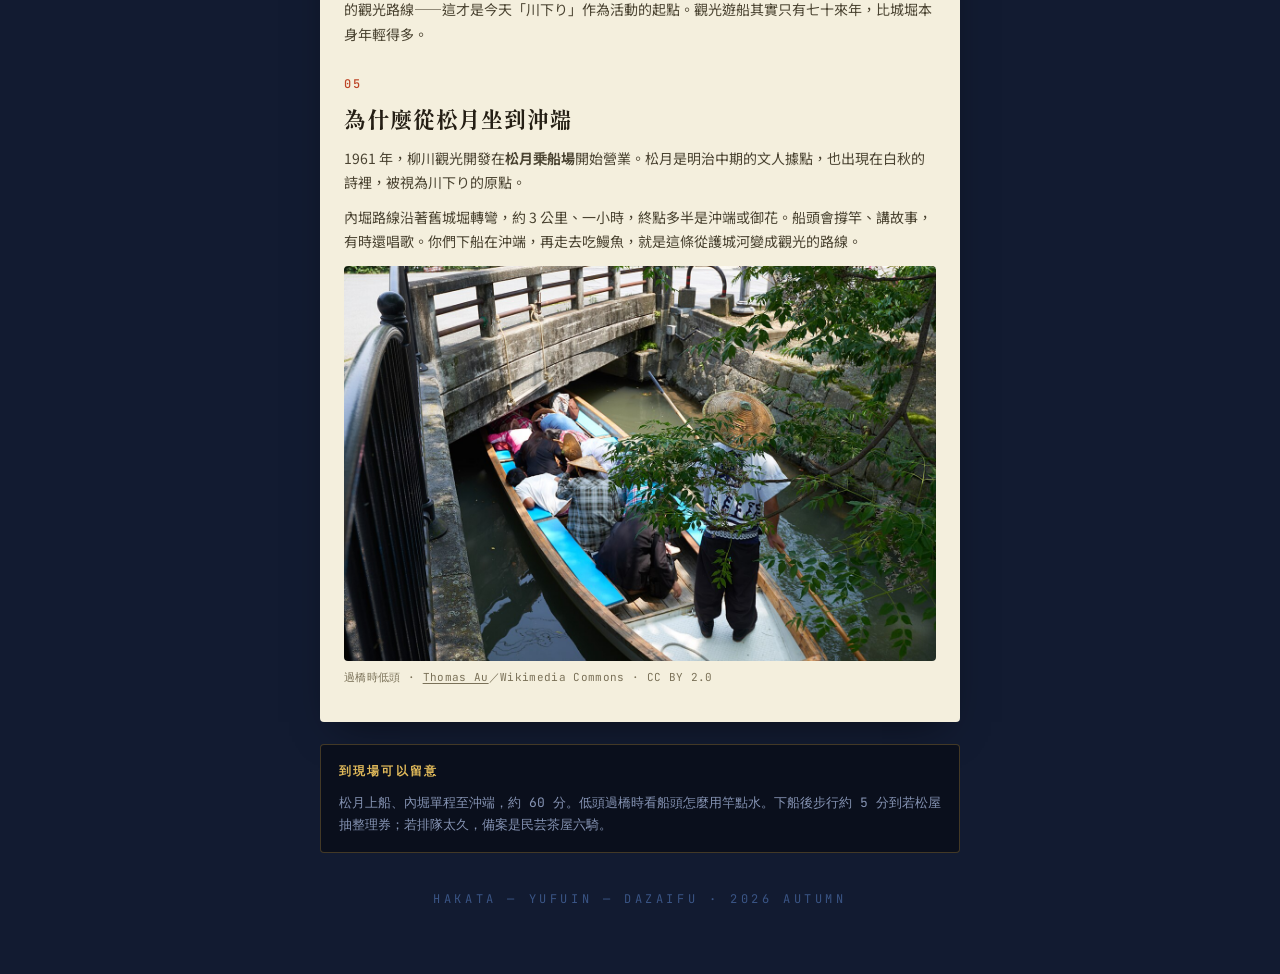
<file: yanagawa.html>
<!DOCTYPE html>
<html lang="zh-Hant">
<head>
<meta charset="UTF-8">
<meta name="viewport" content="width=device-width, initial-scale=1.0">
<title>柳川遊船 · 為什麼會有川下り</title>
<link rel="preconnect" href="https://fonts.googleapis.com">
<link rel="preconnect" href="https://fonts.gstatic.com" crossorigin>
<link href="https://fonts.googleapis.com/css2?family=Shippori+Mincho:wght@500;700;800&family=Noto+Sans+TC:wght@300;400;500;700&family=JetBrains+Mono:wght@400;500;700&display=swap" rel="stylesheet">
<link rel="stylesheet" href="spot.css">
<style>
  :root{
    --bg: #121b31;
    --bg-deep: #0c1220;
    --paper: #f4efdd;
    --ink: #241e14;
    --ink-soft: #4a4331;
    --cream: #e9e2cd;
    --muted: #8593b3;
    --gold: #c89b3c;
    --gold-bright: #e0b95a;
    --vermillion: #bd4527;
    --font-display: 'Shippori Mincho', serif;
    --font-body: 'Noto Sans TC', sans-serif;
    --font-mono: 'JetBrains Mono', monospace;
    --fs-base: 16px;
    --fs-sm: 14px;
    --fs-xs: 13px;
    --fs-2xs: 12px;
  }

  * { box-sizing: border-box; margin:0; padding:0; }

  body{
    background: var(--bg);
    color: var(--cream);
    font-family: var(--font-body);
    font-size: var(--fs-base);
    line-height: 1.75;
    -webkit-font-smoothing: antialiased;
  }

  a { color: inherit; }

  .hero{
    position: relative;
    padding: 36px 24px 32px;
    text-align:center;
    background:
      radial-gradient(ellipse 120% 80% at 50% -10%, rgba(200,155,60,0.16), transparent 60%),
      linear-gradient(180deg, var(--bg-deep), var(--bg) 70%);
  }
  .back{
    display:inline-block;
    font-family: var(--font-mono);
    font-size: var(--fs-2xs);
    letter-spacing: 0.12em;
    color: var(--gold-bright);
    text-decoration:none;
    border: 1px solid rgba(200,155,60,0.35);
    border-radius: 100px;
    padding: 6px 14px;
    margin-bottom: 22px;
  }
  .back:hover{ background: rgba(200,155,60,0.12); }
  .hero-eyebrow{
    font-family: var(--font-mono);
    font-size: var(--fs-2xs);
    letter-spacing: 0.32em;
    color: var(--gold-bright);
    text-transform: uppercase;
  }
  .hero-title{
    font-family: var(--font-display);
    font-weight: 800;
    font-size: clamp(32px, 9vw, 52px);
    letter-spacing: 0.06em;
    margin: 14px 0 6px;
    color: var(--paper);
  }
  .hero-title small{
    display:block;
    font-size: 0.36em;
    font-weight: 500;
    letter-spacing: 0.28em;
    color: var(--gold-bright);
    margin-top: 10px;
  }
  .hero-rule{
    width: 64px; height: 2px;
    margin: 22px auto 0;
    background: linear-gradient(90deg, transparent, var(--gold), transparent);
  }

  main{
    max-width: 680px;
    margin: 0 auto;
    padding: 8px 20px 64px;
  }

  .card{
    background: var(--paper);
    color: var(--ink);
    border-radius: 4px;
    box-shadow: 0 18px 40px -18px rgba(0,0,0,0.55);
    padding: 28px 24px 8px;
  }

  .story{
    margin-bottom: 28px;
  }
  .story h2{
    font-family: var(--font-display);
    font-size: 22px;
    font-weight: 700;
    letter-spacing: 0.04em;
    color: var(--ink);
    margin-bottom: 8px;
  }
  .story h2 span{
    display:block;
    font-family: var(--font-mono);
    font-size: var(--fs-2xs);
    font-weight: 500;
    letter-spacing: 0.18em;
    color: var(--vermillion);
    margin-bottom: 4px;
  }
  .story p{
    color: var(--ink-soft);
    font-size: var(--fs-sm);
    margin-bottom: 10px;
  }

  .visit{
    margin-top: 22px;
    background: #0a0f1c;
    border: 1px solid rgba(200,155,60,0.3);
    border-radius: 4px;
    padding: 16px 18px;
    font-family: var(--font-mono);
  }
  .visit h3{
    color: var(--gold-bright);
    font-size: var(--fs-2xs);
    letter-spacing: 0.18em;
    text-transform: uppercase;
    margin-bottom: 10px;
  }
  .visit p{
    font-size: var(--fs-xs);
    color: var(--muted);
    line-height: 1.7;
  }

  .sign{
    margin-top: 36px;
    text-align:center;
    font-family: var(--font-mono);
    font-size: var(--fs-2xs);
    letter-spacing: 0.3em;
    color: #3a5586;
    text-transform:uppercase;
  }
</style>
</head>
<body>

<header class="hero">
  <a class="back" href="index.html#day2">← 回行程表 · Day 2</a>
  <div class="hero-eyebrow">Yanagawa Kawakudari</div>
  <h1 class="hero-title">柳川遊船<small>為什麼會有川下り</small></h1>
  <div class="hero-rule"></div>
</header>

<figure class="hero-photo">
  <img src="images/yanagawa-boat.jpg" alt="柳川堀裡的どんこ船" width="1280" height="960">
  <figcaption>どんこ船 · <a href="https://commons.wikimedia.org/wiki/File:Yanagawa_kawakudari1.jpg">ブルーノ・プラス</a>／Wikimedia Commons · CC BY-SA 4.0</figcaption>
</figure>

<main>
  <div class="card">
    <section class="story">
      <h2><span>01</span>先有水路，才有船</h2>
      <p>柳川被稱為「水鄉」，不是因為後來想做觀光，而是城下町本來就布滿「掘割」——舊柳川城的護城河，加上灌溉、防水、防火、運貨用的水路。城沒了，水路還在，整座城像被水網住。</p>
      <p>所以你們坐的不是一般河川遊覽船，比較像沿著舊城堀慢慢划過去。</p>
    </section>

    <section class="story">
      <h2><span>02</span>江戶時代：護城河，不是景點</h2>
      <p>那時候堀裡確實有船。藩主去「御花畠」（現在的御花）會坐船；法令還禁止隨便在外堀蓋水門、船小屋——禁得這麼嚴，表示船本來就不少。</p>
      <p>但堀是城的防線，能走船的人要經過許可。那時的船是交通與防衛，不是給外人玩的活動。</p>
    </section>

    <section class="story">
      <h2><span>03</span>明治之後：生活裡的どんこ船</h2>
      <p>城廢了，堀變成居民的路。臨堀人家自己有小舟，用來移動、捕魚、讓小孩玩。這種平底小船叫「どんこ船」，船頭用長竿撐，不是用引擎。</p>
      <p>柳川出身的詩人<strong>北原白秋</strong>回鄉時也會去「川遊び」。對當地人來說，坐船逛堀是日常，還沒有賣票給旅客這回事。</p>
    </section>

    <section class="story">
      <h2><span>04</span>一部電影，把川玩變成觀光</h2>
      <p>1954 年，描寫白秋少年時代的電影《からたちの花》在柳川拍攝、上映。電影裡的川遊び忽然被外面看見，觀光客開始對這座水路城市感興趣。</p>
      <p>隔年（1955），柳川商工會議所為了把「水鄉」推出去，訂了專用遊覽船，設了從國道橋到沖端的觀光路線——這才是今天「川下り」作為活動的起點。觀光遊船其實只有七十來年，比城堀本身年輕得多。</p>
    </section>

    <section class="story">
      <h2><span>05</span>為什麼從松月坐到沖端</h2>
      <p>1961 年，柳川觀光開發在<strong>松月乗船場</strong>開始營業。松月是明治中期的文人據點，也出現在白秋的詩裡，被視為川下り的原點。</p>
      <p>內堀路線沿著舊城堀轉彎，約 3 公里、一小時，終點多半是沖端或御花。船頭會撐竿、講故事，有時還唱歌。你們下船在沖端，再走去吃鰻魚，就是這條從護城河變成觀光的路線。</p>
      <figure class="photo">
        <img src="images/yanagawa-bridge.jpg" alt="柳川遊船低頭穿過低橋" width="1280" height="854" loading="lazy">
        <figcaption>過橋時低頭 · <a href="https://commons.wikimedia.org/wiki/File:%E6%A9%8B%E3%81%8C%E4%BD%8E%E3%81%84%E3%81%AE%E3%81%A7%E4%BC%8F%E3%81%9B%E3%82%8B_%E6%9F%B3%E5%B7%9D%E5%B7%9D%E4%B8%8B%E3%82%8A_%2819016709711%29.jpg">Thomas Au</a>／Wikimedia Commons · CC BY 2.0</figcaption>
      </figure>
    </section>
  </div>

  <div class="visit">
    <h3>到現場可以留意</h3>
    <p>松月上船、內堀單程至沖端，約 60 分。低頭過橋時看船頭怎麼用竿點水。下船後步行約 5 分到若松屋抽整理券；若排隊太久，備案是民芸茶屋六騎。</p>
  </div>

  <div class="sign">Hakata — Yufuin — Dazaifu · 2026 Autumn</div>
</main>

</body>
</html>
</file>
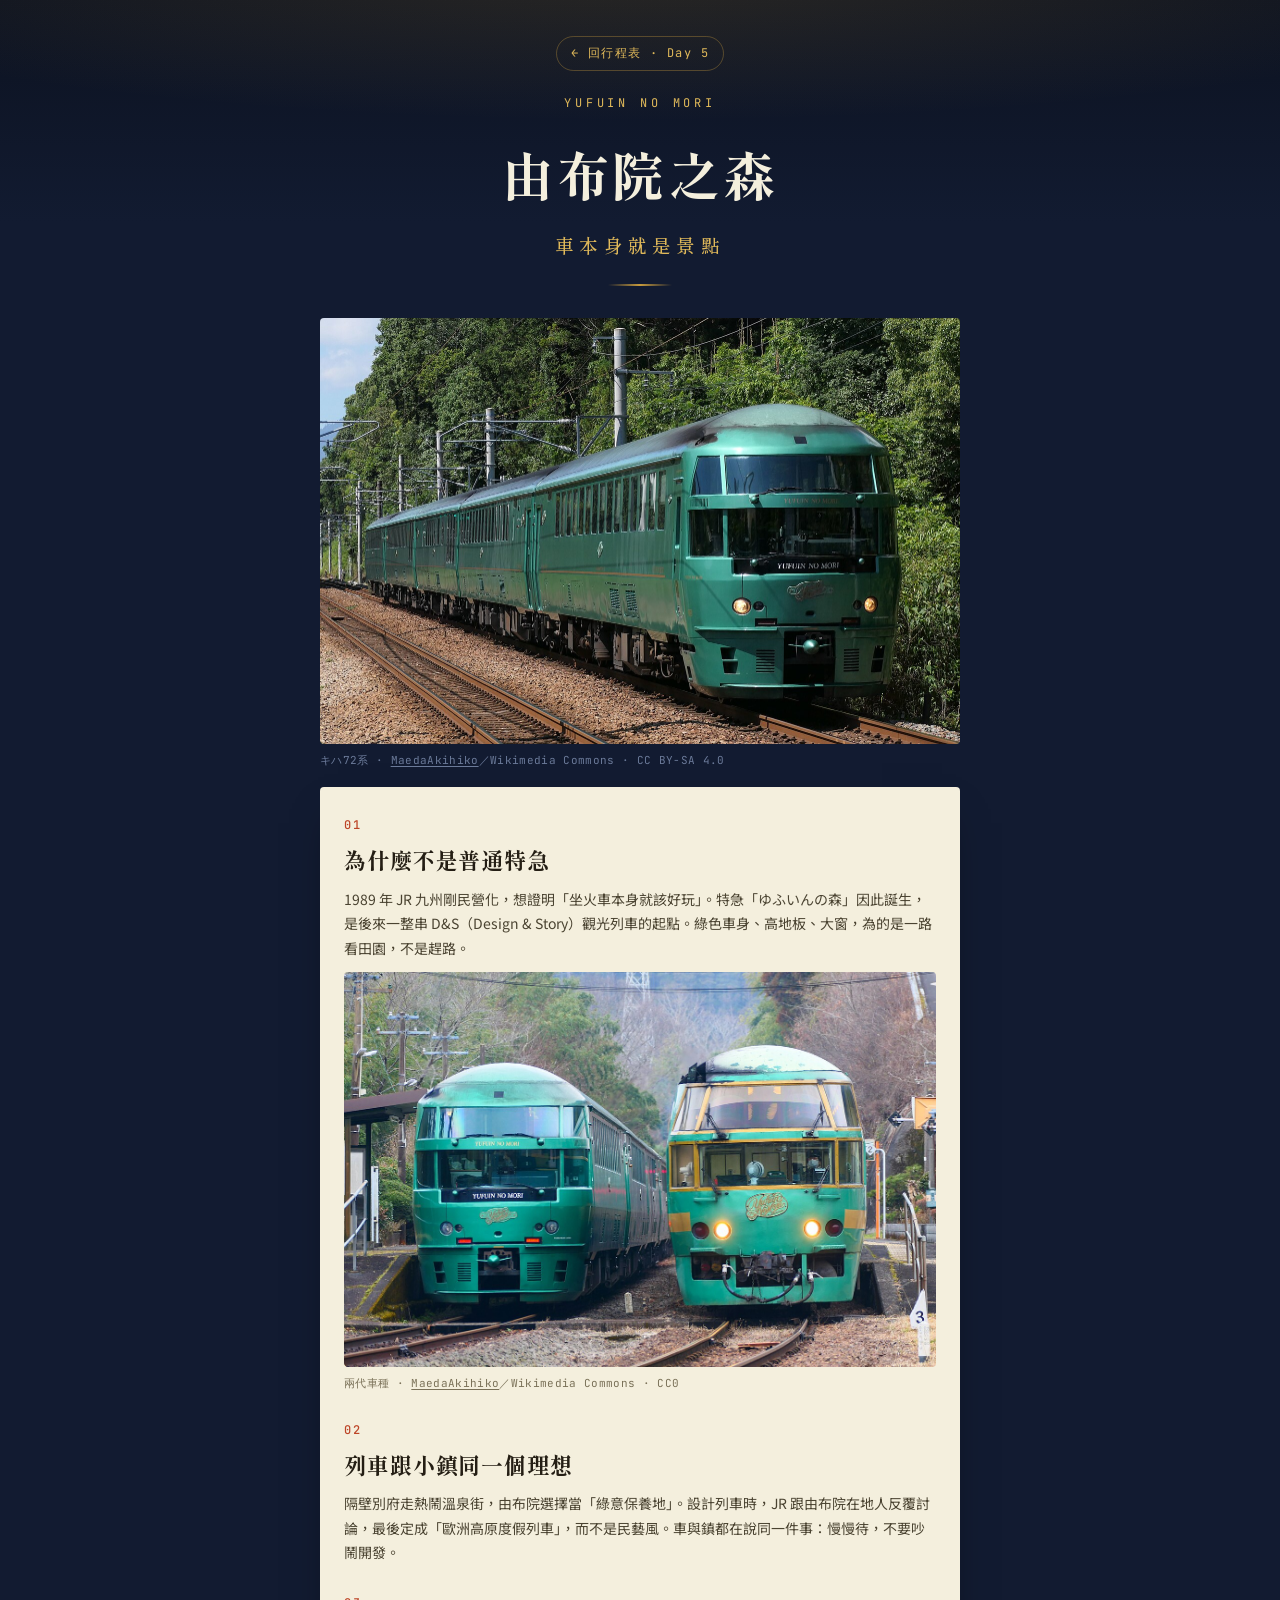
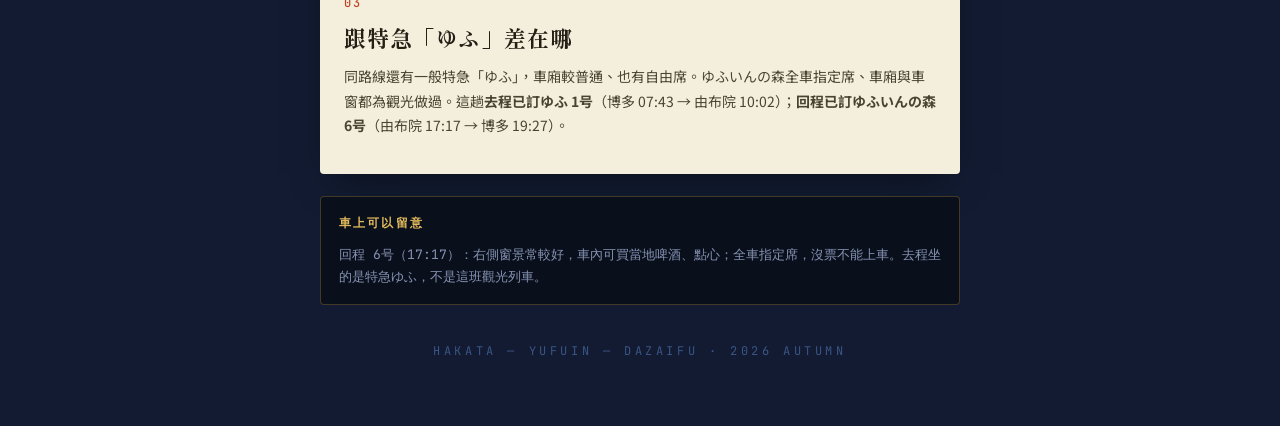
<file: yufuin-mori.html>
<!DOCTYPE html>
<html lang="zh-Hant">
<head>
<meta charset="UTF-8">
<meta name="viewport" content="width=device-width, initial-scale=1.0">
<title>由布院之森 · 為什麼要坐這班車</title>
<link rel="preconnect" href="https://fonts.googleapis.com">
<link rel="preconnect" href="https://fonts.gstatic.com" crossorigin>
<link href="https://fonts.googleapis.com/css2?family=Shippori+Mincho:wght@500;700;800&family=Noto+Sans+TC:wght@300;400;500;700&family=JetBrains+Mono:wght@400;500;700&display=swap" rel="stylesheet">
<link rel="stylesheet" href="spot.css">
<style>
  :root{ --bg:#121b31; --bg-deep:#0c1220; --paper:#f4efdd; --ink:#241e14; --ink-soft:#4a4331; --cream:#e9e2cd; --muted:#8593b3; --gold:#c89b3c; --gold-bright:#e0b95a; --vermillion:#bd4527; --font-display:'Shippori Mincho',serif; --font-body:'Noto Sans TC',sans-serif; --font-mono:'JetBrains Mono',monospace; --fs-base:16px; --fs-sm:14px; --fs-xs:13px; --fs-2xs:12px; }
  *{ box-sizing:border-box; margin:0; padding:0; }
  body{ background:var(--bg); color:var(--cream); font-family:var(--font-body); font-size:var(--fs-base); line-height:1.75; -webkit-font-smoothing:antialiased; }
  a{ color:inherit; }
  .hero{ position:relative; padding:36px 24px 32px; text-align:center; background:radial-gradient(ellipse 120% 80% at 50% -10%, rgba(200,155,60,0.16), transparent 60%), linear-gradient(180deg, var(--bg-deep), var(--bg) 70%); }
  .back{ display:inline-block; font-family:var(--font-mono); font-size:var(--fs-2xs); letter-spacing:0.12em; color:var(--gold-bright); text-decoration:none; border:1px solid rgba(200,155,60,0.35); border-radius:100px; padding:6px 14px; margin-bottom:22px; }
  .back:hover{ background:rgba(200,155,60,0.12); }
  .hero-eyebrow{ font-family:var(--font-mono); font-size:var(--fs-2xs); letter-spacing:0.32em; color:var(--gold-bright); text-transform:uppercase; }
  .hero-title{ font-family:var(--font-display); font-weight:800; font-size:clamp(32px,9vw,52px); letter-spacing:0.06em; margin:14px 0 6px; color:var(--paper); }
  .hero-title small{ display:block; font-size:0.36em; font-weight:500; letter-spacing:0.28em; color:var(--gold-bright); margin-top:10px; }
  .hero-rule{ width:64px; height:2px; margin:22px auto 0; background:linear-gradient(90deg, transparent, var(--gold), transparent); }
  main{ max-width:680px; margin:0 auto; padding:8px 20px 64px; }
  .card{ background:var(--paper); color:var(--ink); border-radius:4px; box-shadow:0 18px 40px -18px rgba(0,0,0,0.55); padding:28px 24px 8px; }
  .story{ margin-bottom:28px; }
  .story h2{ font-family:var(--font-display); font-size:22px; font-weight:700; letter-spacing:0.04em; margin-bottom:8px; }
  .story h2 span{ display:block; font-family:var(--font-mono); font-size:var(--fs-2xs); font-weight:500; letter-spacing:0.18em; color:var(--vermillion); margin-bottom:4px; }
  .story p{ color:var(--ink-soft); font-size:var(--fs-sm); margin-bottom:10px; }
  .story a{ color:var(--vermillion); text-underline-offset:3px; }
  .visit{ margin-top:22px; background:#0a0f1c; border:1px solid rgba(200,155,60,0.3); border-radius:4px; padding:16px 18px; font-family:var(--font-mono); }
  .visit h3{ color:var(--gold-bright); font-size:var(--fs-2xs); letter-spacing:0.18em; text-transform:uppercase; margin-bottom:10px; }
  .visit p{ font-size:var(--fs-xs); color:var(--muted); line-height:1.7; }
  .sign{ margin-top:36px; text-align:center; font-family:var(--font-mono); font-size:var(--fs-2xs); letter-spacing:0.3em; color:#3a5586; text-transform:uppercase; }
</style>
</head>
<body>
<header class="hero">
  <a class="back" href="index.html#day5">← 回行程表 · Day 5</a>
  <div class="hero-eyebrow">Yufuin no Mori</div>
  <h1 class="hero-title">由布院之森<small>車本身就是景點</small></h1>
  <div class="hero-rule"></div>
</header>

<figure class="hero-photo">
  <img src="images/yufuin-mori-train.jpg" alt="特急ゆふいんの森綠色車身" width="1280" height="853">
  <figcaption>キハ72系 · <a href="https://commons.wikimedia.org/wiki/File:Yufuin-no-Mori-72.jpg">MaedaAkihiko</a>／Wikimedia Commons · CC BY-SA 4.0</figcaption>
</figure>
<main>
  <div class="card">
    <section class="story">
      <h2><span>01</span>為什麼不是普通特急</h2>
      <p>1989 年 JR 九州剛民營化，想證明「坐火車本身就該好玩」。特急「ゆふいんの森」因此誕生，是後來一整串 D&S（Design & Story）觀光列車的起點。綠色車身、高地板、大窗，為的是一路看田園，不是趕路。</p>
      <figure class="photo">
        <img src="images/yufuin-mori-pair.jpg" alt="ゆふいんの森兩代車種並停" width="1280" height="853" loading="lazy">
        <figcaption>兩代車種 · <a href="https://commons.wikimedia.org/wiki/File:JRK_Yufuin-no-Mori_Kiha71_Kiha72.jpg">MaedaAkihiko</a>／Wikimedia Commons · CC0</figcaption>
      </figure>
    </section>
    <section class="story">
      <h2><span>02</span>列車跟小鎮同一個理想</h2>
      <p>隔壁別府走熱鬧溫泉街，由布院選擇當「綠意保養地」。設計列車時，JR 跟由布院在地人反覆討論，最後定成「歐洲高原度假列車」，而不是民藝風。車與鎮都在說同一件事：慢慢待，不要吵鬧開發。</p>
    </section>
    <section class="story">
      <h2><span>03</span>跟特急「ゆふ」差在哪</h2>
      <p>同路線還有一般特急「ゆふ」，車廂較普通、也有自由席。ゆふいんの森全車指定席、車廂與車窗都為觀光做過。這趟<strong>去程已訂ゆふ 1号</strong>（博多 07:43 → 由布院 10:02）；<strong>回程已訂ゆふいんの森 6号</strong>（由布院 17:17 → 博多 19:27）。</p>
    </section>
  </div>
  <div class="visit">
    <h3>車上可以留意</h3>
    <p>回程 6号（17:17）：右側窗景常較好，車內可買當地啤酒、點心；全車指定席，沒票不能上車。去程坐的是特急ゆふ，不是這班觀光列車。</p>
  </div>
  <div class="sign">Hakata — Yufuin — Dazaifu · 2026 Autumn</div>
</main>
</body>
</html>
</file>
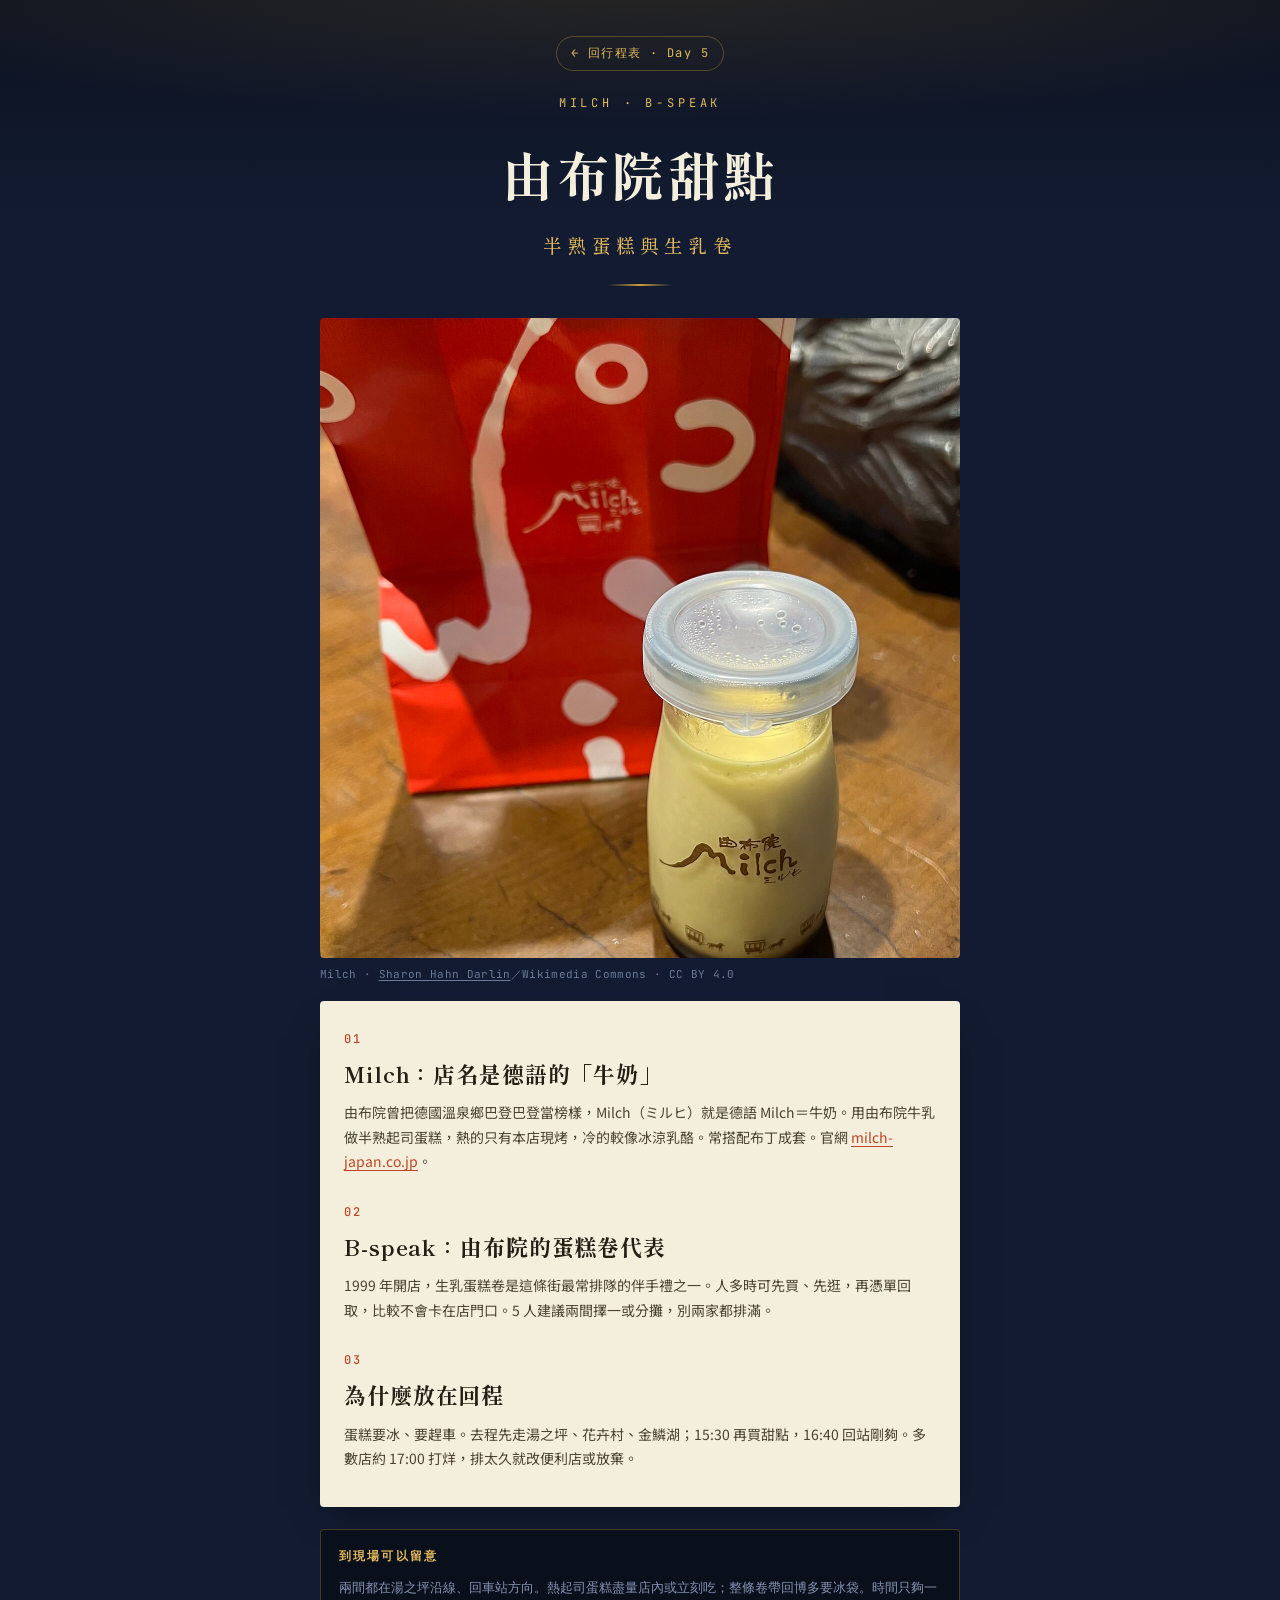
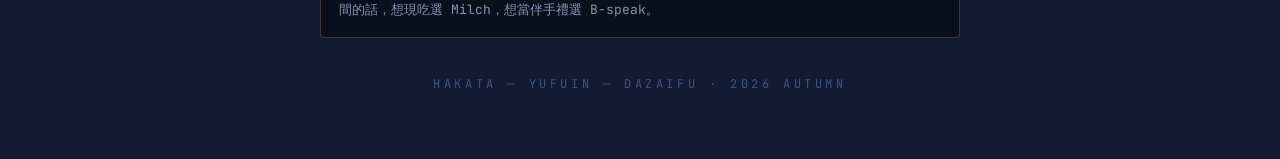
<file: yufuin-sweets.html>
<!DOCTYPE html>
<html lang="zh-Hant">
<head>
<meta charset="UTF-8">
<meta name="viewport" content="width=device-width, initial-scale=1.0">
<title>Milch 與 B-speak · 由布院兩款甜點</title>
<link rel="preconnect" href="https://fonts.googleapis.com">
<link rel="preconnect" href="https://fonts.gstatic.com" crossorigin>
<link href="https://fonts.googleapis.com/css2?family=Shippori+Mincho:wght@500;700;800&family=Noto+Sans+TC:wght@300;400;500;700&family=JetBrains+Mono:wght@400;500;700&display=swap" rel="stylesheet">
<link rel="stylesheet" href="spot.css">
<style>
  :root{ --bg:#121b31; --bg-deep:#0c1220; --paper:#f4efdd; --ink:#241e14; --ink-soft:#4a4331; --cream:#e9e2cd; --muted:#8593b3; --gold:#c89b3c; --gold-bright:#e0b95a; --vermillion:#bd4527; --font-display:'Shippori Mincho',serif; --font-body:'Noto Sans TC',sans-serif; --font-mono:'JetBrains Mono',monospace; --fs-base:16px; --fs-sm:14px; --fs-xs:13px; --fs-2xs:12px; }
  *{ box-sizing:border-box; margin:0; padding:0; }
  body{ background:var(--bg); color:var(--cream); font-family:var(--font-body); font-size:var(--fs-base); line-height:1.75; -webkit-font-smoothing:antialiased; }
  a{ color:inherit; }
  .hero{ position:relative; padding:36px 24px 32px; text-align:center; background:radial-gradient(ellipse 120% 80% at 50% -10%, rgba(200,155,60,0.16), transparent 60%), linear-gradient(180deg, var(--bg-deep), var(--bg) 70%); }
  .back{ display:inline-block; font-family:var(--font-mono); font-size:var(--fs-2xs); letter-spacing:0.12em; color:var(--gold-bright); text-decoration:none; border:1px solid rgba(200,155,60,0.35); border-radius:100px; padding:6px 14px; margin-bottom:22px; }
  .back:hover{ background:rgba(200,155,60,0.12); }
  .hero-eyebrow{ font-family:var(--font-mono); font-size:var(--fs-2xs); letter-spacing:0.32em; color:var(--gold-bright); text-transform:uppercase; }
  .hero-title{ font-family:var(--font-display); font-weight:800; font-size:clamp(32px,9vw,52px); letter-spacing:0.06em; margin:14px 0 6px; color:var(--paper); }
  .hero-title small{ display:block; font-size:0.36em; font-weight:500; letter-spacing:0.28em; color:var(--gold-bright); margin-top:10px; }
  .hero-rule{ width:64px; height:2px; margin:22px auto 0; background:linear-gradient(90deg, transparent, var(--gold), transparent); }
  main{ max-width:680px; margin:0 auto; padding:8px 20px 64px; }
  .card{ background:var(--paper); color:var(--ink); border-radius:4px; box-shadow:0 18px 40px -18px rgba(0,0,0,0.55); padding:28px 24px 8px; }
  .story{ margin-bottom:28px; }
  .story h2{ font-family:var(--font-display); font-size:22px; font-weight:700; letter-spacing:0.04em; margin-bottom:8px; }
  .story h2 span{ display:block; font-family:var(--font-mono); font-size:var(--fs-2xs); font-weight:500; letter-spacing:0.18em; color:var(--vermillion); margin-bottom:4px; }
  .story p{ color:var(--ink-soft); font-size:var(--fs-sm); margin-bottom:10px; }
  .story a{ color:var(--vermillion); text-underline-offset:3px; }
  .visit{ margin-top:22px; background:#0a0f1c; border:1px solid rgba(200,155,60,0.3); border-radius:4px; padding:16px 18px; font-family:var(--font-mono); }
  .visit h3{ color:var(--gold-bright); font-size:var(--fs-2xs); letter-spacing:0.18em; text-transform:uppercase; margin-bottom:10px; }
  .visit p{ font-size:var(--fs-xs); color:var(--muted); line-height:1.7; }
  .sign{ margin-top:36px; text-align:center; font-family:var(--font-mono); font-size:var(--fs-2xs); letter-spacing:0.3em; color:#3a5586; text-transform:uppercase; }
</style>
</head>
<body>
<header class="hero">
  <a class="back" href="index.html#day5">← 回行程表 · Day 5</a>
  <div class="hero-eyebrow">Milch · B-speak</div>
  <h1 class="hero-title">由布院甜點<small>半熟蛋糕與生乳卷</small></h1>
  <div class="hero-rule"></div>
</header>

<figure class="hero-photo portrait">
  <img src="images/sweets-milch.jpg" alt="Milch 布丁與紙袋" width="1280" height="1746">
  <figcaption>Milch · <a href="https://commons.wikimedia.org/wiki/File:Yufuin_Milch_pudding_%F0%9F%98%8B.jpg">Sharon Hahn Darlin</a>／Wikimedia Commons · CC BY 4.0</figcaption>
</figure>
<main>
  <div class="card">
    <section class="story">
      <h2><span>01</span>Milch：店名是德語的「牛奶」</h2>
      <p>由布院曾把德國溫泉鄉巴登巴登當榜樣，Milch（ミルヒ）就是德語 Milch＝牛奶。用由布院牛乳做半熟起司蛋糕，熱的只有本店現烤，冷的較像冰涼乳酪。常搭配布丁成套。官網 <a href="https://www.milch-japan.co.jp/" target="_blank" rel="noopener">milch-japan.co.jp</a>。</p>
    </section>
    <section class="story">
      <h2><span>02</span>B-speak：由布院的蛋糕卷代表</h2>
      <p>1999 年開店，生乳蛋糕卷是這條街最常排隊的伴手禮之一。人多時可先買、先逛，再憑單回取，比較不會卡在店門口。5 人建議兩間擇一或分攤，別兩家都排滿。</p>
    </section>
    <section class="story">
      <h2><span>03</span>為什麼放在回程</h2>
      <p>蛋糕要冰、要趕車。去程先走湯之坪、花卉村、金鱗湖；15:30 再買甜點，16:40 回站剛夠。多數店約 17:00 打烊，排太久就改便利店或放棄。</p>
    </section>
  </div>
  <div class="visit">
    <h3>到現場可以留意</h3>
    <p>兩間都在湯之坪沿線、回車站方向。熱起司蛋糕盡量店內或立刻吃；整條卷帶回博多要冰袋。時間只夠一間的話，想現吃選 Milch，想當伴手禮選 B-speak。</p>
  </div>
  <div class="sign">Hakata — Yufuin — Dazaifu · 2026 Autumn</div>
</main>
</body>
</html>
</file>
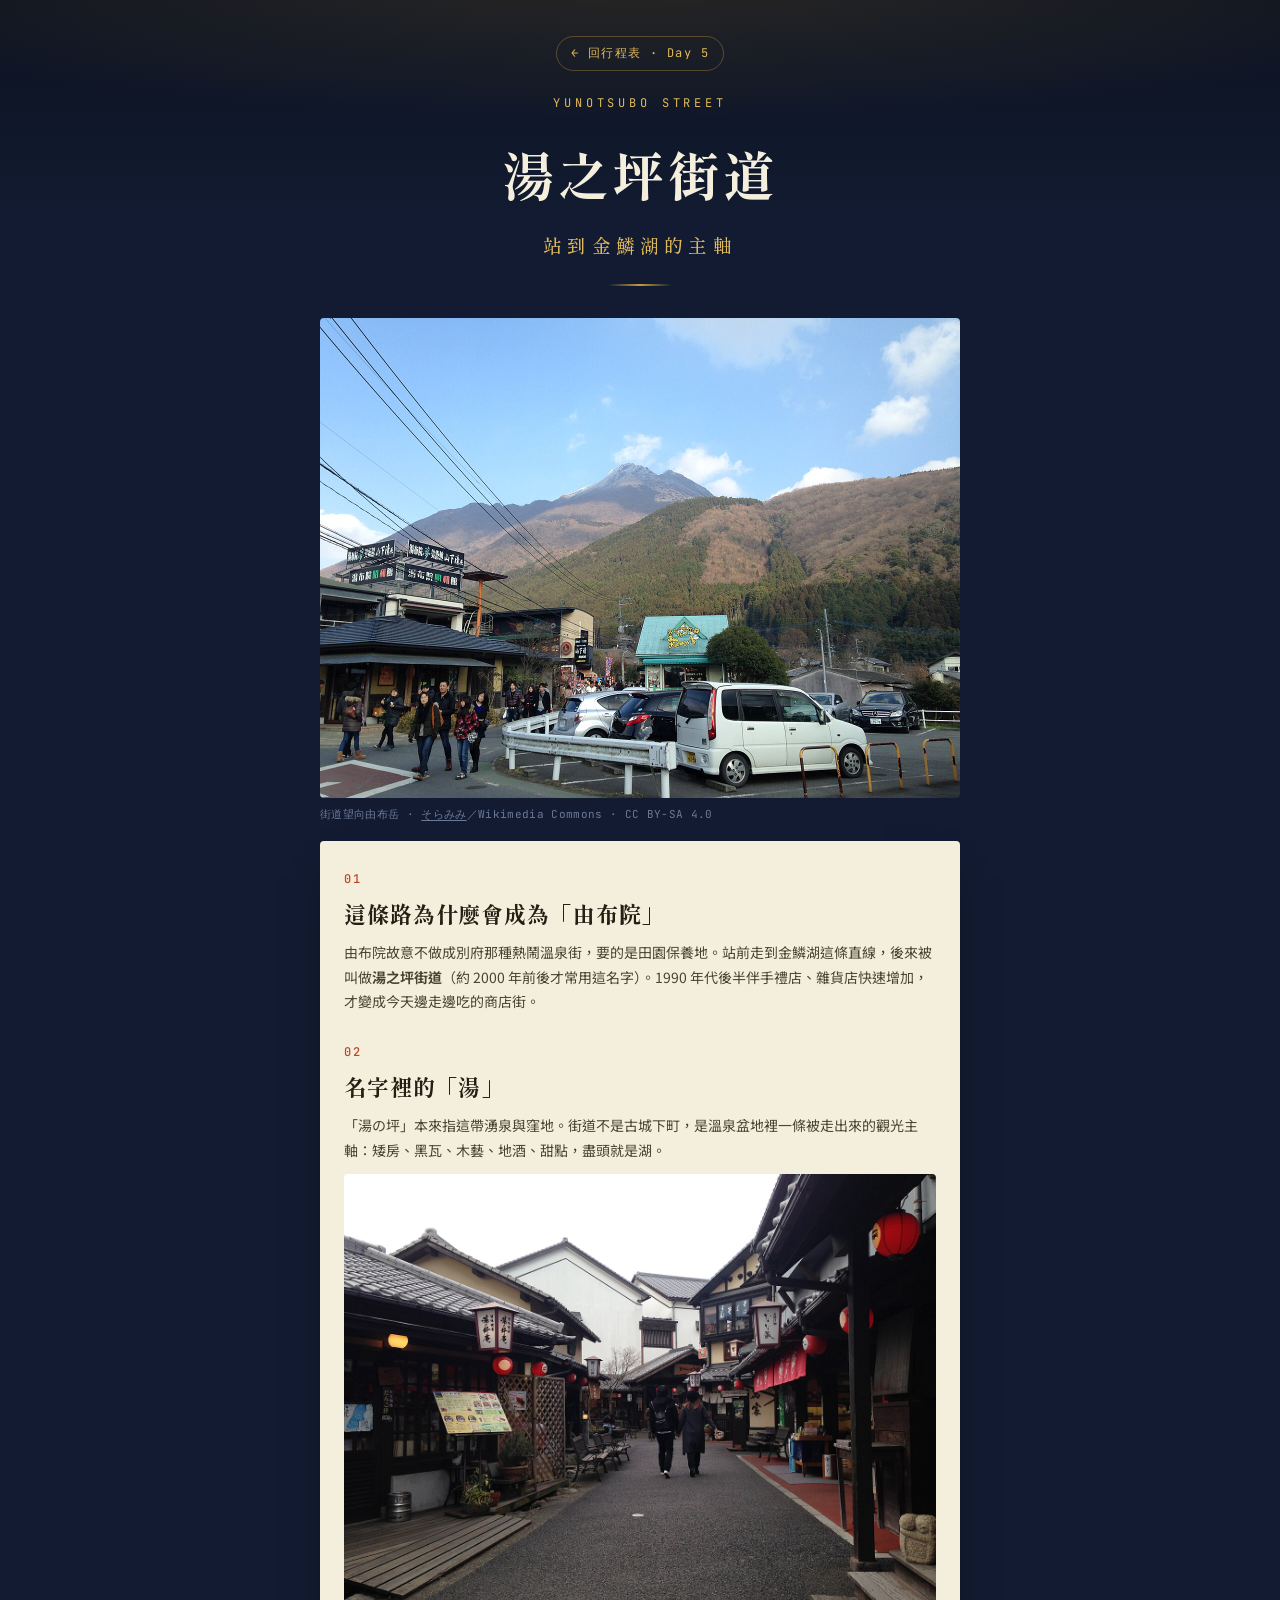
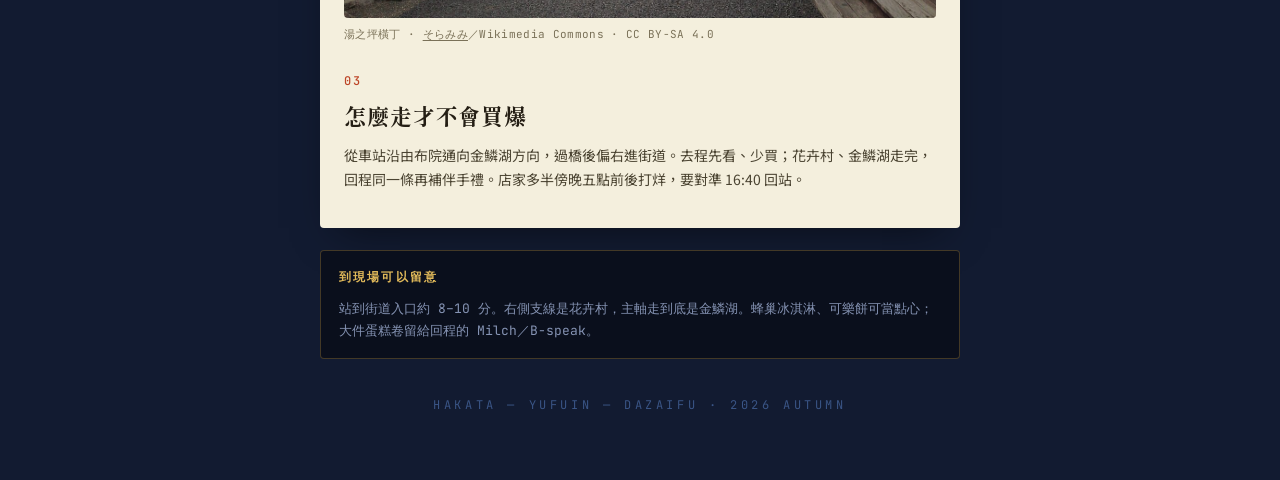
<file: yunotsubo.html>
<!DOCTYPE html>
<html lang="zh-Hant">
<head>
<meta charset="UTF-8">
<meta name="viewport" content="width=device-width, initial-scale=1.0">
<title>湯之坪街道 · 由布院怎麼逛</title>
<link rel="preconnect" href="https://fonts.googleapis.com">
<link rel="preconnect" href="https://fonts.gstatic.com" crossorigin>
<link href="https://fonts.googleapis.com/css2?family=Shippori+Mincho:wght@500;700;800&family=Noto+Sans+TC:wght@300;400;500;700&family=JetBrains+Mono:wght@400;500;700&display=swap" rel="stylesheet">
<link rel="stylesheet" href="spot.css">
<style>
  :root{ --bg:#121b31; --bg-deep:#0c1220; --paper:#f4efdd; --ink:#241e14; --ink-soft:#4a4331; --cream:#e9e2cd; --muted:#8593b3; --gold:#c89b3c; --gold-bright:#e0b95a; --vermillion:#bd4527; --font-display:'Shippori Mincho',serif; --font-body:'Noto Sans TC',sans-serif; --font-mono:'JetBrains Mono',monospace; --fs-base:16px; --fs-sm:14px; --fs-xs:13px; --fs-2xs:12px; }
  *{ box-sizing:border-box; margin:0; padding:0; }
  body{ background:var(--bg); color:var(--cream); font-family:var(--font-body); font-size:var(--fs-base); line-height:1.75; -webkit-font-smoothing:antialiased; }
  a{ color:inherit; }
  .hero{ position:relative; padding:36px 24px 32px; text-align:center; background:radial-gradient(ellipse 120% 80% at 50% -10%, rgba(200,155,60,0.16), transparent 60%), linear-gradient(180deg, var(--bg-deep), var(--bg) 70%); }
  .back{ display:inline-block; font-family:var(--font-mono); font-size:var(--fs-2xs); letter-spacing:0.12em; color:var(--gold-bright); text-decoration:none; border:1px solid rgba(200,155,60,0.35); border-radius:100px; padding:6px 14px; margin-bottom:22px; }
  .back:hover{ background:rgba(200,155,60,0.12); }
  .hero-eyebrow{ font-family:var(--font-mono); font-size:var(--fs-2xs); letter-spacing:0.32em; color:var(--gold-bright); text-transform:uppercase; }
  .hero-title{ font-family:var(--font-display); font-weight:800; font-size:clamp(32px,9vw,52px); letter-spacing:0.06em; margin:14px 0 6px; color:var(--paper); }
  .hero-title small{ display:block; font-size:0.36em; font-weight:500; letter-spacing:0.28em; color:var(--gold-bright); margin-top:10px; }
  .hero-rule{ width:64px; height:2px; margin:22px auto 0; background:linear-gradient(90deg, transparent, var(--gold), transparent); }
  main{ max-width:680px; margin:0 auto; padding:8px 20px 64px; }
  .card{ background:var(--paper); color:var(--ink); border-radius:4px; box-shadow:0 18px 40px -18px rgba(0,0,0,0.55); padding:28px 24px 8px; }
  .story{ margin-bottom:28px; }
  .story h2{ font-family:var(--font-display); font-size:22px; font-weight:700; letter-spacing:0.04em; margin-bottom:8px; }
  .story h2 span{ display:block; font-family:var(--font-mono); font-size:var(--fs-2xs); font-weight:500; letter-spacing:0.18em; color:var(--vermillion); margin-bottom:4px; }
  .story p{ color:var(--ink-soft); font-size:var(--fs-sm); margin-bottom:10px; }
  .story a{ color:var(--vermillion); text-underline-offset:3px; }
  .visit{ margin-top:22px; background:#0a0f1c; border:1px solid rgba(200,155,60,0.3); border-radius:4px; padding:16px 18px; font-family:var(--font-mono); }
  .visit h3{ color:var(--gold-bright); font-size:var(--fs-2xs); letter-spacing:0.18em; text-transform:uppercase; margin-bottom:10px; }
  .visit p{ font-size:var(--fs-xs); color:var(--muted); line-height:1.7; }
  .sign{ margin-top:36px; text-align:center; font-family:var(--font-mono); font-size:var(--fs-2xs); letter-spacing:0.3em; color:#3a5586; text-transform:uppercase; }
</style>
</head>
<body>
<header class="hero">
  <a class="back" href="index.html#day5">← 回行程表 · Day 5</a>
  <div class="hero-eyebrow">Yunotsubo Street</div>
  <h1 class="hero-title">湯之坪街道<small>站到金鱗湖的主軸</small></h1>
  <div class="hero-rule"></div>
</header>

<figure class="hero-photo">
  <img src="images/yunotsubo-yufudake.jpg" alt="從湯之坪街道望向由布岳" width="1280" height="960">
  <figcaption>街道望向由布岳 · <a href="https://commons.wikimedia.org/wiki/File:Mount_Yufudake_from_Yunotsubo_Street.JPG">そらみみ</a>／Wikimedia Commons · CC BY-SA 4.0</figcaption>
</figure>
<main>
  <div class="card">
    <section class="story">
      <h2><span>01</span>這條路為什麼會成為「由布院」</h2>
      <p>由布院故意不做成別府那種熱鬧溫泉街，要的是田園保養地。站前走到金鱗湖這條直線，後來被叫做<strong>湯之坪街道</strong>（約 2000 年前後才常用這名字）。1990 年代後半伴手禮店、雜貨店快速增加，才變成今天邊走邊吃的商店街。</p>
    </section>
    <section class="story">
      <h2><span>02</span>名字裡的「湯」</h2>
      <p>「湯の坪」本來指這帶湧泉與窪地。街道不是古城下町，是溫泉盆地裡一條被走出來的觀光主軸：矮房、黑瓦、木藝、地酒、甜點，盡頭就是湖。</p>
      <figure class="photo">
        <img src="images/yunotsubo-yokocho.jpg" alt="湯之坪橫丁商店街" width="1280" height="960" loading="lazy">
        <figcaption>湯之坪橫丁 · <a href="https://commons.wikimedia.org/wiki/File:Yunotsubo-Yokocho_in_Yufuin_Hot_Spring.JPG">そらみみ</a>／Wikimedia Commons · CC BY-SA 4.0</figcaption>
      </figure>
    </section>
    <section class="story">
      <h2><span>03</span>怎麼走才不會買爆</h2>
      <p>從車站沿由布院通向金鱗湖方向，過橋後偏右進街道。去程先看、少買；花卉村、金鱗湖走完，回程同一條再補伴手禮。店家多半傍晚五點前後打烊，要對準 16:40 回站。</p>
    </section>
  </div>
  <div class="visit">
    <h3>到現場可以留意</h3>
    <p>站到街道入口約 8–10 分。右側支線是花卉村，主軸走到底是金鱗湖。蜂巢冰淇淋、可樂餅可當點心；大件蛋糕卷留給回程的 Milch／B-speak。</p>
  </div>
  <div class="sign">Hakata — Yufuin — Dazaifu · 2026 Autumn</div>
</main>
</body>
</html>
</file>
<file: spot.css>
/* Shared photo layout for attraction intro pages */
.hero-photo{
  max-width: 680px;
  margin: 0 auto 10px;
  padding: 0 20px;
}
.photo{
  margin: 12px 0 16px;
}
.hero-photo img,
.photo img{
  display: block;
  width: 100%;
  height: auto;
  border-radius: 4px;
  background: #1a2438;
}
.hero-photo.portrait img,
.photo.portrait img{
  max-height: min(72vh, 640px);
  object-fit: cover;
  object-position: center 28%;
}
.hero-photo figcaption,
.photo figcaption{
  font-family: var(--font-mono);
  font-size: 11px;
  letter-spacing: 0.03em;
  line-height: 1.55;
  margin-top: 8px;
}
.hero-photo figcaption{
  color: #6b7a99;
  text-align: left;
}
.photo figcaption{
  color: #7a7158;
}
.hero-photo figcaption a,
.photo figcaption a{
  color: inherit;
  text-decoration: underline;
  text-underline-offset: 2px;
}
</file>
